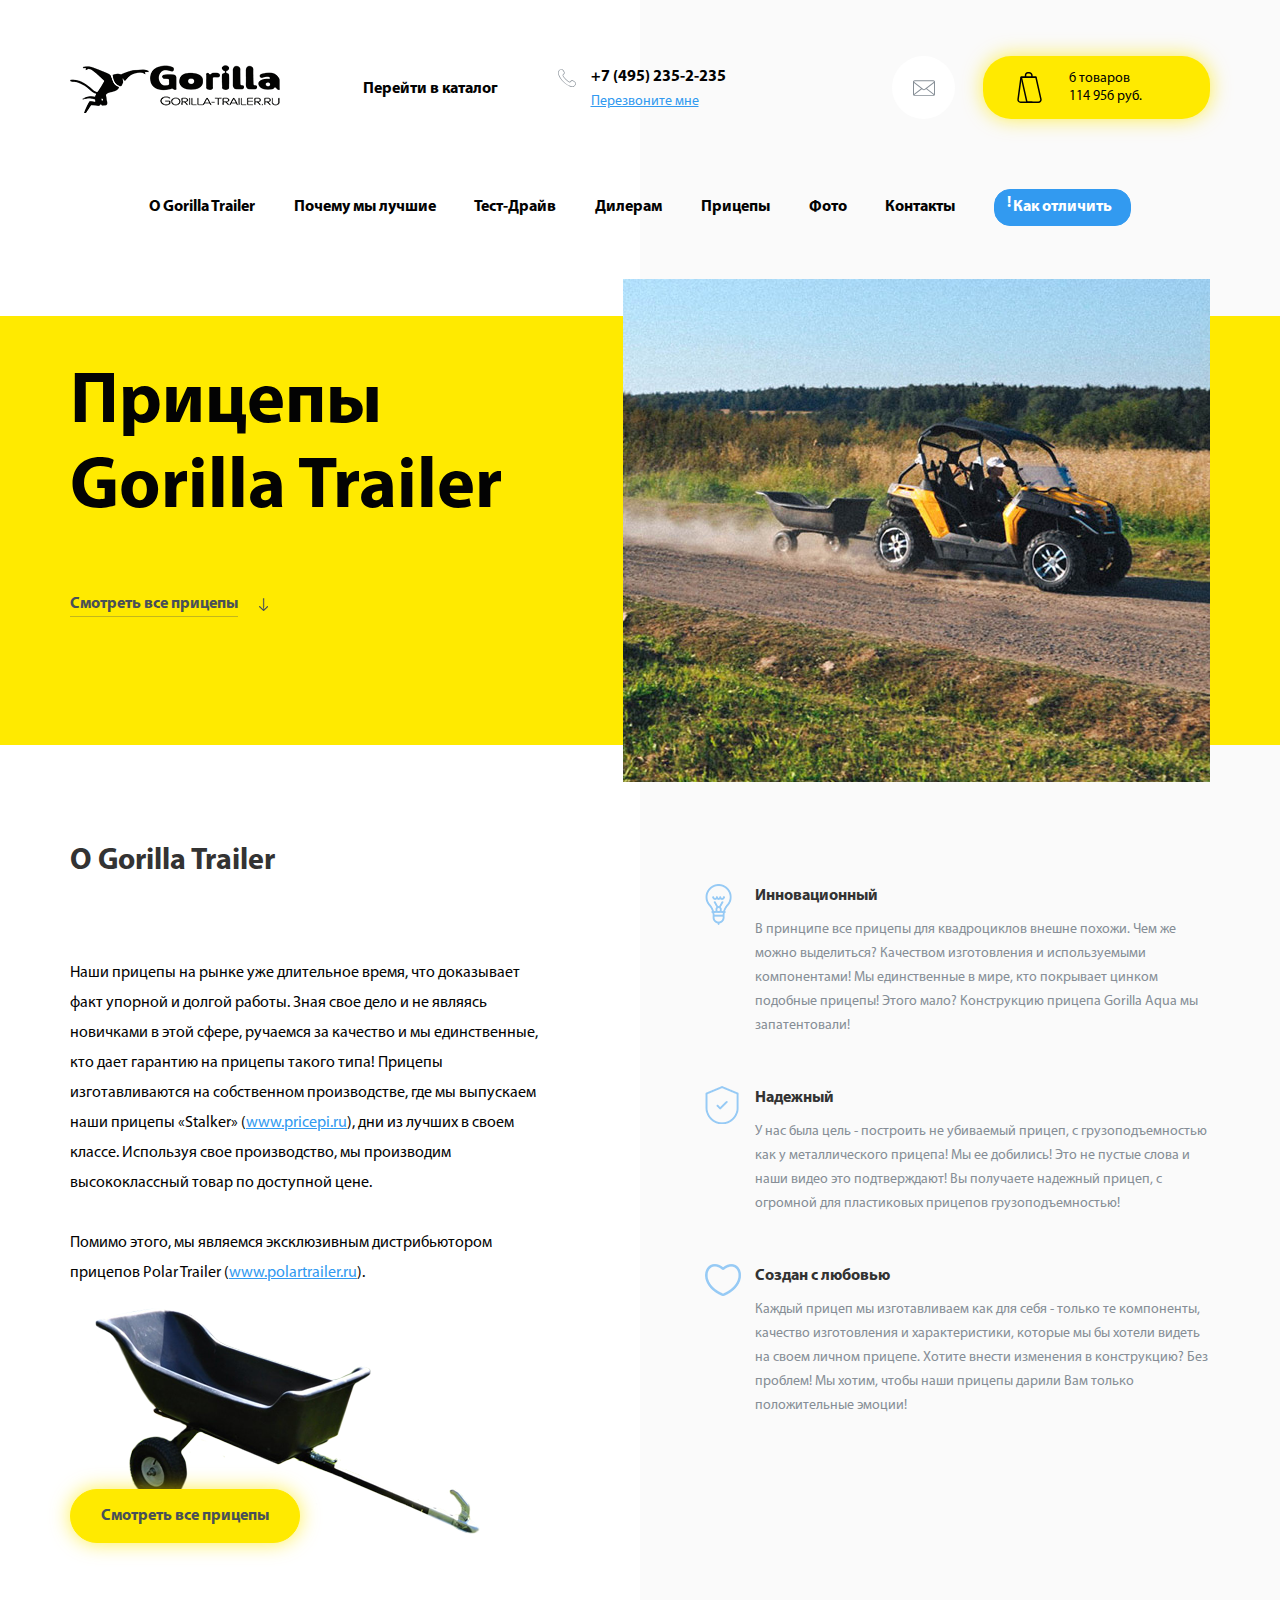
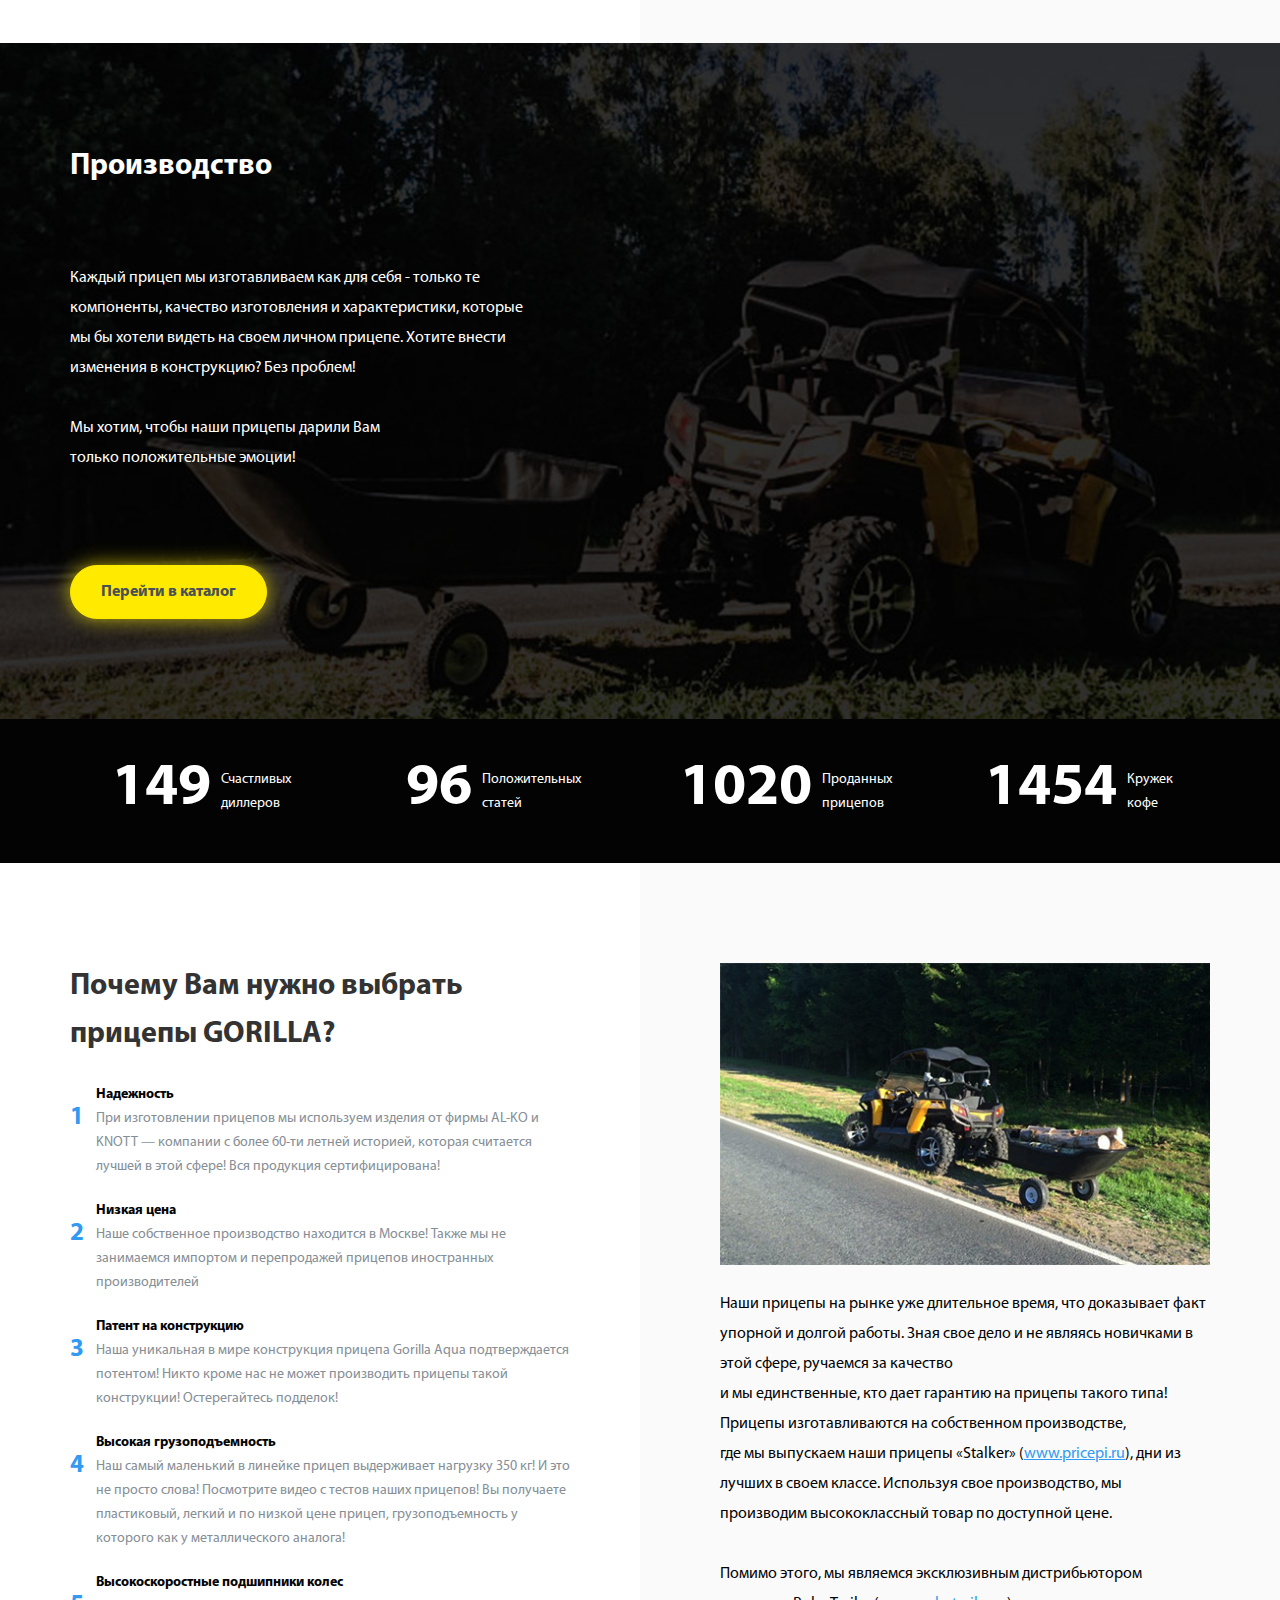
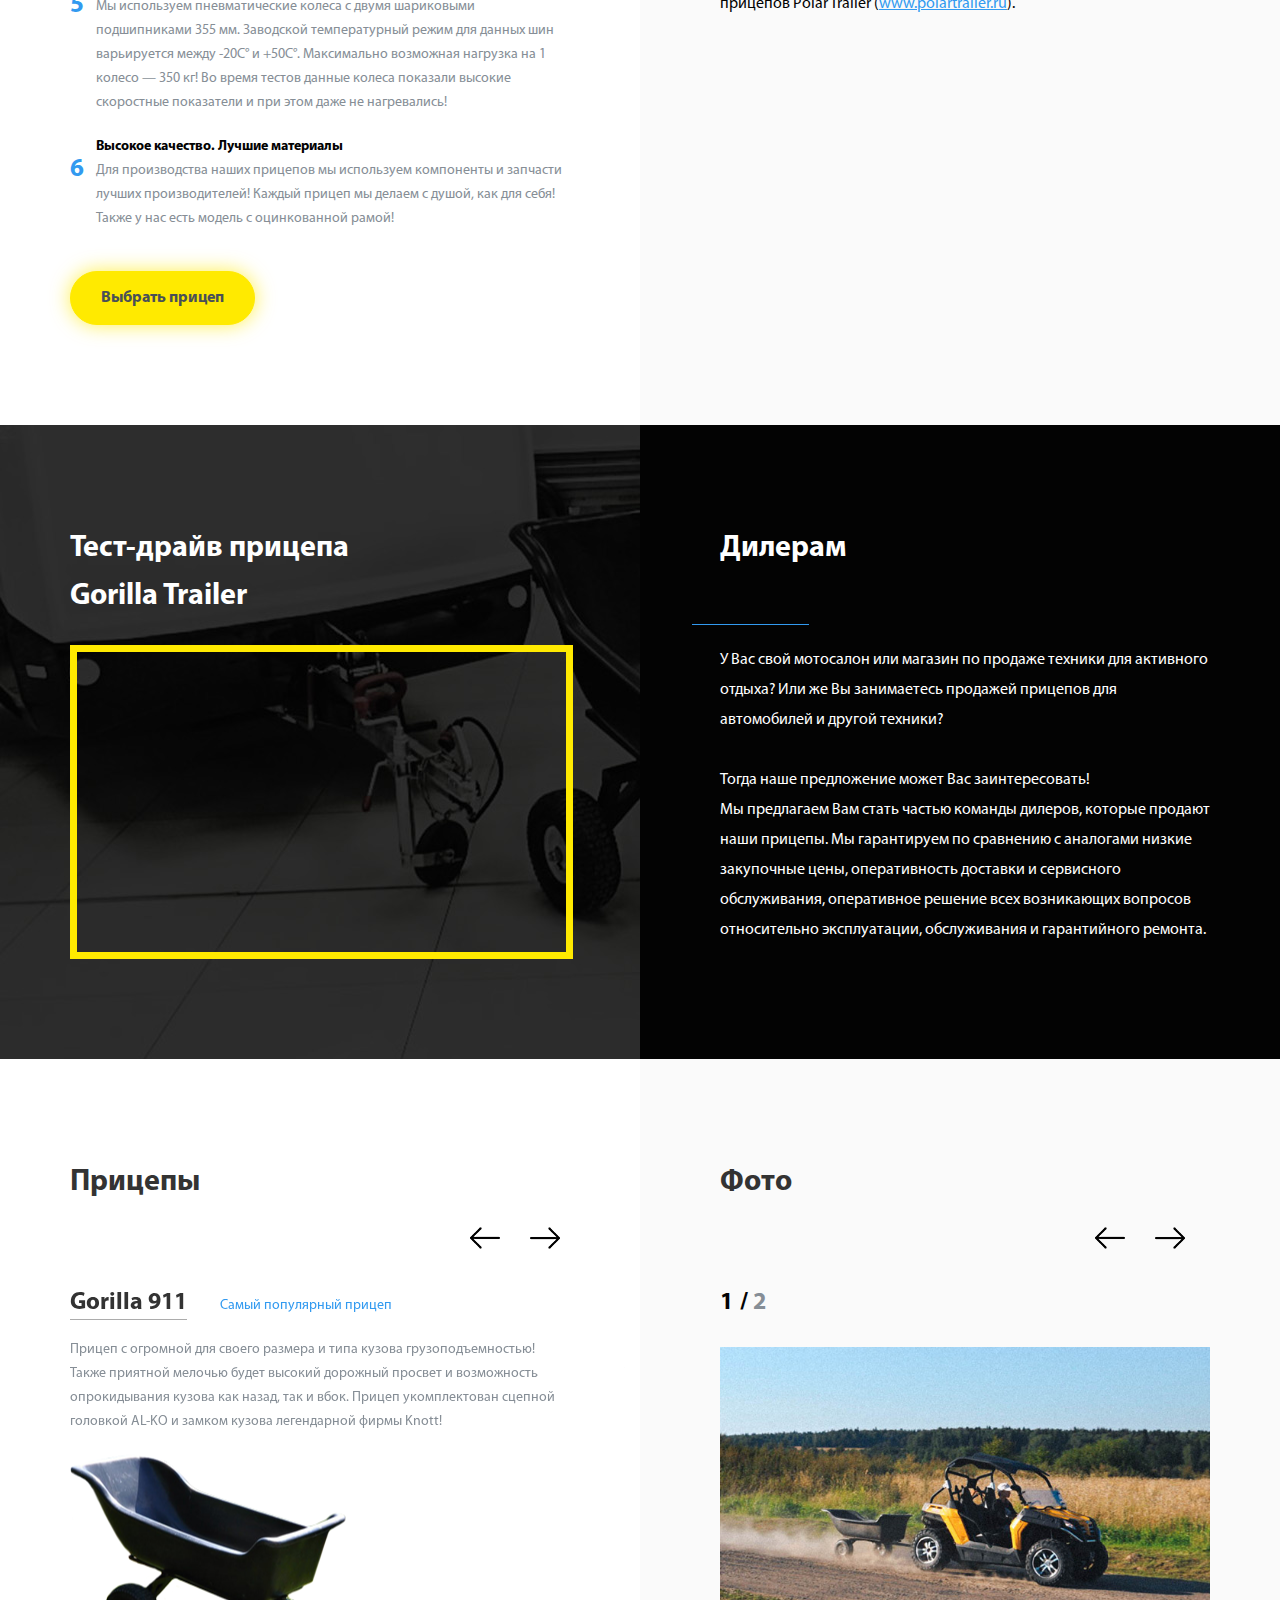
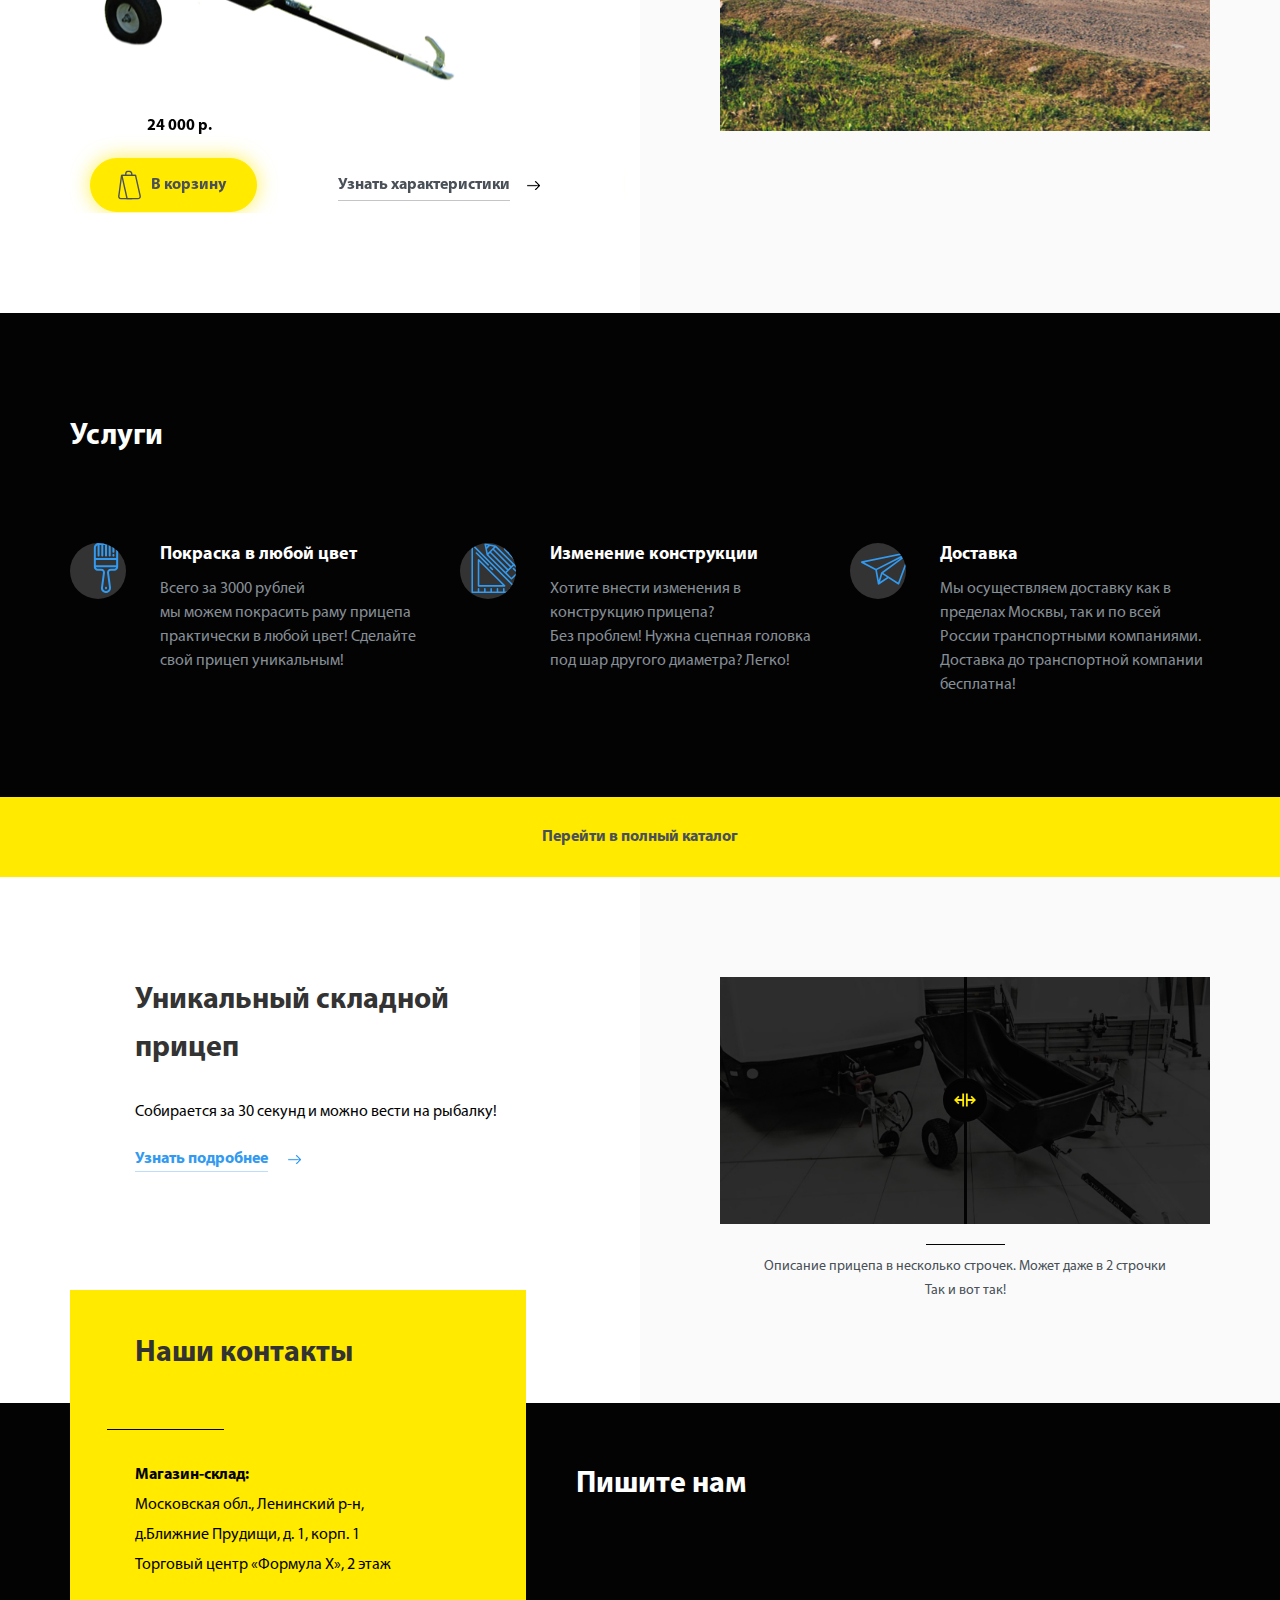
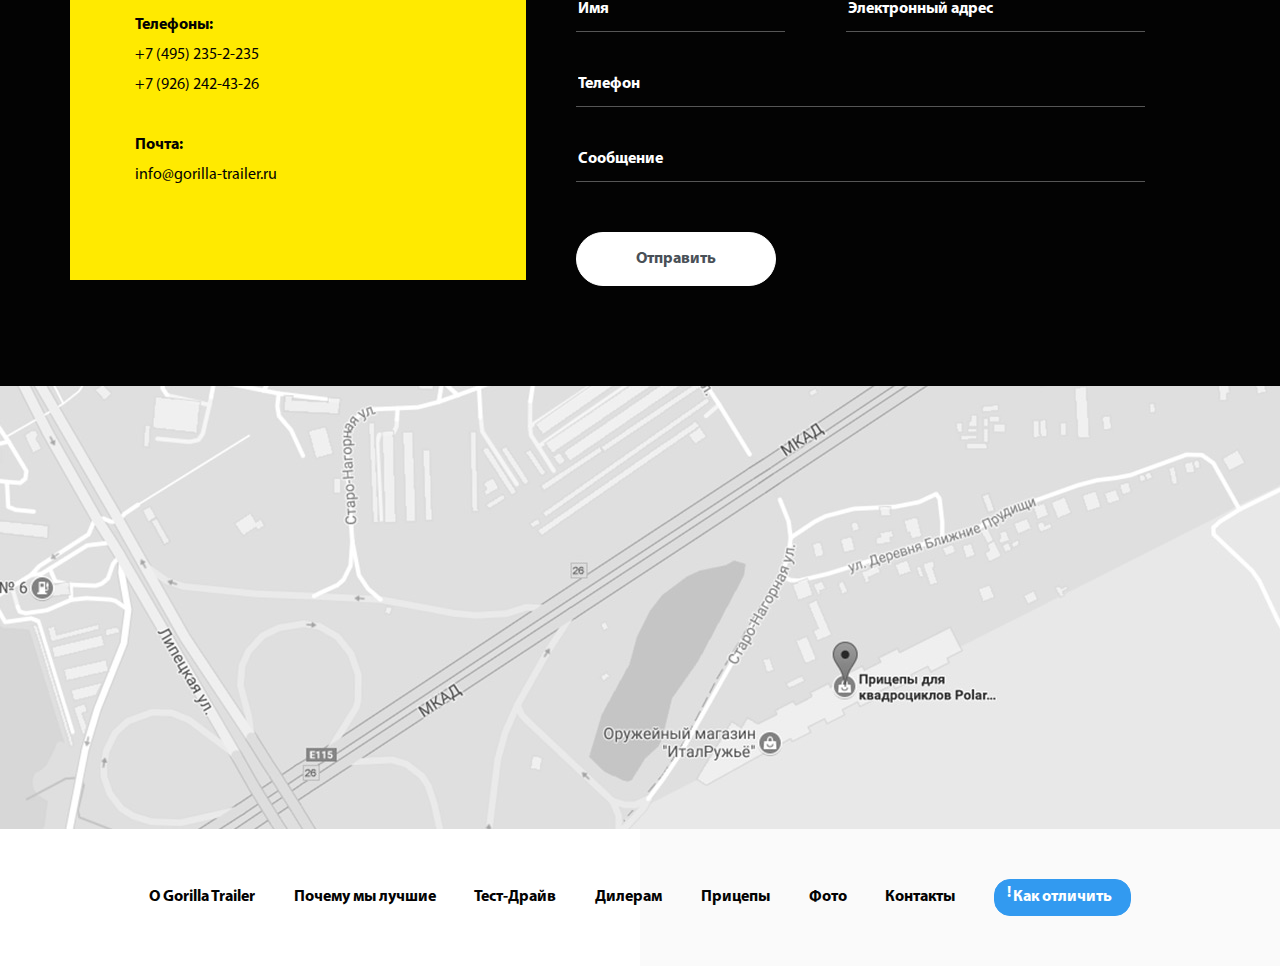
<file: app/index.html>
<!DOCTYPE html>
<html lang="ru">
<head>
	<meta charset="UTF-8">

	<title>Заголовок</title>

	<link rel="shortcut icon" href="img/favicon/favicon.ico" type="image/x-icon">
	<link rel="icon" href="img/favicon/apple-touch-icon.png">
	<link rel="icon" sizes="72x72" href="img/favicon/apple-touch-icon-72x72.png">
	<link rel="icon" sizes="114x114" href="img/favicon/apple-touch-icon-114x114.png">

	<meta http-equiv="X-UA-Compatible" content="IE=edge">
	<meta name="viewport" content="width=device-width, initial-scale=1">
	<!-- Styles -->
	<link rel="stylesheet" href="libs/bootstrap/bootstrap.min.css">
	<link rel="stylesheet" href="libs/OwlCarousel2/dist/assets/owl.carousel.min.css">
	<link rel="stylesheet" href="libs/OwlCarousel2/dist/assets/owl.theme.default.css">
	<link rel="stylesheet" href="libs/twentytwenty-master/css/twentytwenty.css">
	<link rel="stylesheet" href="libs/fancybox/dist/jquery.fancybox.min.css">
	<link rel="stylesheet" href="css/fonts.css">
	<link rel="stylesheet" href="css/main.css">
	<link rel="stylesheet" href="css/media.css">
	<!-- End_Styles -->
</head>
<body>
	<header class="header">
		<div class="container">
			<div class="row">
				<div class="col-lg-3 col-md-3 col-xs-6">
					<div class="header__h-logo">
						<a href="/" class="h-logo">
							<img src="img/header-logo.png" alt="logo" class="h-logo__img">
						</a>
					</div>
				</div>
				<div class="col-lg-2 col-md-2 hidden-sm hidden-xs">
					<div class="header__h-catalog">
						<a href="#" class="h-catalog">
							Перейти в каталог
						</a>
					</div>
				</div>
				<div class="col-lg-3 col-md-3 hidden-sm hidden-xs">
					<div class="header__h-phone">
						<div class="h-phone">
							<svg class="h-phone__icon" xmlns="http://www.w3.org/2000/svg" viewBox="0 0 29.731 29.731"><path d="M23.895 29.73c-1.237 0-2.73-.31-4.374-.93-3.6-1.357-7.52-4.04-11.034-7.555C4.97 17.73 2.286 13.81.928 10.208-.307 6.933-.31 4.245.92 3.015c.178-.177.358-.367.544-.563 1.123-1.18 2.392-2.51 4.074-2.45C6.698.05 7.82.77 8.97 2.202c3.398 4.225 1.866 5.73.093 7.477l-.313.31c-.29.29-.838 1.632 4.26 6.73 1.664 1.664 3.083 2.882 4.217 3.62.714.463 1.99 1.165 2.515.64l.315-.317c1.744-1.77 3.25-3.296 7.473.1 1.43 1.15 2.15 2.27 2.198 3.432.07 1.68-1.27 2.953-2.452 4.075-.195.186-.385.366-.562.542-.61.612-1.588.92-2.82.92zM5.418 1c-1.195 0-2.274 1.136-3.23 2.14-.19.203-.377.4-.56.582-.917.916-.824 3.323.236 6.134 1.31 3.472 3.913 7.266 7.33 10.683 3.416 3.414 7.208 6.017 10.68 7.326 2.812 1.062 5.22 1.152 6.134.237.183-.183.38-.37.58-.56 1.028-.976 2.193-2.082 2.142-3.31-.035-.842-.65-1.75-1.825-2.694-3.52-2.83-4.503-1.832-6.135-.177l-.32.323c-.78.78-2.047.608-3.767-.51-1.193-.776-2.667-2.038-4.38-3.75-4.23-4.23-5.583-6.82-4.26-8.147l.32-.316c1.66-1.632 2.66-2.617-.17-6.138C7.244 1.65 6.338 1.036 5.495 1h-.078z"/></svg>
							<div class="h-phone__number">
								+7 (495) 235-2-235
							</div>
							<a href="#callback" class="h-phone__callme">
								Перезвоните мне
							</a>
						</div>
					</div>
				</div>
				<div class="col-lg-4 col-md-4 col-xs-6">
					<div class="header__h-basket">
						<a href="#" class="h-basket">
							<svg class="h-basket__icon" xmlns="http://www.w3.org/2000/svg" viewBox="0 0 63 63"><path d="M49.56 63H26.315a1.5 1.5 0 0 1-1.464-1.17l-11.448-51A1.497 1.497 0 0 1 14.865 9h29.768a1.5 1.5 0 0 1 1.464 1.17l10.017 44.573a6.76 6.76 0 0 1-1.332 5.732A6.662 6.662 0 0 1 49.56 63zm-22.045-3H49.56c1.12 0 2.17-.51 2.88-1.4.728-.91 1-2.075.747-3.2L43.433 12H16.74l10.775 48z"/><path d="M36.512 63H13.437a6.687 6.687 0 0 1-5.032-2.3 6.796 6.796 0 0 1-1.625-5.382L12.85 10.3A1.5 1.5 0 0 1 14.338 9h30.175a1.5 1.5 0 0 1 0 3H15.65L9.75 55.72a3.806 3.806 0 0 0 .91 3.006A3.644 3.644 0 0 0 13.438 60h23.075a1.5 1.5 0 0 1 0 3z"/><path d="M36.44 11.5a1.5 1.5 0 0 1-1.5-1.5V6.99C34.94 4.863 32.763 3 30.77 3h-2.61c-1.978 0-3.223 1.827-3.223 3.99V10a1.5 1.5 0 0 1-3 0V6.99C21.94 3.2 24.557 0 28.16 0h2.61c3.653 0 7.167 3.2 7.167 6.99V10a1.5 1.5 0 0 1-1.5 1.5z"/></svg>
							<span class="h-basket__quantity">
								6 товаров
							</span>
							<span class="h-basket__price">
								114 956
							</span>
						</a>
					</div>
					<div class="header__h-letters">
						<a href="#" class="h-letters">
							<svg class="h-letters__icon" xmlns="http://www.w3.org/2000/svg" viewBox="0 0 524.184 524.184"><path d="M483.606 75.31H40.542C18.34 75.31 0 93.65 0 115.852v292.48c0 22.2 18.34 40.542 40.542 40.542h443.064c22.2 0 40.542-18.34 40.542-40.542v-292.48c.965-22.202-17.376-40.542-40.542-40.542zm-151.55 197.883L500.982 142.88v261.59L332.058 273.194zM41.507 99.443h442.1c7.72 0 14.478 5.79 16.41 12.548L276.07 285.74c-8.688 6.758-23.167 6.758-30.89 0L24.133 113.92c1.93-7.72 8.688-14.478 17.375-14.478zM24.133 404.47V144.81l166.994 129.348L24.132 404.47zm17.375 22.202c-1.93 0-3.86 0-4.826-.965l174.717-136.105 19.306 15.444c8.688 6.757 19.306 9.653 29.924 9.653 10.618 0 22.2-2.897 29.924-9.654l21.237-16.41 176.646 137.07c-1.93.965-2.896.965-4.826.965h-442.1z"/></svg>
						</a>
					</div>
					<div class="header__h-mobphone">
						<a href="#callback" class="h-mobphone">
							<svg class="h-mobphone__icon" xmlns="http://www.w3.org/2000/svg" viewBox="0 0 29.731 29.731"><path d="M23.895 29.73c-1.237 0-2.73-.31-4.374-.93-3.6-1.357-7.52-4.04-11.034-7.555C4.97 17.73 2.286 13.81.928 10.208-.307 6.933-.31 4.245.92 3.015c.178-.177.358-.367.544-.563 1.123-1.18 2.392-2.51 4.074-2.45C6.698.05 7.82.77 8.97 2.202c3.398 4.225 1.866 5.73.093 7.477l-.313.31c-.29.29-.838 1.632 4.26 6.73 1.664 1.664 3.083 2.882 4.217 3.62.714.463 1.99 1.165 2.515.64l.315-.317c1.744-1.77 3.25-3.296 7.473.1 1.43 1.15 2.15 2.27 2.198 3.432.07 1.68-1.27 2.953-2.452 4.075-.195.186-.385.366-.562.542-.61.612-1.588.92-2.82.92zM5.418 1c-1.195 0-2.274 1.136-3.23 2.14-.19.203-.377.4-.56.582-.917.916-.824 3.323.236 6.134 1.31 3.472 3.913 7.266 7.33 10.683 3.416 3.414 7.208 6.017 10.68 7.326 2.812 1.062 5.22 1.152 6.134.237.183-.183.38-.37.58-.56 1.028-.976 2.193-2.082 2.142-3.31-.035-.842-.65-1.75-1.825-2.694-3.52-2.83-4.503-1.832-6.135-.177l-.32.323c-.78.78-2.047.608-3.767-.51-1.193-.776-2.667-2.038-4.38-3.75-4.23-4.23-5.583-6.82-4.26-8.147l.32-.316c1.66-1.632 2.66-2.617-.17-6.138C7.244 1.65 6.338 1.036 5.495 1h-.078z"/></svg>
						</a>
					</div>
				</div>
			</div>
			<div class="row">
				<div class="col-lg-12">
					<div class="header__h-nav">
						<a href="#" class="h-nav__mobbtn">
							<svg class="h-nav__icon" xmlns="http://www.w3.org/2000/svg" width="16" height="16" viewBox="0 0 16 16"><path fill="#444" d="M0 1h16v3H0V1zM0 6h16v3H0V6zM0 11h16v3H0v-3z"/></svg>
						</a>
						<a href="#" class="h-catalog h-catalog-mob">
							Перейти в каталог
						</a>
						<ul class="h-nav">
							<li class="h-nav__item">
								<a href="#section1" class="h-nav__link">
									О Gorilla Trailer
								</a>
							</li>
							<li class="h-nav__item">
								<a href="#section2" class="h-nav__link">
									Почему мы лучшие
								</a>
							</li>
							<li class="h-nav__item">
								<a href="#section3" class="h-nav__link">
									Тест-Драйв
								</a>
							</li>
							<li class="h-nav__item">
								<a href="#section3" class="h-nav__link">
									Дилерам
								</a>
							</li>
							<li class="h-nav__item">
								<a href="#section4" class="h-nav__link">
									Прицепы
								</a>
							</li>
							<li class="h-nav__item">
								<a href="#section4" class="h-nav__link">
									Фото
								</a>
							</li>
							<li class="h-nav__item">
								<a href="#section5" class="h-nav__link">
									Контакты
								</a>
							</li>
							<li class="h-nav__item h-nav__item-last">
								<a href="#" class="h-nav__link">
									Как отличить
								</a>
							</li>
							<li class="h-nav__item h-nav__item-mob">
								<div class="header__h-letters">
									<a href="#" class="h-letters">
										<svg class="h-letters__icon" xmlns="http://www.w3.org/2000/svg" viewBox="0 0 524.184 524.184"><path d="M483.606 75.31H40.542C18.34 75.31 0 93.65 0 115.852v292.48c0 22.2 18.34 40.542 40.542 40.542h443.064c22.2 0 40.542-18.34 40.542-40.542v-292.48c.965-22.202-17.376-40.542-40.542-40.542zm-151.55 197.883L500.982 142.88v261.59L332.058 273.194zM41.507 99.443h442.1c7.72 0 14.478 5.79 16.41 12.548L276.07 285.74c-8.688 6.758-23.167 6.758-30.89 0L24.133 113.92c1.93-7.72 8.688-14.478 17.375-14.478zM24.133 404.47V144.81l166.994 129.348L24.132 404.47zm17.375 22.202c-1.93 0-3.86 0-4.826-.965l174.717-136.105 19.306 15.444c8.688 6.757 19.306 9.653 29.924 9.653 10.618 0 22.2-2.897 29.924-9.654l21.237-16.41 176.646 137.07c-1.93.965-2.896.965-4.826.965h-442.1z"/></svg>
									</a>
								</div>
								<div class="header__h-phone">
									<div class="h-phone">
										<svg class="h-phone__icon" xmlns="http://www.w3.org/2000/svg" viewBox="0 0 29.731 29.731"><path d="M23.895 29.73c-1.237 0-2.73-.31-4.374-.93-3.6-1.357-7.52-4.04-11.034-7.555C4.97 17.73 2.286 13.81.928 10.208-.307 6.933-.31 4.245.92 3.015c.178-.177.358-.367.544-.563 1.123-1.18 2.392-2.51 4.074-2.45C6.698.05 7.82.77 8.97 2.202c3.398 4.225 1.866 5.73.093 7.477l-.313.31c-.29.29-.838 1.632 4.26 6.73 1.664 1.664 3.083 2.882 4.217 3.62.714.463 1.99 1.165 2.515.64l.315-.317c1.744-1.77 3.25-3.296 7.473.1 1.43 1.15 2.15 2.27 2.198 3.432.07 1.68-1.27 2.953-2.452 4.075-.195.186-.385.366-.562.542-.61.612-1.588.92-2.82.92zM5.418 1c-1.195 0-2.274 1.136-3.23 2.14-.19.203-.377.4-.56.582-.917.916-.824 3.323.236 6.134 1.31 3.472 3.913 7.266 7.33 10.683 3.416 3.414 7.208 6.017 10.68 7.326 2.812 1.062 5.22 1.152 6.134.237.183-.183.38-.37.58-.56 1.028-.976 2.193-2.082 2.142-3.31-.035-.842-.65-1.75-1.825-2.694-3.52-2.83-4.503-1.832-6.135-.177l-.32.323c-.78.78-2.047.608-3.767-.51-1.193-.776-2.667-2.038-4.38-3.75-4.23-4.23-5.583-6.82-4.26-8.147l.32-.316c1.66-1.632 2.66-2.617-.17-6.138C7.244 1.65 6.338 1.036 5.495 1h-.078z"/></svg>
										<div class="h-phone__number">
											+7 (495) 235-2-235
										</div>
										<a href="#callback" class="h-phone__callme">
											Перезвоните мне
										</a>
									</div>
								</div>
							</li>
						</ul>
					</div>
				</div>
			</div>
		</div>
	</header>
	<div class="content">
		<div class="content__section content__section-yellow">
			<div class="container">
				<div class="row">
					<div class="col-lg-5 col-md-5">
						<div class="content__c-caption">
							<div class="c-caption c-caption-left">
								<h2 class="c-caption__title">
									Прицепы<br>Gorilla Trailer
								</h2>
								<a href="#section4" class="c-caption__anchor">
									Смотреть все прицепы
								</a>
							</div>
						</div>
					</div>
					<div class="col-lg-7 col-md-7">
						<div class="content__c-caption">
							<div class="c-caption c-caption-right">
								<img src="img/c-caption.jpg" alt="" class="c-caption__img">
							</div>
						</div>
					</div>
				</div>
			</div>
		</div>
		<div class="content__section content__section-first" id="section1">
			<div class="container">
				<div class="row">
					<div class="col-lg-6 col-md-6">
						<div class="container__c-aboutGT">
							<div class="aboutGT aboutGT-left">
								<h2 class="aboutGT__title">
									О Gorilla Trailer
								</h2><br>
								<p class="aboutGT__description">
									Наши прицепы на рынке уже длительное время, что доказывает факт упорной и долгой работы. Зная свое дело и не являясь новичками в этой сфере, ручаемся за качество и мы единственные, кто дает гарантию на прицепы такого типа! Прицепы изготавливаются на собственном производстве, где мы выпускаем наши прицепы «Stalker» (<a href="#">www.pricepi.ru</a>), дни из лучших в своем классе. Используя свое производство, мы производим высококлассный товар по доступной цене.<br><br>Помимо этого, мы являемся эксклюзивным дистрибьютором прицепов Polar Trailer (<a href="#">www.polartrailer.ru</a>).
								</p><br>
								<div style="text-align: left; padding-left: 25px;">
									<img src="img/tel-g.png" alt="" class="aboutGT__img">
								</div>
								<a href="#" class="btn aboutGT__btn">
									Смотреть все прицепы
								</a>
							</div>
						</div>
					</div>
					<div class="col-lg-6 col-md-6">
						<div class="container__c-aboutGT">
							<div class="aboutGT aboutGT-right">
								<div class="aboutGT__item" style="background-image: url(img/icons/lamp.png);">
									<b class="aboutGT__subtitle">
										Инновационный
									</b>
									<p class="aboutGT__subdescription">
										В принципе все прицепы для квадроциклов внешне похожи. Чем же можно выделиться? Качеством изготовления и используемыми компонентами! Мы единственные в мире, кто покрывает цинком подобные прицепы! Этого мало? Конструкцию прицепа Gorilla Aqua мы запатентовали!
									</p>
								</div>
								<div class="aboutGT__item" style="background-image: url(img/icons/nad.png);">
									<b class="aboutGT__subtitle">
										Надежный
									</b>
									<p class="aboutGT__subdescription">
										У нас была цель - построить не убиваемый прицеп, с грузоподъемностью как у металлического прицепа! Мы ее добились! Это не пустые слова и наши видео это подтверждают! Вы получаете надежный прицеп, с огромной для пластиковых прицепов грузоподъемностью!
									</p>
								</div>
								<div class="aboutGT__item" style="background-image: url(img/icons/love.png);">
									<b class="aboutGT__subtitle">
										Создан с любовью
									</b>
									<p class="aboutGT__subdescription">
										Каждый прицеп мы изготавливаем как для себя - только те компоненты, качество изготовления и характеристики, которые мы бы хотели видеть на своем личном прицепе. Хотите внести изменения в конструкцию? Без проблем! Мы хотим, чтобы наши прицепы дарили Вам только положительные эмоции!
									</p>
								</div>
							</div>
						</div>
					</div>
				</div>
			</div>
		</div>
		<div class="content__section content__section-second" style="background-image: url(img/manufacture.jpg);">
			<div class="container">
				<div class="row">
					<div class="col-lg-5 col-md-6 col-sm-6 col-xs-12">
						<div class="content__c-manufacture">
							<div class="c-manufacture">
								<h2 class="aboutGT__title c-manufacture__title">
									Производство
								</h2><br>
								<p class="aboutGT__description c-manufacture__description">
									Каждый прицеп мы изготавливаем как для себя - только те компоненты, качество изготовления и характеристики, которые мы бы хотели видеть на своем личном прицепе. Хотите внести изменения в конструкцию? Без проблем!<br><br>Мы хотим, чтобы наши прицепы дарили Вам<br>только положительные эмоции!
								</p>
								<a href="#" class="btn c-manufacture__button">
									Перейти в каталог
								</a>
							</div>
						</div>
					</div>
				</div>
			</div>
			<div class="c-manufacture__line">
				<div class="container">
					<div class="row">
						<div class="col-lg-3 col-md-3">
							<div class="c-manufacture__item">
								<div class="c-manufacture__quantity">
									149
								</div>
								<div class="c-manufacture__subtitle">
									Счастливых<br>диллеров
								</div>
							</div>
						</div>
						<div class="col-lg-3 col-md-3">
							<div class="c-manufacture__item">
								<div class="c-manufacture__quantity">
									96
								</div>
								<div class="c-manufacture__subtitle">
									Положительных<br>статей
								</div>
							</div>
						</div>
						<div class="col-lg-3 col-md-3">
							<div class="c-manufacture__item">
								<div class="c-manufacture__quantity">
									1020
								</div>
								<div class="c-manufacture__subtitle">
									Проданных<br>прицепов
								</div>
							</div>
						</div>
						<div class="col-lg-3 col-md-3">
							<div class="c-manufacture__item">
								<div class="c-manufacture__quantity">
									1454
								</div>
								<div class="c-manufacture__subtitle">
									Кружек<br>кофе
								</div>
							</div>
						</div>
					</div>
				</div>
			</div>
		</div>
		<div class="content__section content__section-third" id="section2">
			<div class="container">
				<div class="row">
					<div class="col-md-6">
						<div class="copntainer__c-why">
							<div class="c-why c-why-left">
								<h2 class="aboutGT__title c-why__title">
									Почему Вам нужно выбрать прицепы GORILLA?
								</h2><br>
								<ol class="c-why__list">
									<li class="c-why__item">
										<div class="c-why__num">
											1
										</div>
										<b class="c-why__subtitle">
											Надежность
										</b>
										<p class="c-why__subdescription">
											При изготовлении прицепов мы используем изделия от фирмы AL-KO и KNOTT — компании с более 60-ти летней историей, которая считается лучшей в этой сфере! Вся продукция сертифицирована!
										</p>
									</li>
									<li class="c-why__item">
										<div class="c-why__num">
											2
										</div>
										<b class="c-why__subtitle">
											Низкая цена
										</b>
										<p class="c-why__subdescription">
											Наше собственное производство находится в Москве! Также мы не занимаемся импортом и перепродажей прицепов иностранных производителей
										</p>
									</li>
									<li class="c-why__item">
										<div class="c-why__num">
											3
										</div>
										<b class="c-why__subtitle">
											Патент на конструкцию
										</b>
										<p class="c-why__subdescription">
											Наша уникальная в мире конструкция прицепа Gorilla Aqua подтверждается потентом! Никто кроме нас не может производить прицепы такой конструкции! Остерегайтесь подделок!
										</p>
									</li>
									<li class="c-why__item">
										<div class="c-why__num">
											4
										</div>
										<b class="c-why__subtitle">
											Высокая грузоподъемность
										</b>
										<p class="c-why__subdescription">
											Наш самый маленький в линейке прицеп выдерживает нагрузку 350 кг! И это не просто слова! Посмотрите видео с тестов наших прицепов! Вы получаете пластиковый, легкий и по низкой цене прицеп, грузоподъемность у которого как у металлического аналога!
										</p>
									</li>
									<li class="c-why__item">
										<div class="c-why__num">
											5
										</div>
										<b class="c-why__subtitle">
											Высокоскоростные подшипники колес
										</b>
										<p class="c-why__subdescription">
											Мы используем пневматические колеса с двумя шариковыми подшипниками 355 мм. Заводской температурный режим для данных шин варьируется между -20С° и +50С°. Максимально возможная нагрузка на 1 колесо — 350 кг! Во время тестов данные колеса показали высокие скоростные показатели и при этом даже не нагревались!
										</p>
									</li>
									<li class="c-why__item">
										<div class="c-why__num">
											6
										</div>
										<b class="c-why__subtitle">
											Высокое качество. Лучшие материалы
										</b>
										<p class="c-why__subdescription">
											Для производства наших прицепов мы используем компоненты и запчасти лучших производителей! Каждый прицеп мы делаем с душой, как для себя! Также у нас есть модель с оцинкованной рамой!
										</p>
									</li>
								</ol>
								<a href="#" class="btn c-why__button">
									Выбрать прицеп
								</a>
							</div>
						</div>
					</div>
					<div class="col-md-6">
						<div class="copntainer__c-why">
							<div class="c-why c-why-right">
								<img src="img/c-why.jpg" alt="" class="c-why__img">
								<p class="aboutGT__description c-why__description">
									Наши прицепы на рынке уже длительное время, что доказывает факт упорной и долгой работы. Зная свое дело и не являясь новичками в этой сфере, ручаемся за качество<br>и мы единственные, кто дает гарантию на прицепы такого типа! Прицепы изготавливаются на собственном производстве,<br>где мы выпускаем наши прицепы «Stalker» (<a href="#">www.pricepi.ru</a>), дни из лучших в своем классе. Используя свое производство, мы производим высококлассный товар по доступной цене.<br><br>Помимо этого, мы являемся эксклюзивным дистрибьютором прицепов Polar Trailer (<a href="#">www.polartrailer.ru</a>).
								</p>
							</div>
						</div>
					</div>
				</div>
			</div>
		</div>
		<div class="content__section content__section-fourth" style="background-image: url(img/c-dealers.jpg);" id="section3">
			<div class="c-dealers__patent">
				<div class="container">
					<div class="row">
						<div class="col-md-6 col-md-offset-6">
							<div class="c-dealers__wrapper">
								<span class="c-dealers__info">«Мы имеем патент на один из прицепов.<br>
								А так же авторское заключение.»</span>
							</div>
						</div>
					</div>
				</div>
			</div>
			<div class="container">
				<div class="row">
					<div class="col-lg-6 col-lg-push-6 col-md-6 col-md-push-6">
						<div class="container__c-dealers">
							<div class="c-dealers c-dealers-right c-why-right">
								<h2 class="aboutGT__title c-manufacture__title c-dealers__title">
									Дилерам
								</h2><br>
								<p class="aboutGT__description c-dealers__description">
									У Вас свой мотосалон или магазин по продаже техники для активного отдыха? Или же Вы занимаетесь продажей прицепов для автомобилей и другой техники?<br><br>Тогда наше предложение может Вас заинтересовать!<br>Мы предлагаем Вам стать частью команды дилеров, которые продают наши прицепы. Мы гарантируем по сравнению с аналогами низкие закупочные цены, оперативность доставки и сервисного обслуживания, оперативное решение всех возникающих вопросов относительно эксплуатации, обслуживания и гарантийного ремонта. 
							</div>
						</div>
					</div>
					<div class="col-lg-6 col-lg-pull-6 col-md-6 col-md-pull-6">
						<div class="container__c-dealers">
							<div class="c-dealers c-dealers-left c-why-left">
								<h2 class="aboutGT__title c-manufacture__title">
									Тест-драйв прицепа<br>Gorilla Trailer
								</h2><br>
								<div class="c-dealers__video">
									<iframe width="560" height="315" src="https://www.youtube.com/embed/OKQ85j46p0g?rel=0&amp;controls=0&amp;showinfo=0" frameborder="0" allowfullscreen></iframe>
								</div>
							</div>
						</div>
					</div>
				</div>
			</div>
		</div>
		<div class="content__section content__section-fifth" id="section4">
			<div class="container">
				<div class="row">
					<div class="col-md-6">
						<div class="content__c-trailers">
							<div class="c-trailers">
								<h2 class="aboutGT__title c-why__title">
									Прицепы
								</h2><br>
								<div class="c-trailers__slider owl-carousel">
									<div class="c-trailers__item">
										<a href="#" class="c-trailers__subtitle">
											Gorilla 911
										</a>
										<span class="c-trailers__mark">
											Самый популярный прицеп
										</span>
										<p class="c-trailers__description">
											Прицеп с огромной для своего размера и типа кузова грузоподъемностью! Также приятной мелочью будет высокий дорожный просвет и возможность опрокидывания кузова как назад, так и вбок. Прицеп укомплектован сцепной головкой AL-KO и замком кузова легендарной фирмы Knott!
										</p>
										<div class="c-trailers__photo">
											<img src="img/tel-g.png" alt="" class="c-trailers__img">
										</div>
										<div class="c-trailers__price">
											24 000
										</div>
										<div class="c-trailers__bottom">
											<a href="#" class="btn c-trailers__button">
												<svg xmlns="http://www.w3.org/2000/svg" viewBox="0 0 63 63"><path d="M49.56 63H26.315a1.5 1.5 0 0 1-1.464-1.17l-11.448-51A1.497 1.497 0 0 1 14.865 9h29.768a1.5 1.5 0 0 1 1.464 1.17l10.017 44.573a6.76 6.76 0 0 1-1.332 5.732A6.662 6.662 0 0 1 49.56 63zm-22.045-3H49.56c1.12 0 2.17-.51 2.88-1.4.728-.91 1-2.075.747-3.2L43.433 12H16.74l10.775 48z"/><path d="M36.512 63H13.437a6.687 6.687 0 0 1-5.032-2.3 6.796 6.796 0 0 1-1.625-5.382L12.85 10.3A1.5 1.5 0 0 1 14.338 9h30.175a1.5 1.5 0 0 1 0 3H15.65L9.75 55.72a3.806 3.806 0 0 0 .91 3.006A3.644 3.644 0 0 0 13.438 60h23.075a1.5 1.5 0 0 1 0 3z"/><path d="M36.44 11.5a1.5 1.5 0 0 1-1.5-1.5V6.99C34.94 4.863 32.763 3 30.77 3h-2.61c-1.978 0-3.223 1.827-3.223 3.99V10a1.5 1.5 0 0 1-3 0V6.99C21.94 3.2 24.557 0 28.16 0h2.61c3.653 0 7.167 3.2 7.167 6.99V10a1.5 1.5 0 0 1-1.5 1.5z"/></svg>
												В корзину
											</a>
											<div class="c-trailers__info-wpi">
												<a href="#" class="c-trailers__info">
													Узнать характеристики
												</a>
											</div>
										</div>
									</div>
									<div class="c-trailers__item">
										<a href="#" class="c-trailers__subtitle">
											Gorilla 1500
										</a>
										<span class="c-trailers__mark">
											Самый популярный прицеп
										</span>
										<p class="c-trailers__description">
											Прицеп с огромной для своего размера и типа кузова грузоподъемностью! Также приятной мелочью будет высокий дорожный просвет и возможность опрокидывания кузова как назад, так и вбок. Прицеп укомплектован сцепной головкой AL-KO и замком кузова легендарной фирмы Knott!
										</p>
										<div class="c-trailers__photo">
											<img src="img/tel-g.png" alt="" class="c-trailers__img">
										</div>
										<div class="c-trailers__price">
											24 000
										</div>
										<div class="c-trailers__bottom">
											<a href="#" class="btn c-trailers__button">
												В корзину
											</a>
											<a href="#" class="c-trailers__info">
												Узнать характеристики
											</a>
										</div>
									</div>
								</div>
							</div>
						</div>
					</div>
					<div class="col-md-6">
						<div class="content__c-photos">
							<div class="c-photos">
								<h2 class="aboutGT__title c-why__title">
									Фото
								</h2><br>
								<span class="c-photos__count">
									<span>1</span> 2
								</span><br>
								<div class="c-photos__slider owl-carousel">
									<div class="c-photos__item">
										<img src="img/c-caption.jpg" alt="" class="c-photos__img">
									</div>
									<div class="c-photos__item">
										<img src="img/c-dealers.jpg" alt="" class="c-photos__img">
									</div>
								</div>
							</div>
						</div>
					</div>
				</div>
			</div>
		</div>
		<div class="content__section content__section-sixth">
			<div class="container">
				<div class="row">
					<div class="col-md-12">
						<div class="container__c-services">
							<div class="c-services">
								<h2 class="aboutGT__title c-manufacture__title">
									Услуги
								</h2><br>
							</div>
						</div>
					</div>
				</div>
				<div class="row">
					<div class="col-md-4">
						<div class="container__c-services">
							<div class="c-services">
								<div class="c-services__item">
									<i class="c-services__icon">
										<svg xmlns="http://www.w3.org/2000/svg" viewBox="0 0 512 512"><path d="M331.842 0H180.157c-26.74 0-48.496 21.755-48.496 48.496v197.492c0 20.805 16.928 37.733 37.734 37.733h37.624c5.328 0 10.195 2.21 13.704 6.218 3.51 4.01 5.053 9.125 4.346 14.406l-19.995 149.46a51.382 51.382 0 0 0 89.59 40.65 51.375 51.375 0 0 0 12.262-40.65l-19.992-149.46c-.707-5.282.836-10.398 4.345-14.407 3.51-4.01 8.376-6.217 13.704-6.217h37.624c20.805 0 37.733-16.928 37.733-37.733V48.497C380.337 21.754 358.582 0 331.84 0zm10.763 263.323H304.98a38.61 38.61 0 0 0-38.266 43.727l19.994 149.46a30.98 30.98 0 0 1-54.023 24.512 30.98 30.98 0 0 1-7.394-24.51l19.996-149.462a38.61 38.61 0 0 0-38.267-43.727h-37.625c-8.644 0-15.83-6.36-17.126-14.645h207.46c-1.295 8.285-8.48 14.645-17.125 14.645zm17.335-35.043H152.06v-53.693h207.88v53.693zm0-74.092H152.06V48.496c0-11.8 7.315-21.918 17.647-26.074v104.92c0 5.633 4.566 10.2 10.2 10.2s10.198-4.567 10.198-10.2V20.4h17.65v106.944c0 5.632 4.565 10.2 10.198 10.2s10.2-4.568 10.2-10.2V20.398H245.8v106.944c0 5.632 4.566 10.2 10.2 10.2 5.63 0 10.198-4.568 10.198-10.2V20.398h17.65v106.944c0 5.632 4.566 10.2 10.198 10.2s10.2-4.568 10.2-10.2V20.398h17.647v69.898c0 5.632 4.567 10.2 10.2 10.2 5.63 0 10.198-4.568 10.198-10.2V22.42c10.333 4.156 17.65 14.275 17.65 26.075v105.693z"/><path d="M332.092 112.137c-5.632 0-10.2 4.567-10.2 10.2v5.005c0 5.632 4.568 10.2 10.2 10.2s10.2-4.568 10.2-10.2v-5.006c0-5.632-4.567-10.2-10.2-10.2zM256 447.548c-5.634 0-10.2 4.567-10.2 10.2v5.005c0 5.632 4.566 10.2 10.2 10.2 5.63 0 10.198-4.568 10.198-10.2v-5.006c0-5.632-4.566-10.2-10.2-10.2z"/></svg>
									</i>
									<b class="c-services__subtitle">
										Покраска в любой цвет
									</b>
									<p class="c-services__description">
										Всего за 3000 рублей<br>мы можем покрасить раму прицепа практически в любой цвет! Сделайте свой прицеп уникальным!
									</p>
								</div>
							</div>
						</div>
					</div>
					<div class="col-md-4">
						<div class="container__c-services">
							<div class="c-services">
								<div class="c-services__item">
									<i class="c-services__icon">
										<svg xmlns="http://www.w3.org/2000/svg" viewBox="0 0 512.002 512.002"><path d="M505.327 498.2L18.104 10.977a8.087 8.087 0 0 0-13.8 5.717v487.223a8.084 8.084 0 0 0 8.083 8.085h487.226a8.084 8.084 0 0 0 5.714-13.802zm-96.8-2.367v-26.41a8.084 8.084 0 0 0-8.085-8.084 8.084 8.084 0 0 0-8.084 8.083v26.41H343.85v-26.41a8.084 8.084 0 0 0-8.084-8.084 8.084 8.084 0 0 0-8.084 8.083v26.41h-48.507v-26.41a8.084 8.084 0 0 0-8.084-8.084 8.084 8.084 0 0 0-8.083 8.083v26.41H214.5v-26.41a8.084 8.084 0 0 0-16.168 0v26.408h-48.507v-26.41a8.084 8.084 0 0 0-16.168 0v26.41H85.15v-26.41a8.084 8.084 0 0 0-16.168 0v26.408H20.472V36.212l459.62 459.62h-71.566z"/><path d="M350.096 433.514L82.77 167.107a8.085 8.085 0 0 0-13.79 5.727V439.24a8.084 8.084 0 0 0 8.083 8.085H344.39a8.085 8.085 0 0 0 5.706-13.81zm-264.948-2.358V192.304l239.676 238.852H85.148zM181.95 217.94L61.22 97.21a8.085 8.085 0 0 0-11.43 11.435l120.727 120.728a8.06 8.06 0 0 0 5.716 2.367 8.086 8.086 0 0 0 5.716-13.8zM225.066 265.368l-21.56-21.56a8.085 8.085 0 0 0-11.43 11.435l21.558 21.56c1.578 1.577 3.648 2.366 5.716 2.366s4.138-.79 5.716-2.368a8.086 8.086 0 0 0 0-11.434zM505.33 275.584l-60.98-60.974L257.785 28.043l-.014-.014-.023-.024c-.038-.038-.08-.068-.116-.105a8.3 8.3 0 0 0-.47-.426c-.073-.06-.15-.112-.225-.17-.136-.102-.27-.207-.414-.303-.1-.066-.204-.124-.306-.187-.122-.074-.243-.15-.37-.22-.126-.067-.255-.124-.384-.183-.11-.052-.217-.107-.33-.153a6.916 6.916 0 0 0-.475-.172c-.092-.03-.18-.067-.273-.096a8.12 8.12 0 0 0-.596-.152c-.058-.013-.113-.03-.172-.043l-.036-.008c-.003 0-.006 0-.01-.002L147.01 4.475c-.298-.064-.6-.11-.907-.14-.043-.004-.085-.004-.127-.008-.07-.005-.14-.006-.208-.01-.148-.01-.294-.022-.443-.02-.1 0-.197.008-.296.01a9.31 9.31 0 0 0-.24.014c-.042.004-.084.004-.125.007-.04.003-.078.002-.117.006-.166.016-.33.043-.493.07-.06.01-.12.016-.18.027a8.037 8.037 0 0 0-1.78.54c-.046.02-.093.045-.14.067-.163.074-.326.15-.483.234-.067.038-.13.08-.195.117-.068.04-.135.08-.202.122-.09.054-.182.106-.27.165-.094.064-.182.135-.274.203l-.055.042c-.053.04-.108.077-.16.117-.046.037-.094.07-.138.108-.076.06-.143.13-.217.194-.124.11-.25.22-.368.336-.048.048-.092.1-.138.15a8.46 8.46 0 0 0-.39.435c-.025.03-.045.064-.07.094 0 0 0 .002-.002.003-.043.055-.084.11-.126.167-.092.12-.183.24-.268.368-.01.014-.017.03-.027.044-.04.064-.077.13-.117.194-.04.065-.08.128-.117.193-.045.08-.094.155-.137.236-.014.023-.024.048-.035.07a7.142 7.142 0 0 0-.18.375c-.023.05-.05.096-.07.144-.015.035-.033.07-.05.105a8.047 8.047 0 0 0-.278.776c-.003.013-.005.026-.01.038-.083.277-.15.562-.202.848-.014.074-.023.15-.034.225-.022.15-.05.3-.063.45-.008.083-.008.163-.013.245-.006.088-.01.176-.014.264-.003.093-.01.186-.01.28 0 .144.01.287.018.43.004.077.005.152.012.23.003.042.004.085.008.128.03.294.072.584.133.87l21.317 106.583.005.03.005.025c.03.153.072.3.11.45.045.17.095.34.15.506.05.155.1.31.16.46.037.087.08.173.117.26.064.144.127.288.198.427.043.085.093.167.14.25a7.078 7.078 0 0 0 .398.644 7.914 7.914 0 0 0 .83 1.015c.038.04.07.083.11.122L347.55 311.41l60.977 60.975c1.577 1.578 3.647 2.367 5.715 2.367s4.138-.79 5.716-2.367l85.368-85.366a8.086 8.086 0 0 0 .002-11.435zM252.03 45.157l175.17 175.17-16.006 16.005-175.17-175.17 16.007-16.005zm147.73 202.61l-19.054 19.054-175.17-175.17 9.517-9.516c.003-.003.008-.006.01-.01l9.53-9.528 175.168 175.17zM159.434 41.716l-3.806-19.03 5.32 1.064 13.71 2.743-15.224 15.223zm3.812 19.055l30.468-30.468 41.92 8.384-32.002 32.002c-.002.003-.005.008-.01.01l-15.223 15.225c-.003.003-.008.006-.01.01l-16.76 16.758-8.382-41.92zm14.852 58.32l16.006-16.006 175.17 175.168-16.006 16.006-175.17-175.168zm236.146 236.146L364.7 305.694l21.72-21.722 52.212-52.21 49.544 49.543-73.933 73.933z"/><path d="M462.21 278.303l-21.558-21.56a8.086 8.086 0 0 0-11.433 11.434l21.558 21.56c1.578 1.578 3.648 2.367 5.716 2.367s4.138-.79 5.716-2.367a8.086 8.086 0 0 0 0-11.434zM505.326 100.133L444.35 39.157l-30.488-30.49c-11.557-11.556-30.363-11.555-41.922 0l-27.44 27.44c-11.558 11.56-11.558 30.364 0 41.923l30.49 30.488 60.975 60.977a8.083 8.083 0 0 0 11.432 0l57.928-57.928a8.085 8.085 0 0 0 0-11.434zm-149.39-33.538c-5.255-5.253-5.255-13.8 0-19.053l27.438-27.44c5.254-5.254 13.802-5.254 19.056 0l24.772 24.772-46.494 46.494-24.773-24.773zm85.747 85.75L392.14 102.8l46.494-46.493 49.544 49.543-46.495 46.495z"/><path d="M468.74 100.133l-24.39-24.39a8.085 8.085 0 0 0-11.43 11.433l24.39 24.39c1.577 1.58 3.647 2.368 5.715 2.368s4.138-.79 5.716-2.367a8.086 8.086 0 0 0 0-11.434z"/></svg>
									</i>
									<b class="c-services__subtitle">
										Изменение конструкции
									</b>
									<p class="c-services__description">
										Хотите внести изменения в конструкцию прицепа?<br>Без проблем! Нужна сцепная головка под шар другого диаметра? Легко!
									</p>
								</div>
							</div>
						</div>
					</div>
					<div class="col-md-4">
						<div class="container__c-services">
							<div class="c-services">
								<div class="c-services__item">
									<i class="c-services__icon">
										<svg xmlns="http://www.w3.org/2000/svg" viewBox="0 0 60.062 60.062"><path d="M60.046 11.196c.004-.024.01-.048.013-.072.006-.074-.002-.15-.01-.224-.003-.02 0-.037-.003-.056-.018-.1-.05-.196-.1-.29-.008-.015-.02-.03-.028-.046-.003-.002-.003-.005-.004-.008 0-.002-.004-.003-.005-.006-.006-.01-.012-.023-.02-.033a.987.987 0 0 0-.22-.23c-.02-.013-.04-.02-.06-.034a.96.96 0 0 0-.237-.116c-.037-.012-.074-.018-.112-.025a.966.966 0 0 0-.34-.01c-.025.003-.05 0-.076.005L.798 22.046a1 1 0 0 0-.265 1.864l16.632 8.773 2.917 16.187c-.002.012 0 .025 0 .037a.94.94 0 0 0 .02.354c.022.096.06.185.11.27.01.015.01.034.02.05.003.005.008.01.012.013.013.02.03.034.046.053.047.058.096.11.152.156.01.007.015.018.025.025.015.01.032.014.047.024.06.04.124.074.19.1.028.01.053.022.08.03.09.026.184.044.278.044h.003l.012-.002a.993.993 0 0 0 .763-.313l11.08-7.386 11.6 7.54a1.005 1.005 0 0 0 .86.11A1 1 0 0 0 46 49.37l13.996-37.99a.915.915 0 0 0 .033-.105c.005-.015.006-.03.01-.044l.006-.034zM48.464 17.58L24.47 35.22c-.038.03-.07.065-.103.1-.013.01-.026.02-.037.034a1.01 1.01 0 0 0-.06.07c-.017.025-.03.05-.047.075-.037.06-.068.12-.092.187-.004.013-.012.023-.016.036 0 .004-.005.006-.006.01l-2.75 8.937-2.18-12.09 29.286-15zM22.908 46.593l2.726-9.004 4.244 2.76 1.214.788-4.124 2.75-4.06 2.706zm29.136-33.096l-33.973 17.4-14.14-7.457L52.045 13.5zM44.56 47.504L29.153 37.492l-2.333-1.517 30.155-22.172-12.416 33.7z"/></svg>
									</i>
									<b class="c-services__subtitle">
										Доставка
									</b>
									<p class="c-services__description">
										Мы осуществляем доставку как в пределах Москвы, так и по всей России транспортными компаниями. Доставка до транспортной компании бесплатна!
									</p>
								</div>
							</div>
						</div>
					</div>
				</div>
			</div>
			<a href="#" class="c-services__button">
				Перейти в полный каталог
			</a>
		</div>
		<div class="content__section content__section-seventh">
			<div class="container">
				<div class="row">
					<div class="col-md-6">
						<div class="container__c-unique">
							<div class="c-unique c-unique-left">
								<h2 class="aboutGT__title c-why__title">
									Уникальный складной<br>прицеп
								</h2><br>
								<p class="aboutGT__description">
									Собирается за 30 секунд и можно вести на рыбалку!
								</p><br>
								<a href="#" class="c-unique__more">
									Узнать подробнее
								</a>
							</div>
						</div>
					</div>
					<div class="col-md-6">
						<div class="container__c-unique">
							<div class="c-unique c-unique-right">
								<div class="c-unique__scrollblock">
									<div class="scrollblock">
										<img src="img/c-dealers.jpg" alt="" class="scrollblock__left">
										<img src="img/c-dealers.jpg" alt="" class="scrollblock__right">
									</div>
								</div>
								<p class="c-unique__subdescription">
									Описание прицепа в несколько строчек. Может даже в 2 строчки<br>Так и вот так!
								</p>
							</div>
						</div>
					</div>
				</div>
			</div>
		</div>
		<div class="content__section content__section-eighth">
			<div class="container">
				<div class="row">
					<div class="col-md-12">
						<div class="content__c-contacts">
							<div class="c-contacts c-contacts-left" id="section5">
								<h2 class="aboutGT__title c-why__title c-contacts__linetitle">
									Наши контакты
								</h2>
								<div class="c-contacts__blocks">
									<div class="c-contacts__block">
										<b>
											Магазин-склад:
										</b>
										<p>
											Московская обл., Ленинский р-н,<br> д.Ближние Прудищи, д. 1, корп. 1<br>Торговый центр «Формула X», 2 этаж
										</p>
									</div>
									<div class="c-contacts__block">
										<b>
											Телефоны:
										</b>
										<p>
											+7 (495) 235-2-235<br>+7 (926) 242-43-26
										</p>
									</div>
									<div class="c-contacts__block">
										<b>
											Почта:
										</b>
										<a href="#">
											info@gorilla-trailer.ru
										</a>
									</div>
								</div>
							</div>
							<div class="c-contacts c-contacts-right">
								<h2 class="aboutGT__title c-manufacture__title">
									Пишите нам
								</h2>
								<div class="c-contacts__row">
									<input type="text" class="c-contacts__input" placeholder="Имя">
									<input type="text" class="c-contacts__input" placeholder="Электронный адрес">
								</div>
								<input type="text" class="c-contacts__input" placeholder="Телефон">
								<input type="text" class="c-contacts__input" placeholder="Сообщение">
								<input type="submit" class="btn c-contacts__button" value="Отправить">
							</div>
						</div>
					</div>
				</div>
			</div>
		</div>
		<div class="content__section content__section-map">
			<img src="img/map.jpg" alt="">
		</div>
	</div>
	<footer class="footer">
		<div class="container">
			<div class="row">
				<div class="col-lg-12">
					<div class="header__h-nav footer__h-nav">
						<ul class="h-nav">
							<li class="h-nav__item">
								<a href="#section1" class="h-nav__link">
									О Gorilla Trailer
								</a>
							</li>
							<li class="h-nav__item">
								<a href="#section2" class="h-nav__link">
									Почему мы лучшие
								</a>
							</li>
							<li class="h-nav__item">
								<a href="#section3" class="h-nav__link">
									Тест-Драйв
								</a>
							</li>
							<li class="h-nav__item">
								<a href="#section3" class="h-nav__link">
									Дилерам
								</a>
							</li>
							<li class="h-nav__item">
								<a href="#section4" class="h-nav__link">
									Прицепы
								</a>
							</li>
							<li class="h-nav__item">
								<a href="#section4" class="h-nav__link">
									Фото
								</a>
							</li>
							<li class="h-nav__item">
								<a href="#section5" class="h-nav__link">
									Контакты
								</a>
							</li>
							<li class="h-nav__item h-nav__item-last">
								<a href="#" class="h-nav__link">
									Как отличить
								</a>
							</li>
						</ul>
					</div>
					<div class="footer__f-buttons">
						<div class="f-buttons">
							<a href="#" class="f-buttons__item f-buttons__top">
								Отличие от конкурентов
							</a>
							<a href="#" class="f-buttons__item f-buttons__center">
								Перейти в каталог
							</a>
							<a href="#" class="f-buttons__item f-buttons__bottom">
								Наверх
							</a>
						</div>
					</div>
				</div>
			</div>
		</div>
	</footer>
	<div class="callback" id="callback">
		<div class="callback__wrapper">
			<b class="aboutGT__title c-why__title callback__title">
				Оставьте заявку и мы<br>вам перезвоним!
			</b>
			<div class="callback__inputs">
				<input type="text" class="c-contacts__input callback__input" placeholder="Имя">
				<input type="text" class="c-contacts__input callback__input callback__input-phone" placeholder="Телефон">
				<input type="submit" class="btn callback__button" value="Заказать звонок">
			</div>
		</div>
	</div>
	<!-- Scripts -->
	<script type="text/javascript" src="libs/jquery/jquery.min.js"></script>
	<script type="text/javascript" src="libs/OwlCarousel2/dist/owl.carousel.min.js"></script>
	<script type="text/javascript" src="libs/twentytwenty-master/js/jquery.event.move.js"></script>
	<script type="text/javascript" src="libs/twentytwenty-master/js/jquery.twentytwenty.js"></script>
	<script type="text/javascript" src="libs/fancybox/dist/jquery.fancybox.min.js"></script>
	<script type="text/javascript" src="libs/jquery.maskedinput.min.js"></script>
	<script type="text/javascript" src="js/main.js"></script>
	<!-- End_Scripts -->
</body>
</html>
</file>
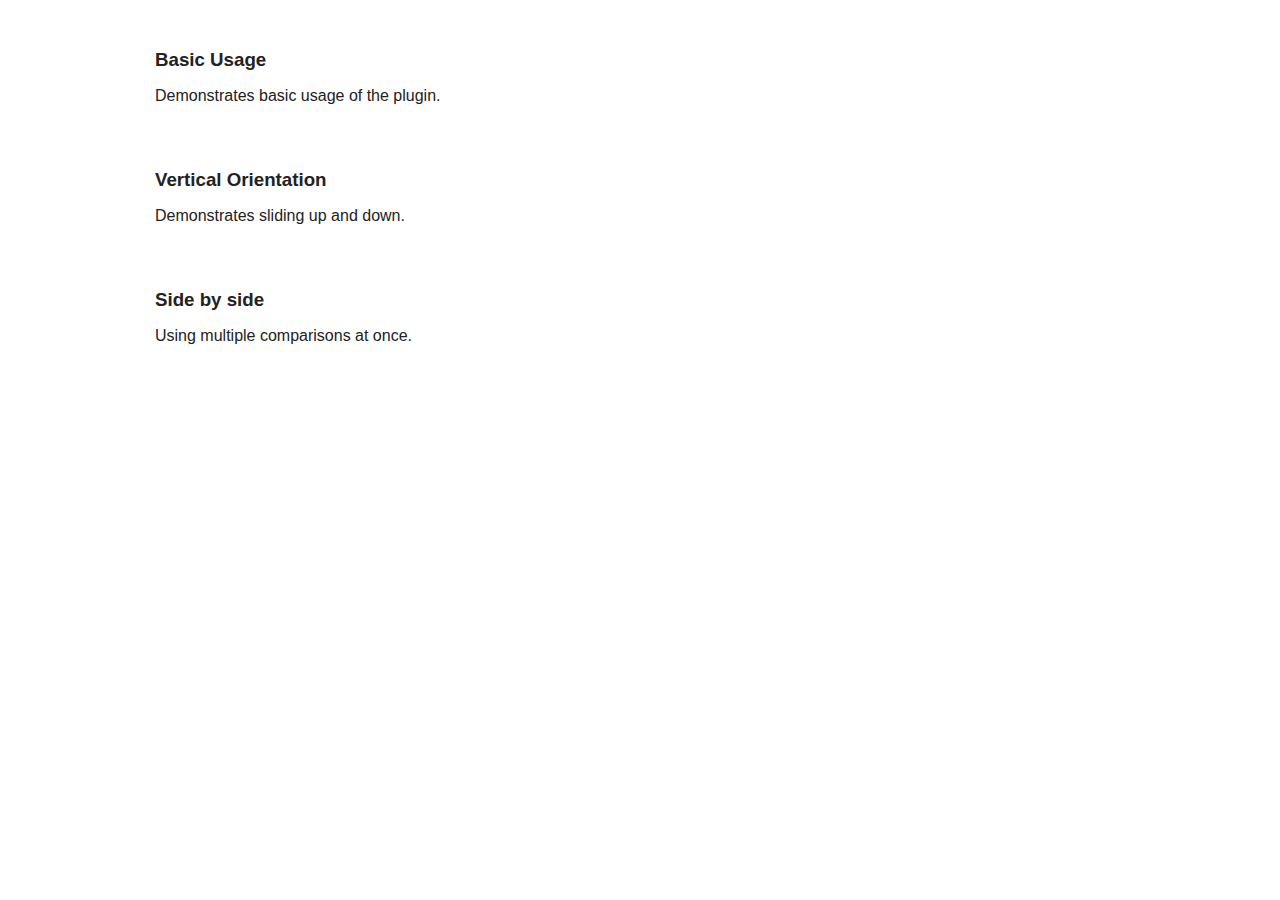
<file: app/libs/twentytwenty-master/index.html>
<!DOCTYPE html>
<!-- paulirish.com/2008/conditional-stylesheets-vs-css-hacks-answer-neither/ -->
<!--[if lt IE 7 ]> <html class="ie6" lang="en"> <![endif]-->
<!--[if IE 7 ]>    <html class="ie7" lang="en"> <![endif]-->
<!--[if IE 8 ]>    <html class="lt-ie9" lang="en"> <![endif]-->
<!--[if IE 9 ]>    <html class="lt-ie10" lang="en"> <![endif]-->
<!--[if (gte IE 9)|!(IE)]><!--> <html lang="en"> <!--<![endif]-->
<head>
  <meta charset="utf-8" />
  <meta name="viewport" content="width=device-width, initial-scale=1.0" />
  <title>twentytwenty</title>
  <link href="css/foundation.css" rel="stylesheet" type="text/css" />
  <link href="css/twentytwenty.css" rel="stylesheet" type="text/css" />
</head>
  <body>

    <div class="row" style="margin-top: 2em;">
      <div class="large-4 columns">
        <h3>Basic Usage</h3>
        <p>Demonstrates basic usage of the plugin.</p>
      </div>
      <div class="large-8 columns">
        <div class="twentytwenty-container">
          <img src="img/1_1.jpg" />
          <img src="img/1_2.jpg" />
        </div>
      </div>
    </div>

    <div class="row" style="margin-top: 2em; margin-bottom: 2em;">
      <div class="large-4 columns">
        <h3>Vertical Orientation</h3>
        <p>Demonstrates sliding up and down.</p>
      </div>
      <div class="large-8 columns">
        <div class="twentytwenty-container" data-orientation="vertical">
          <img src="img/1_1.jpg" />
          <img src="img/1_2.jpg" />
        </div>
      </div>
    </div>

    <div class="row" style="margin-bottom: 2em;">
      <div class="large-4 columns">
        <h3>Side by side</h3>
        <p>Using multiple comparisons at once.</p>
      </div>
      <div class="large-4 columns">
        <div class="twentytwenty-container">
          <img src="img/2_1.jpg" />
          <img src="img/2_2.jpg" />
        </div>
      </div>
      <div class="large-4 columns">
        <div class="twentytwenty-container">
          <img src="img/3_1.jpg" />
          <img src="img/3_2.jpg" />
        </div>
      </div>
    </div>

    <script
  src="https://code.jquery.com/jquery-3.2.1.js"
  integrity="sha256-DZAnKJ/6XZ9si04Hgrsxu/8s717jcIzLy3oi35EouyE="
  crossorigin="anonymous"></script>
    <script src="js/jquery.event.move.js"></script>
    <script src="js/jquery.twentytwenty.js"></script>
    <script>
    $(function(){
      $(".twentytwenty-container[data-orientation!='vertical']").twentytwenty({default_offset_pct: 0.7});
      $(".twentytwenty-container[data-orientation='vertical']").twentytwenty({default_offset_pct: 0.3, orientation: 'vertical'});
    });
    </script>
  </body>
</html>
</file>
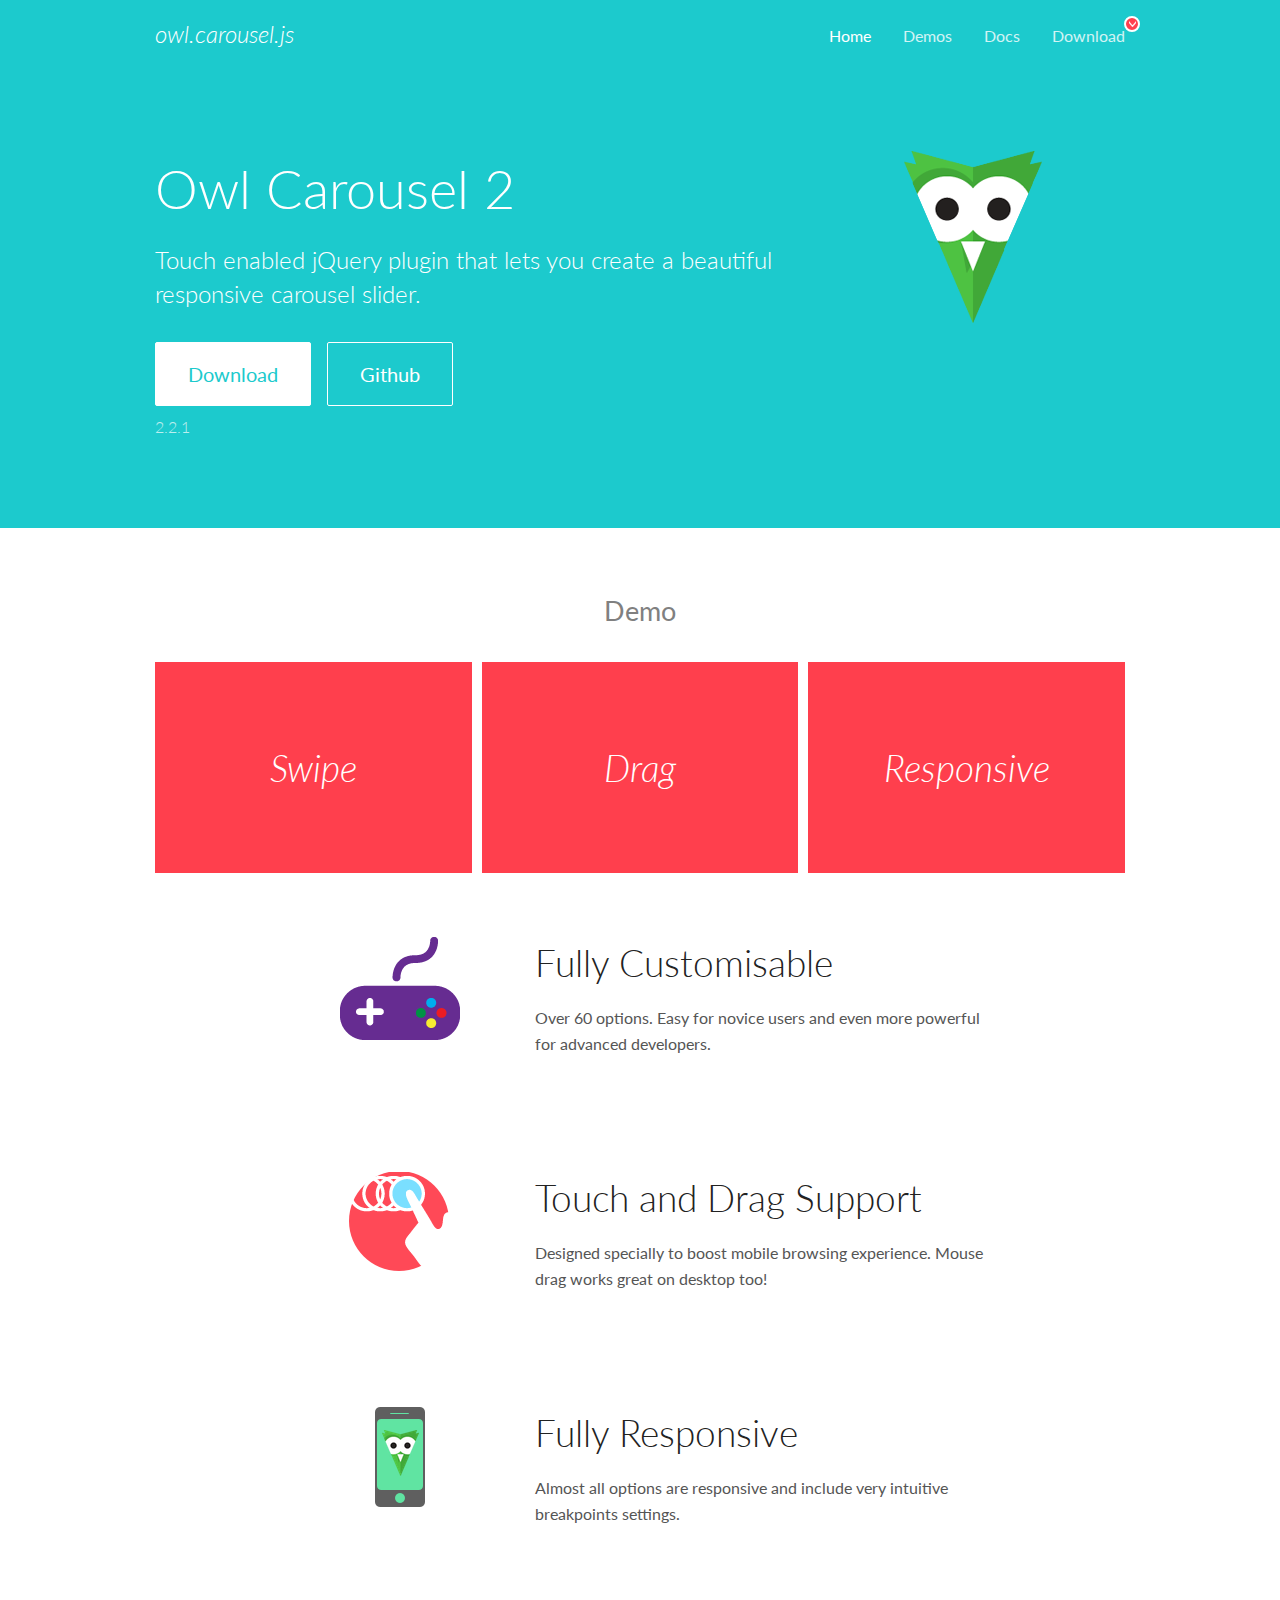
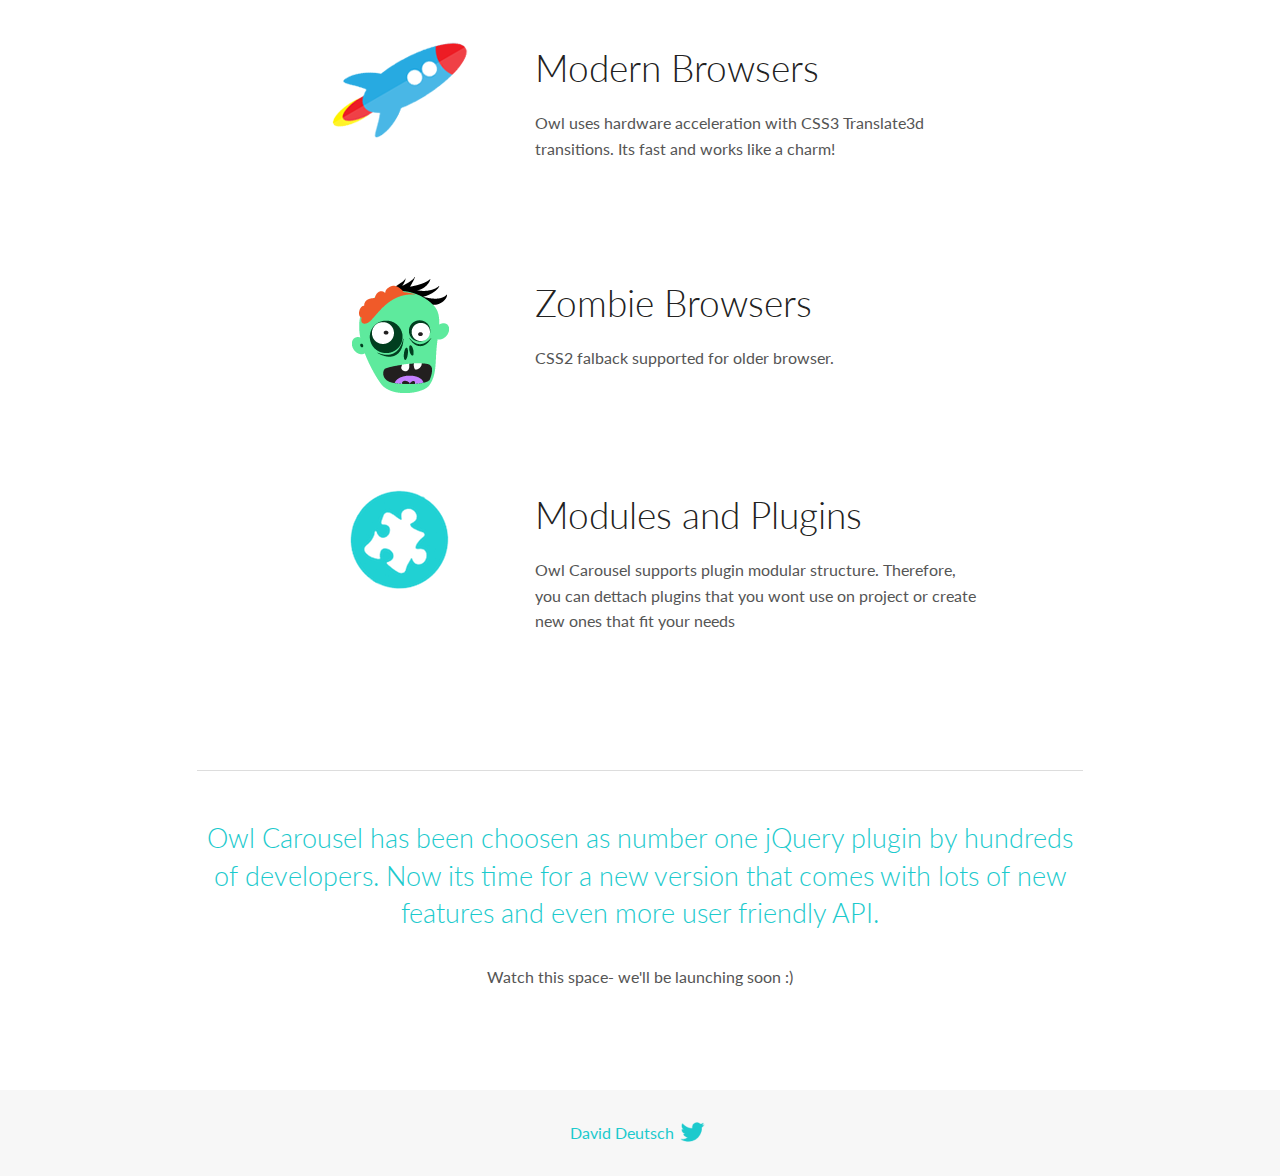
<file: app/libs/OwlCarousel2/docs/index.html>
<!DOCTYPE html>
<html lang="en">
  <head>

    <!-- head -->
    <meta charset="utf-8">
    <meta name="msapplication-tap-highlight" content="no" />
    <meta name="viewport" content="width=device-width, initial-scale=1.0" />
    <meta name="description" content="Touch enabled jQuery plugin that lets you create beautiful responsive carousel slider.">
    <meta name="author" content="David Deutsch">
    <title>
      Home | Owl Carousel | 2.2.1
    </title>

    <!-- Stylesheets -->
    <link href='https://fonts.googleapis.com/css?family=Lato:300,400,700,400italic,300italic' rel='stylesheet' type='text/css'>
    <link rel="stylesheet" href="assets/css/docs.theme.min.css">

    <!-- Owl Stylesheets -->
    <link rel="stylesheet" href="assets/owlcarousel/assets/owl.carousel.min.css">
    <link rel="stylesheet" href="assets/owlcarousel/assets/owl.theme.default.min.css">

    <!-- HTML5 shim and Respond.js IE8 support of HTML5 elements and media queries -->

    <!--[if lt IE 9]>
      <script src="https://oss.maxcdn.com/libs/html5shiv/3.7.0/html5shiv.js"></script>
      <script src="https://oss.maxcdn.com/libs/respond.js/1.3.0/respond.min.js"></script>
    <![endif]-->

    <!-- Favicons -->
    <link rel="apple-touch-icon-precomposed" sizes="144x144" href="assets/ico/apple-touch-icon-144-precomposed.png">
    <link rel="shortcut icon" href="assets/ico/favicon.png">
    <link rel="shortcut icon" href="favicon.ico">

    <!-- Yeah i know js should not be in header. Its required for demos.-->

    <!-- javascript -->
    <script src="assets/vendors/jquery.min.js"></script>
    <script src="assets/owlcarousel/owl.carousel.js"></script>
  </head>
  <body>

    <!-- header -->
    <header class="header">
      <div class="row">
        <div class="large-12 columns">
          <div class="brand left">
            <h3>
              <a href="/OwlCarousel2/">owl.carousel.js</a> 
            </h3>
          </div>
          <a id="toggle-nav" class="right">
            <span></span> <span></span> <span></span> 
          </a> 
          <div class="nav-bar">
            <ul class="clearfix">
              <li class="active">
                <a href="/OwlCarousel2/index.html">Home</a> 
              </li>
              <li> <a href="/OwlCarousel2/demos/demos.html">Demos</a>  </li>
              <li> <a href="/OwlCarousel2/docs/started-welcome.html">Docs</a>  </li>
              <li>
                <a href="https://github.com/OwlCarousel2/OwlCarousel2/archive/2.2.1.zip">Download</a> 
                <span class="download"></span> 
              </li>
            </ul>
          </div>
        </div>
      </div>
    </header>

    <!-- home panel -->
    <section id="hero">
      <div class="row">
        <div class="large-8 medium-8 columns">
          <h1>Owl Carousel 2</h1>
          <h4>Touch enabled jQuery plugin that lets you create a beautiful responsive carousel slider.</h4>
          <a href="https://github.com/OwlCarousel2/OwlCarousel2/archive/2.2.1.zip" class="hero-button">Download</a> 
          <a href="https://github.com/OwlCarousel2/OwlCarousel2" class="hero-button outline">Github</a> 
          <p>2.2.1</p>
        </div>
        <div class="large-4 medium-4 columns">
          <img class="owl-logo" src="assets/img/owl-logo.png" alt="mr. Owl">
        </div>
      </div>
    </section>

    <!-- body -->
    <div class="home-demo">
      <div class="row">
        <div class="large-12 columns">
          <h3>Demo</h3>
          <div class="owl-carousel">
            <div class="item">
              <h2>Swipe</h2>
            </div>
            <div class="item">
              <h2>Drag</h2>
            </div>
            <div class="item">
              <h2>Responsive</h2>
            </div>
            <div class="item">
              <h2>CSS3</h2>
            </div>
            <div class="item">
              <h2>Fast</h2>
            </div>
            <div class="item">
              <h2>Easy</h2>
            </div>
            <div class="item">
              <h2>Free</h2>
            </div>
            <div class="item">
              <h2>Upgradable</h2>
            </div>
            <div class="item">
              <h2>Tons of options</h2>
            </div>
            <div class="item">
              <h2>Infinity</h2>
            </div>
            <div class="item">
              <h2>Auto Width</h2>
            </div>
          </div>
        </div>
      </div>
    </div>
    <script>
      var owl = $('.owl-carousel');
      owl.owlCarousel({
        margin: 10,
        loop: true,
        responsive: {
          0: {
            items: 1
          },
          600: {
            items: 2
          },
          1000: {
            items: 3
          }
        }
      })
    </script>

    <!-- features -->
    <div id="features">
      <div class="row">
        <div class="small-12 medium-9 small-centered columns">
          <section class="row feature">
            <div class="medium-4 small-12 columns">
              <img src="assets/img/feature-options.png" alt="">
            </div>
            <div class="medium-8 small-12 columns">
              <h2>Fully Customisable</h2>
              <p>Over 60 options. Easy for novice users and even more powerful for advanced developers.</p>
            </div>
          </section>
          <section class="row feature">
            <div class="medium-4 small-12 columns">
              <img src="assets/img/feature-drag.png" alt="">
            </div>
            <div class="medium-8 small-12 columns">
              <h2>Touch and Drag Support</h2>
              <p>Designed specially to boost mobile browsing experience. Mouse drag works great on desktop too!</p>
            </div>
          </section>
          <section class="row feature">
            <div class="medium-4 small-12 columns">
              <img src="assets/img/feature-responsive.png" alt="">
            </div>
            <div class="medium-8 small-12 columns">
              <h2>Fully Responsive</h2>
              <p>Almost all options are responsive and include very intuitive breakpoints settings.</p>
            </div>
          </section>
          <section class="row feature">
            <div class="medium-4 small-12 columns">
              <img src="assets/img/feature-modern.png" alt="">
            </div>
            <div class="medium-8 small-12 columns">
              <h2>Modern Browsers</h2>
              <p>Owl uses hardware acceleration with CSS3 Translate3d transitions. Its fast and works like a charm! </p>
            </div>
          </section>
          <section class="row feature">
            <div class="medium-4 small-12 columns">
              <img src="assets/img/feature-zombie.png" alt="">
            </div>
            <div class="medium-8 small-12 columns">
              <h2>Zombie Browsers</h2>
              <p>CSS2 falback supported for older browser.</p>
            </div>
          </section>
          <section class="row feature">
            <div class="medium-4 small-12 columns">
              <img src="assets/img/feature-module.png" alt="">
            </div>
            <div class="medium-8 small-12 columns">
              <h2>Modules and Plugins</h2>
              <p>Owl Carousel supports plugin modular structure. Therefore, you can dettach plugins that you wont use on project or create new ones that fit your needs</p>
            </div>
          </section>
        </div>
      </div>
    </div>

    <!-- footer -->
    <section id="teaser-text">
      <div class="row">
        <div class="small-12 medium-11 small-centered columns">
          <hr>
          <h3 id="owl-carousel-has-been-choosen-as-number-one-jquery-plugin-by-hundreds-of-developers-now-its-time-for-a-new-version-that-comes-with-lots-of-new-features-and-even-more-user-friendly-api-">Owl Carousel has been choosen as number one jQuery plugin by hundreds of developers. Now its time for a new version that comes with lots of new features and even more user friendly API.</h3>
          <p>Watch this space- we&#39;ll be launching soon :)</p>
        </div>
      </div>
    </section>

    <!-- footer -->
    <footer class="footer">
      <div class="row">
        <div class="large-12 columns">
          <h5>
            <a href="/OwlCarousel2/docs/support-contact.html">David Deutsch</a> 
            <a id="custom-tweet-button" href="https://twitter.com/share?url=https://github.com/OwlCarousel2/OwlCarousel2&text=Owl Carousel - This is so awesome! " target="_blank"></a> 
          </h5>
        </div>
      </div>
    </footer>

    <!-- vendors -->
    <script src="assets/vendors/highlight.js"></script>
    <script src="assets/js/app.js"></script>
  </body>
</html>
</file>
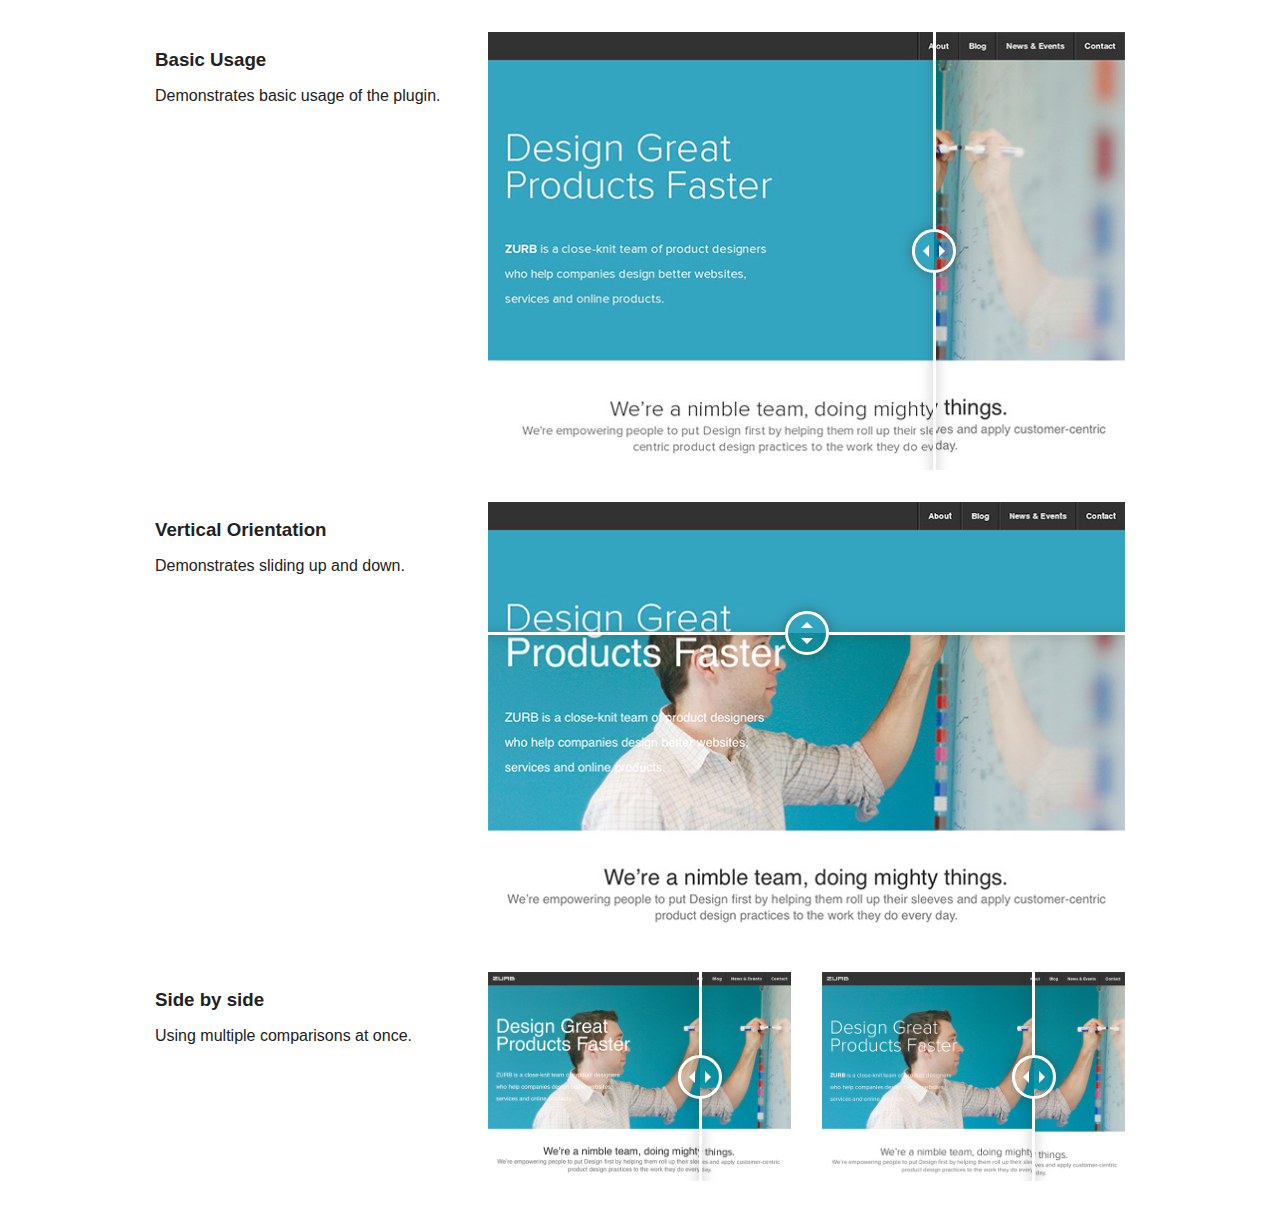
<file: app/libs/twentytwenty-master/twentytwenty-no-compass.html>
<!DOCTYPE html>
<!-- paulirish.com/2008/conditional-stylesheets-vs-css-hacks-answer-neither/ -->
<!--[if lt IE 7 ]> <html class="ie6" lang="en"> <![endif]-->
<!--[if IE 7 ]>    <html class="ie7" lang="en"> <![endif]-->
<!--[if IE 8 ]>    <html class="lt-ie9" lang="en"> <![endif]-->
<!--[if IE 9 ]>    <html class="lt-ie10" lang="en"> <![endif]-->
<!--[if (gte IE 9)|!(IE)]><!--> <html lang="en"> <!--<![endif]-->
<head>
  <meta charset="utf-8" />
  <meta name="viewport" content="width=device-width, initial-scale=1.0" />
  <title>twentytwenty</title>
  <link href="css/foundation.css" rel="stylesheet" type="text/css" />
  <link href="css/twentytwenty-no-compass.css" rel="stylesheet" type="text/css" />
</head>
  <body>

    <div class="row" style="margin-top: 2em;">
      <div class="large-4 columns">
        <h3>Basic Usage</h3>
        <p>Demonstrates basic usage of the plugin.</p>
      </div>
      <div class="large-8 columns">
        <div class="twentytwenty-container">
          <img src="img/1_1.jpg" />
          <img src="img/1_2.jpg" />
        </div>
      </div>
    </div>
    
    <div class="row" style="margin-top: 2em; margin-bottom: 2em;">
      <div class="large-4 columns">
        <h3>Vertical Orientation</h3>
        <p>Demonstrates sliding up and down.</p>
      </div>
      <div class="large-8 columns">
        <div class="twentytwenty-container" data-orientation="vertical">
          <img src="img/1_1.jpg" />
          <img src="img/1_2.jpg" />
        </div>
      </div>
    </div>

    <div class="row" style="margin-bottom: 2em;">
      <div class="large-4 columns">
        <h3>Side by side</h3>
        <p>Using multiple comparisons at once.</p>
      </div>
      <div class="large-4 columns">
        <div class="twentytwenty-container">
          <img src="img/2_1.jpg" />
          <img src="img/2_2.jpg" />
        </div>
      </div>
      <div class="large-4 columns">
        <div class="twentytwenty-container">
          <img src="img/3_1.jpg" />
          <img src="img/3_2.jpg" />
        </div>
      </div>
    </div>
    
    <script src="http://ajax.googleapis.com/ajax/libs/jquery/1.10.1/jquery.min.js"></script>
    <script src="js/jquery.event.move.js"></script>
    <script src="js/jquery.twentytwenty.js"></script>
    <script>
    $(window).load(function(){
      $(".twentytwenty-container[data-orientation!='vertical']").twentytwenty({default_offset_pct: 0.7});
      $(".twentytwenty-container[data-orientation='vertical']").twentytwenty({default_offset_pct: 0.3, orientation: 'vertical'});
    });
    </script>
  </body>
</html>
</file>
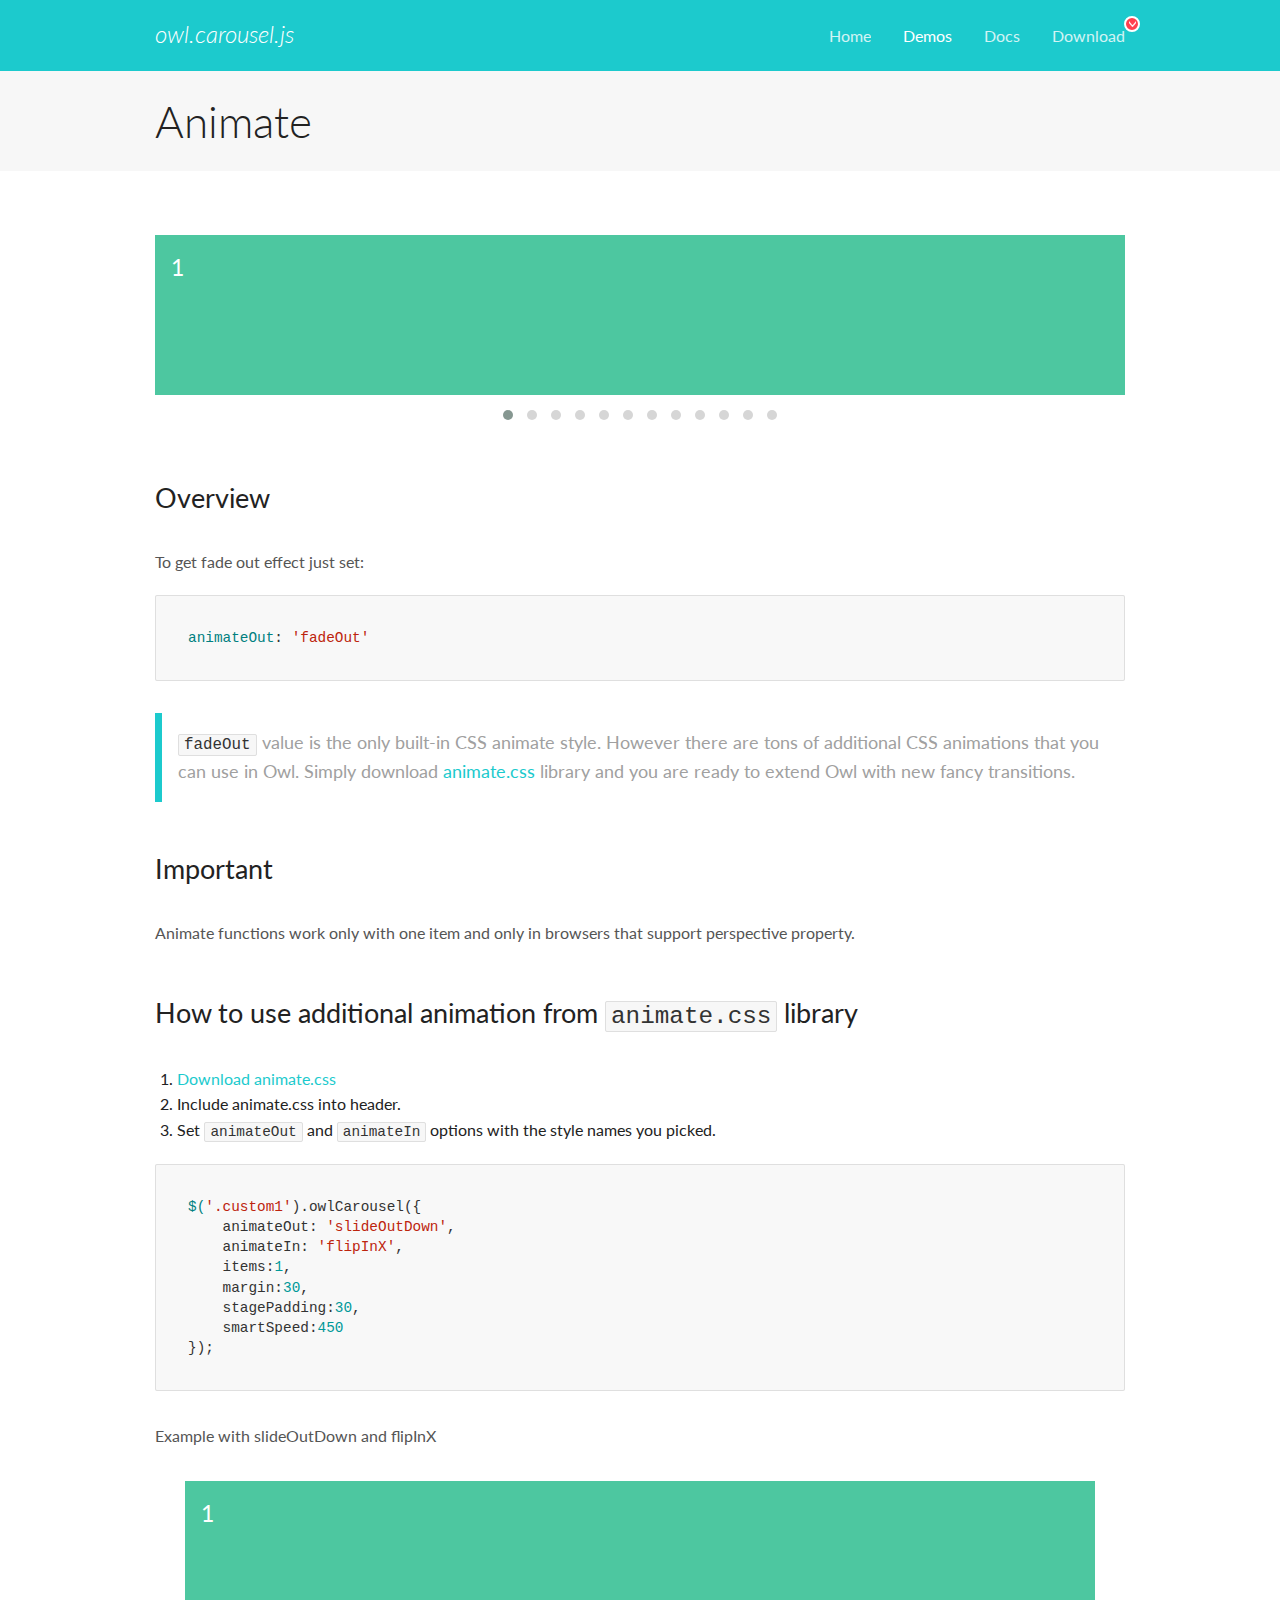
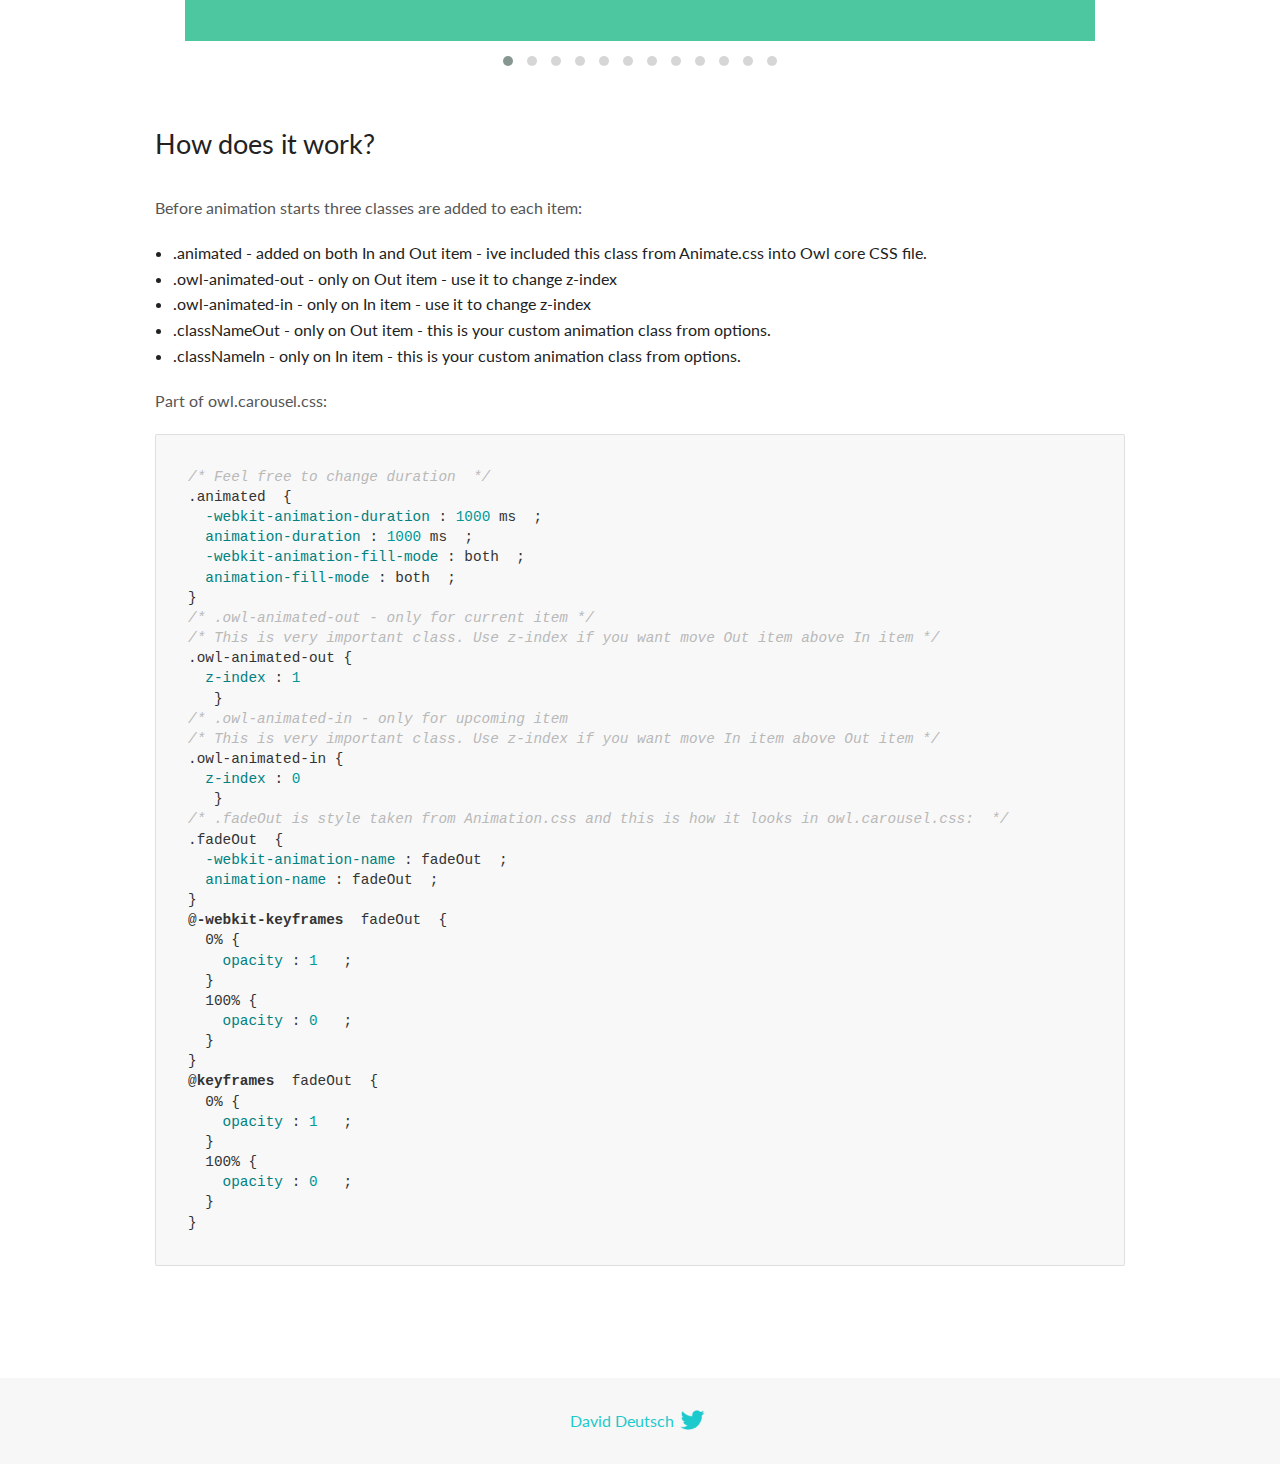
<file: app/libs/OwlCarousel2/docs/demos/animate.html>
<!DOCTYPE html>
<html lang="en">
  <head>

    <!-- head -->
    <meta charset="utf-8">
    <meta name="msapplication-tap-highlight" content="no" />
    <meta name="viewport" content="width=device-width, initial-scale=1.0" />
    <meta name="description" content="Animate carousel">
    <meta name="author" content="David Deutsch">
    <title>
      Animate Demo | Owl Carousel | 2.2.1
    </title>

    <!-- Stylesheets -->
    <link href='https://fonts.googleapis.com/css?family=Lato:300,400,700,400italic,300italic' rel='stylesheet' type='text/css'>
    <link rel="stylesheet" href="../assets/css/docs.theme.min.css">

    <!-- Owl Stylesheets -->
    <link rel="stylesheet" href="../assets/owlcarousel/assets/owl.carousel.min.css">
    <link rel="stylesheet" href="../assets/owlcarousel/assets/owl.theme.default.min.css">

    <!-- HTML5 shim and Respond.js IE8 support of HTML5 elements and media queries -->

    <!--[if lt IE 9]>
      <script src="https://oss.maxcdn.com/libs/html5shiv/3.7.0/html5shiv.js"></script>
      <script src="https://oss.maxcdn.com/libs/respond.js/1.3.0/respond.min.js"></script>
    <![endif]-->

    <!-- Favicons -->
    <link rel="apple-touch-icon-precomposed" sizes="144x144" href="../assets/ico/apple-touch-icon-144-precomposed.png">
    <link rel="shortcut icon" href="../assets/ico/favicon.png">
    <link rel="shortcut icon" href="favicon.ico">

    <!-- Yeah i know js should not be in header. Its required for demos.-->

    <!-- javascript -->
    <script src="../assets/vendors/jquery.min.js"></script>
    <script src="../assets/owlcarousel/owl.carousel.js"></script>
  </head>
  <body>

    <!-- header -->
    <header class="header">
      <div class="row">
        <div class="large-12 columns">
          <div class="brand left">
            <h3>
              <a href="/OwlCarousel2/">owl.carousel.js</a> 
            </h3>
          </div>
          <a id="toggle-nav" class="right">
            <span></span> <span></span> <span></span> 
          </a> 
          <div class="nav-bar">
            <ul class="clearfix">
              <li> <a href="/OwlCarousel2/index.html">Home</a>  </li>
              <li class="active">
                <a href="/OwlCarousel2/demos/demos.html">Demos</a> 
              </li>
              <li> <a href="/OwlCarousel2/docs/started-welcome.html">Docs</a>  </li>
              <li>
                <a href="https://github.com/OwlCarousel2/OwlCarousel2/archive/2.2.1.zip">Download</a> 
                <span class="download"></span> 
              </li>
            </ul>
          </div>
        </div>
      </div>
    </header>

    <!-- title -->
    <section class="title">
      <div class="row">
        <div class="large-12 columns">
          <h1>Animate</h1>
        </div>
      </div>
    </section>

    <!--  Demos -->
    <section id="demos">
      <div class="row">
        <div class="large-12 columns">
          <div class="fadeOut owl-carousel owl-theme">
            <div class="item">
              <h4>1</h4>
            </div>
            <div class="item">
              <h4>2</h4>
            </div>
            <div class="item">
              <h4>3</h4>
            </div>
            <div class="item">
              <h4>4</h4>
            </div>
            <div class="item">
              <h4>5</h4>
            </div>
            <div class="item">
              <h4>6</h4>
            </div>
            <div class="item">
              <h4>7</h4>
            </div>
            <div class="item">
              <h4>8</h4>
            </div>
            <div class="item">
              <h4>9</h4>
            </div>
            <div class="item">
              <h4>10</h4>
            </div>
            <div class="item">
              <h4>11</h4>
            </div>
            <div class="item">
              <h4>12</h4>
            </div>
          </div>
          <h3 id="overview">Overview</h3>
          <p>To get fade out effect just set:</p>
          <pre><code>animateOut: &#39;fadeOut&#39;</code></pre>
          <blockquote>
            <p><code>fadeOut</code> value is the only built-in CSS animate style. However there are tons of additional CSS animations that you can use in Owl. Simply download
              <a href="https://daneden.github.io/animate.css/">animate.css</a>  library and you are ready to extend Owl with new fancy transitions.</p>
          </blockquote>
          <h3 id="important">Important</h3>
          <p>Animate functions work only with one item and only in browsers that support perspective property.</p>
          <h3 id="how-to-use-additional-animation-from-animate-css-library">How to use additional animation from <code>animate.css</code> library</h3>
          <ol>
            <li> <a href="https://daneden.github.io/animate.css/">Download animate.css</a>  </li>
            <li>Include animate.css into header.</li>
            <li>Set <code>animateOut</code> and <code>animateIn</code> options with the style names you picked.</li>
          </ol>
          <pre><code>$(&#39;.custom1&#39;).owlCarousel({
    animateOut: &#39;slideOutDown&#39;,
    animateIn: &#39;flipInX&#39;,
    items:1,
    margin:30,
    stagePadding:30,
    smartSpeed:450
});</code></pre>
          <p>Example with slideOutDown and flipInX</p>
          <div class="custom1 owl-carousel owl-theme">
            <div class="item">
              <h4>1</h4>
            </div>
            <div class="item">
              <h4>2</h4>
            </div>
            <div class="item">
              <h4>3</h4>
            </div>
            <div class="item">
              <h4>4</h4>
            </div>
            <div class="item">
              <h4>5</h4>
            </div>
            <div class="item">
              <h4>6</h4>
            </div>
            <div class="item">
              <h4>7</h4>
            </div>
            <div class="item">
              <h4>8</h4>
            </div>
            <div class="item">
              <h4>9</h4>
            </div>
            <div class="item">
              <h4>10</h4>
            </div>
            <div class="item">
              <h4>11</h4>
            </div>
            <div class="item">
              <h4>12</h4>
            </div>
          </div>
          <h3 id="how-does-it-work-">How does it work?</h3>
          <p>Before animation starts three classes are added to each item:</p>
          <ul>
            <li>.animated - added on both In and Out item - ive included this class from Animate.css into Owl core CSS file.</li>
            <li>.owl-animated-out - only on Out item - use it to change z-index</li>
            <li>.owl-animated-in - only on In item - use it to change z-index</li>
            <li>.classNameOut - only on Out item - this is your custom animation class from options.</li>
            <li>.classNameIn - only on In item - this is your custom animation class from options.</li>
          </ul>
          <p>Part of owl.carousel.css:</p>
          <pre><code class="language-css"><span class="comment">/* Feel free to change duration  */</span> 
<span class="class">.animated</span>  <span class="rules">{
  <span class="rule"><span class="attribute">-webkit-animation-duration</span> :<span class="value"> <span class="number">1000</span> ms</span> </span> ;
  <span class="rule"><span class="attribute">animation-duration</span> :<span class="value"> <span class="number">1000</span> ms</span> </span> ;
  <span class="rule"><span class="attribute">-webkit-animation-fill-mode</span> :<span class="value"> both</span> </span> ;
  <span class="rule"><span class="attribute">animation-fill-mode</span> :<span class="value"> both</span> </span> ;
<span class="rule">}</span> </span> 
<span class="comment">/* .owl-animated-out - only for current item */</span> 
<span class="comment">/* This is very important class. Use z-index if you want move Out item above In item */</span> 
<span class="class">.owl-animated-out</span> <span class="rules">{
  <span class="rule"><span class="attribute">z-index</span> :<span class="value"> <span class="number">1</span> 
</span> </span> </span> }
<span class="comment">/* .owl-animated-in - only for upcoming item
/* This is very important class. Use z-index if you want move In item above Out item */</span> 
<span class="class">.owl-animated-in</span> <span class="rules">{
  <span class="rule"><span class="attribute">z-index</span> :<span class="value"> <span class="number">0</span> 
</span> </span> </span> }
<span class="comment">/* .fadeOut is style taken from Animation.css and this is how it looks in owl.carousel.css:  */</span> 
<span class="class">.fadeOut</span>  <span class="rules">{
  <span class="rule"><span class="attribute">-webkit-animation-name</span> :<span class="value"> fadeOut</span> </span> ;
  <span class="rule"><span class="attribute">animation-name</span> :<span class="value"> fadeOut</span> </span> ;
<span class="rule">}</span> </span> 
<span class="at_rule">@<span class="keyword">-webkit-keyframes</span>  fadeOut </span> {
  0% <span class="rules">{
    <span class="rule"><span class="attribute">opacity</span> :<span class="value"> <span class="number">1</span> </span> </span> ;
  <span class="rule">}</span> </span> 
  100% <span class="rules">{
    <span class="rule"><span class="attribute">opacity</span> :<span class="value"> <span class="number">0</span> </span> </span> ;
  <span class="rule">}</span> </span> 
}
<span class="at_rule">@<span class="keyword">keyframes</span>  fadeOut </span> {
  0% <span class="rules">{
    <span class="rule"><span class="attribute">opacity</span> :<span class="value"> <span class="number">1</span> </span> </span> ;
  <span class="rule">}</span> </span> 
  100% <span class="rules">{
    <span class="rule"><span class="attribute">opacity</span> :<span class="value"> <span class="number">0</span> </span> </span> ;
  <span class="rule">}</span> </span> 
}</code></pre>
          <link rel="stylesheet" href="../assets/css/animate.css">
          <script>
            jQuery(document).ready(function($) {
              $('.fadeOut').owlCarousel({
                items: 1,
                animateOut: 'fadeOut',
                loop: true,
                margin: 10,
              });
              $('.custom1').owlCarousel({
                animateOut: 'slideOutDown',
                animateIn: 'flipInX',
                items: 1,
                margin: 30,
                stagePadding: 30,
                smartSpeed: 450
              });
            });
          </script>
        </div>
      </div>
    </section>

    <!-- footer -->
    <footer class="footer">
      <div class="row">
        <div class="large-12 columns">
          <h5>
            <a href="/OwlCarousel2/docs/support-contact.html">David Deutsch</a> 
            <a id="custom-tweet-button" href="https://twitter.com/share?url=https://github.com/OwlCarousel2/OwlCarousel2&text=Owl Carousel - This is so awesome! " target="_blank"></a> 
          </h5>
        </div>
      </div>
    </footer>

    <!-- vendors -->
    <script src="../assets/vendors/highlight.js"></script>
    <script src="../assets/js/app.js"></script>
  </body>
</html>
</file>
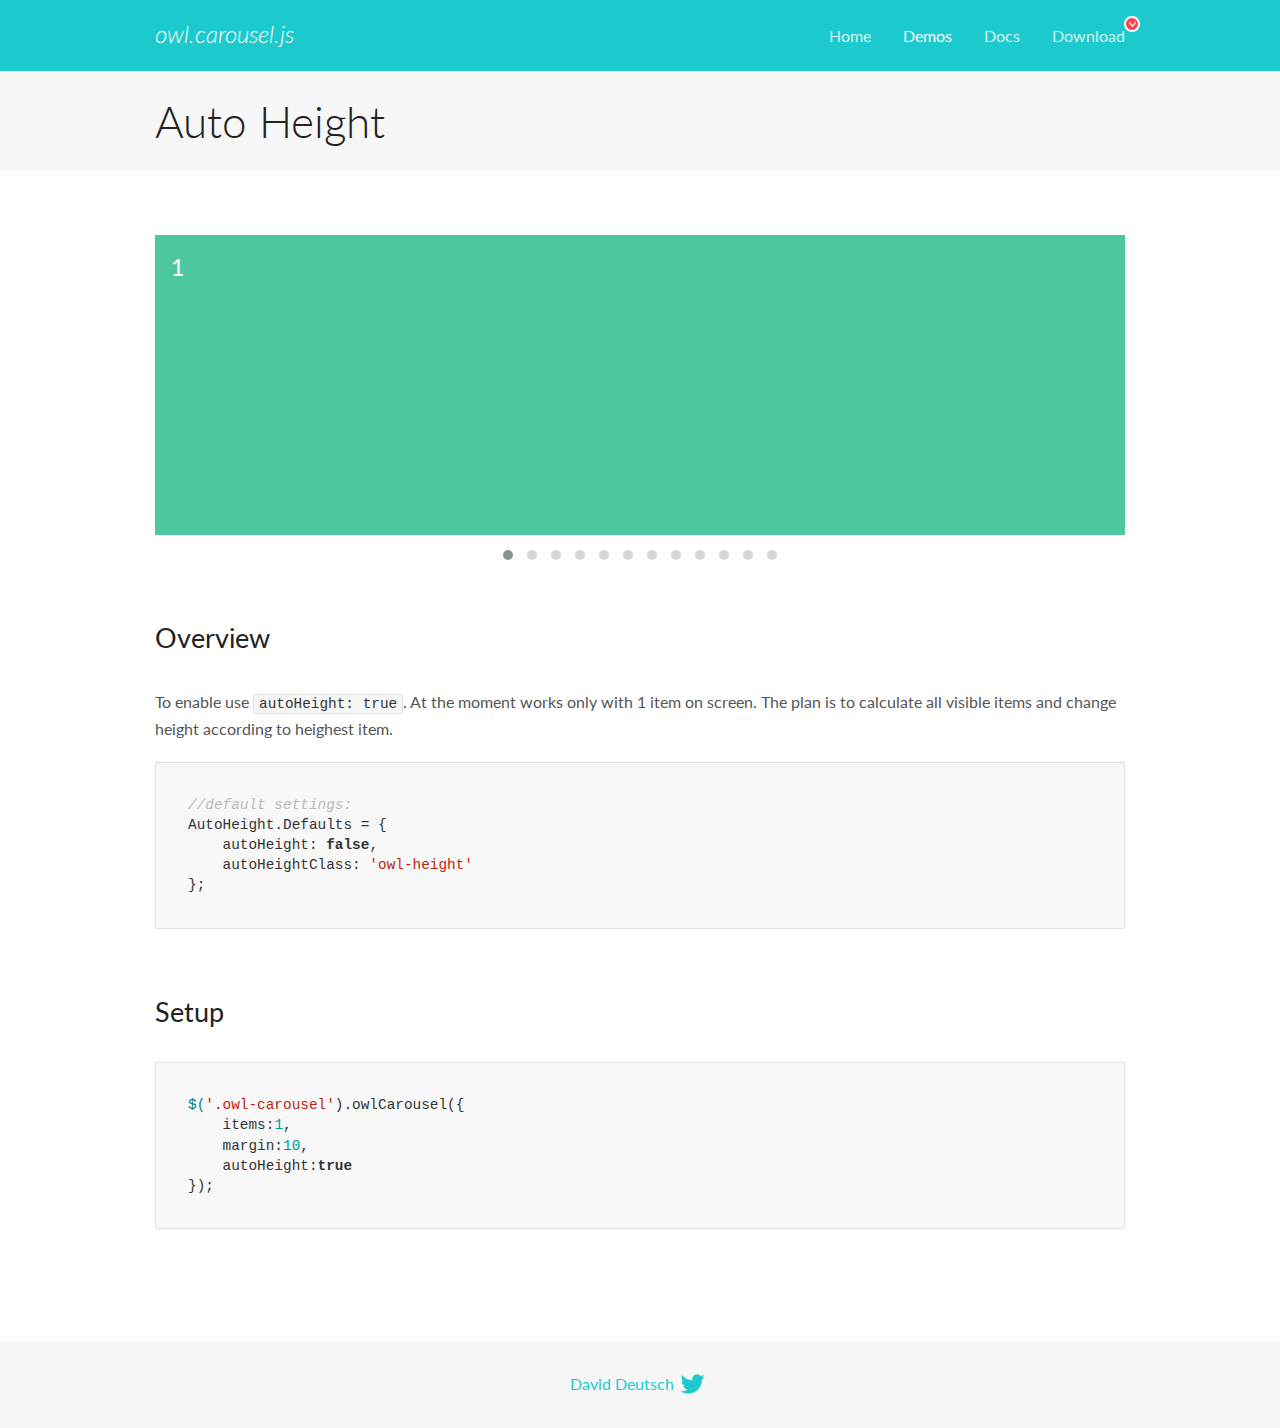
<file: app/libs/OwlCarousel2/docs/demos/autoheight.html>
<!DOCTYPE html>
<html lang="en">
  <head>

    <!-- head -->
    <meta charset="utf-8">
    <meta name="msapplication-tap-highlight" content="no" />
    <meta name="viewport" content="width=device-width, initial-scale=1.0" />
    <meta name="description" content="autoHeight usage demo">
    <meta name="author" content="David Deutsch">
    <title>
      Auto Height Demo | Owl Carousel | 2.2.1
    </title>

    <!-- Stylesheets -->
    <link href='https://fonts.googleapis.com/css?family=Lato:300,400,700,400italic,300italic' rel='stylesheet' type='text/css'>
    <link rel="stylesheet" href="../assets/css/docs.theme.min.css">

    <!-- Owl Stylesheets -->
    <link rel="stylesheet" href="../assets/owlcarousel/assets/owl.carousel.min.css">
    <link rel="stylesheet" href="../assets/owlcarousel/assets/owl.theme.default.min.css">

    <!-- HTML5 shim and Respond.js IE8 support of HTML5 elements and media queries -->

    <!--[if lt IE 9]>
      <script src="https://oss.maxcdn.com/libs/html5shiv/3.7.0/html5shiv.js"></script>
      <script src="https://oss.maxcdn.com/libs/respond.js/1.3.0/respond.min.js"></script>
    <![endif]-->

    <!-- Favicons -->
    <link rel="apple-touch-icon-precomposed" sizes="144x144" href="../assets/ico/apple-touch-icon-144-precomposed.png">
    <link rel="shortcut icon" href="../assets/ico/favicon.png">
    <link rel="shortcut icon" href="favicon.ico">

    <!-- Yeah i know js should not be in header. Its required for demos.-->

    <!-- javascript -->
    <script src="../assets/vendors/jquery.min.js"></script>
    <script src="../assets/owlcarousel/owl.carousel.js"></script>
  </head>
  <body>

    <!-- header -->
    <header class="header">
      <div class="row">
        <div class="large-12 columns">
          <div class="brand left">
            <h3>
              <a href="/OwlCarousel2/">owl.carousel.js</a> 
            </h3>
          </div>
          <a id="toggle-nav" class="right">
            <span></span> <span></span> <span></span> 
          </a> 
          <div class="nav-bar">
            <ul class="clearfix">
              <li> <a href="/OwlCarousel2/index.html">Home</a>  </li>
              <li class="active">
                <a href="/OwlCarousel2/demos/demos.html">Demos</a> 
              </li>
              <li> <a href="/OwlCarousel2/docs/started-welcome.html">Docs</a>  </li>
              <li>
                <a href="https://github.com/OwlCarousel2/OwlCarousel2/archive/2.2.1.zip">Download</a> 
                <span class="download"></span> 
              </li>
            </ul>
          </div>
        </div>
      </div>
    </header>

    <!-- title -->
    <section class="title">
      <div class="row">
        <div class="large-12 columns">
          <h1>Auto Height</h1>
        </div>
      </div>
    </section>

    <!--  Demos -->
    <section id="demos">
      <div class="row">
        <div class="large-12 columns">
          <div class="owl-carousel owl-theme">
            <div class="item" style="height:300px">
              <h4>1</h4>
            </div>
            <div class="item" style="height:100px">
              <h4>2</h4>
            </div>
            <div class="item" style="height:500px">
              <h4>3</h4>
            </div>
            <div class="item" style="height:250px">
              <h4>4</h4>
            </div>
            <div class="item" style="height:400px">
              <h4>5</h4>
            </div>
            <div class="item" style="height:500px">
              <h4>6</h4>
            </div>
            <div class="item" style="height:600px">
              <h4>7</h4>
            </div>
            <div class="item" style="height:400px">
              <h4>8</h4>
            </div>
            <div class="item" style="height:300px">
              <h4>9</h4>
            </div>
            <div class="item" style="height:350px">
              <h4>10</h4>
            </div>
            <div class="item" style="height:200px">
              <h4>11</h4>
            </div>
            <div class="item" style="height:150px">
              <h4>12</h4>
            </div>
          </div>
          <h3 id="overview">Overview</h3>
          <p>To enable use <code>autoHeight: true</code>. At the moment works only with 1 item on screen. The plan is to calculate all visible items and change height according to heighest item.</p>
          <pre><code>//default settings:
AutoHeight.Defaults = {
    autoHeight: false,
    autoHeightClass: &#39;owl-height&#39;
};</code></pre>
          <h3 id="setup">Setup</h3>
          <pre><code>$(&#39;.owl-carousel&#39;).owlCarousel({
    items:1,
    margin:10,
    autoHeight:true
});</code></pre>
          <script>
            $(document).ready(function() {
              $('.owl-carousel').owlCarousel({
                items: 1,
                margin: 10,
                autoHeight: true
              });
            })
          </script>
        </div>
      </div>
    </section>

    <!-- footer -->
    <footer class="footer">
      <div class="row">
        <div class="large-12 columns">
          <h5>
            <a href="/OwlCarousel2/docs/support-contact.html">David Deutsch</a> 
            <a id="custom-tweet-button" href="https://twitter.com/share?url=https://github.com/OwlCarousel2/OwlCarousel2&text=Owl Carousel - This is so awesome! " target="_blank"></a> 
          </h5>
        </div>
      </div>
    </footer>

    <!-- vendors -->
    <script src="../assets/vendors/highlight.js"></script>
    <script src="../assets/js/app.js"></script>
  </body>
</html>
</file>
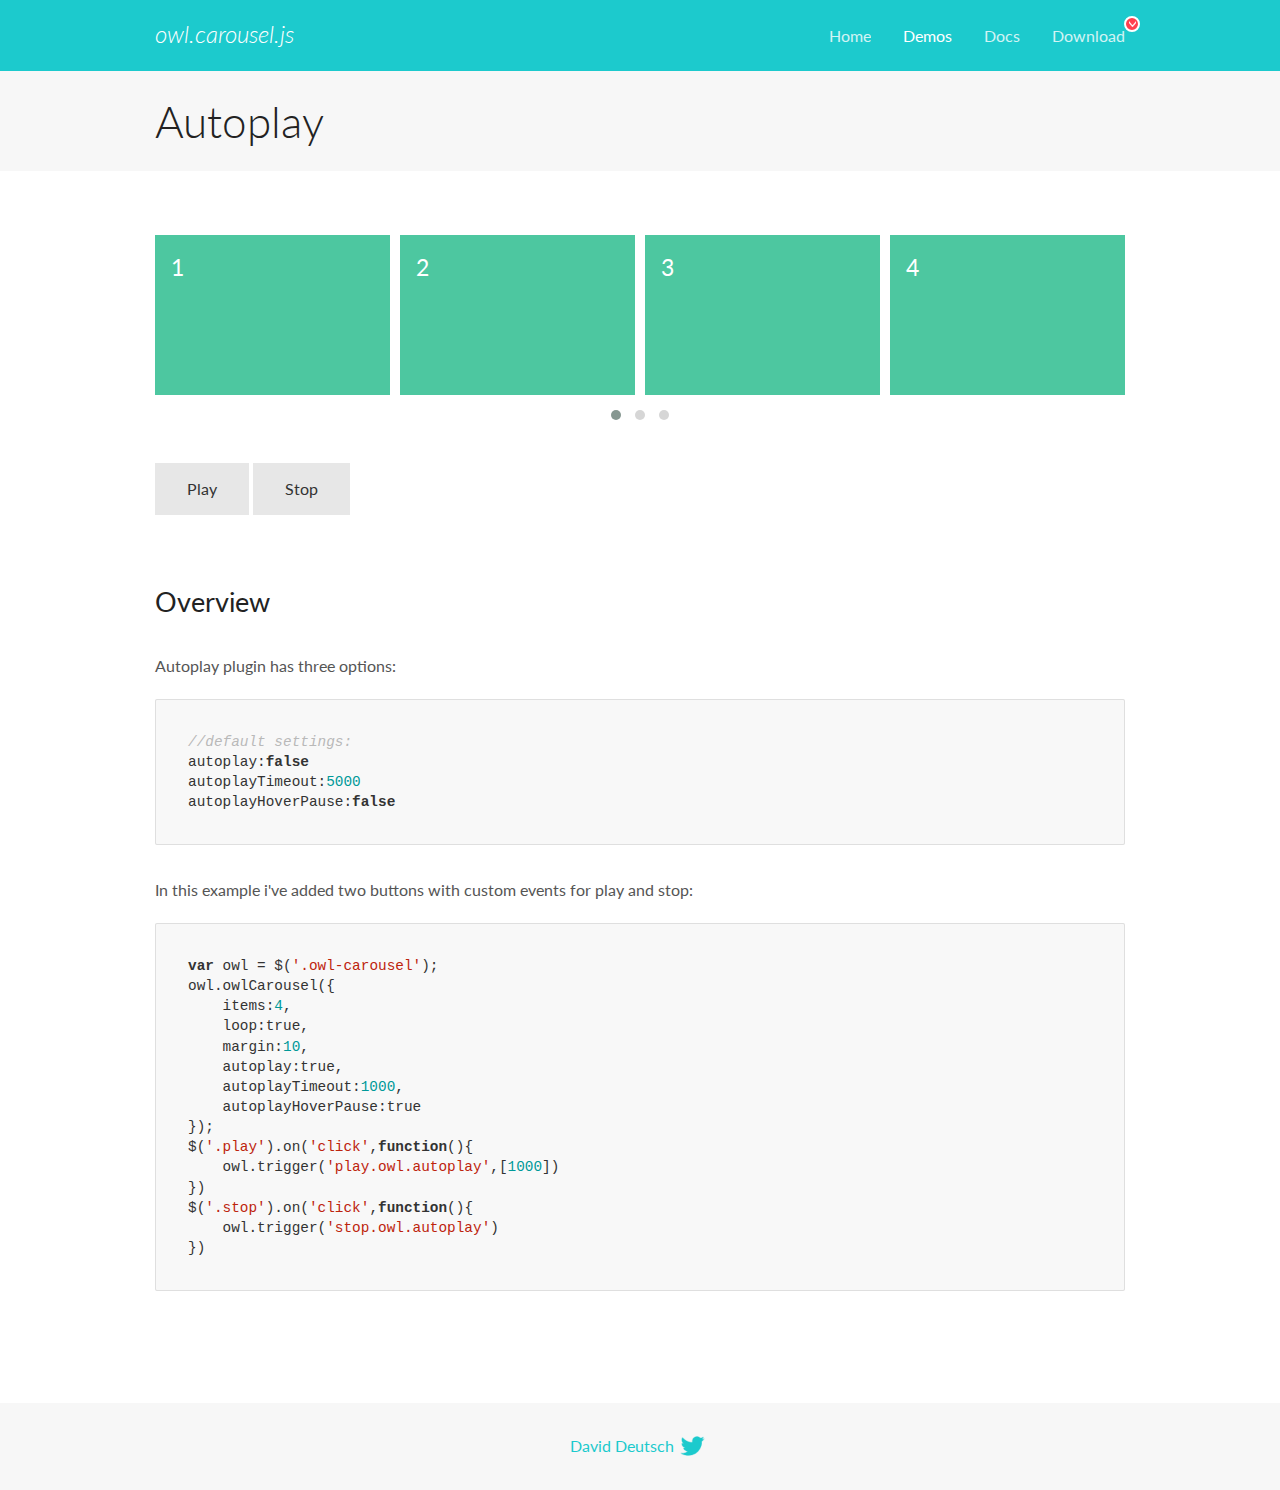
<file: app/libs/OwlCarousel2/docs/demos/autoplay.html>
<!DOCTYPE html>
<html lang="en">
  <head>

    <!-- head -->
    <meta charset="utf-8">
    <meta name="msapplication-tap-highlight" content="no" />
    <meta name="viewport" content="width=device-width, initial-scale=1.0" />
    <meta name="description" content="Autoplay usage demo">
    <meta name="author" content="David Deutsch">
    <title>
      Autoplay Demo | Owl Carousel | 2.2.1
    </title>

    <!-- Stylesheets -->
    <link href='https://fonts.googleapis.com/css?family=Lato:300,400,700,400italic,300italic' rel='stylesheet' type='text/css'>
    <link rel="stylesheet" href="../assets/css/docs.theme.min.css">

    <!-- Owl Stylesheets -->
    <link rel="stylesheet" href="../assets/owlcarousel/assets/owl.carousel.min.css">
    <link rel="stylesheet" href="../assets/owlcarousel/assets/owl.theme.default.min.css">

    <!-- HTML5 shim and Respond.js IE8 support of HTML5 elements and media queries -->

    <!--[if lt IE 9]>
      <script src="https://oss.maxcdn.com/libs/html5shiv/3.7.0/html5shiv.js"></script>
      <script src="https://oss.maxcdn.com/libs/respond.js/1.3.0/respond.min.js"></script>
    <![endif]-->

    <!-- Favicons -->
    <link rel="apple-touch-icon-precomposed" sizes="144x144" href="../assets/ico/apple-touch-icon-144-precomposed.png">
    <link rel="shortcut icon" href="../assets/ico/favicon.png">
    <link rel="shortcut icon" href="favicon.ico">

    <!-- Yeah i know js should not be in header. Its required for demos.-->

    <!-- javascript -->
    <script src="../assets/vendors/jquery.min.js"></script>
    <script src="../assets/owlcarousel/owl.carousel.js"></script>
  </head>
  <body>

    <!-- header -->
    <header class="header">
      <div class="row">
        <div class="large-12 columns">
          <div class="brand left">
            <h3>
              <a href="/OwlCarousel2/">owl.carousel.js</a> 
            </h3>
          </div>
          <a id="toggle-nav" class="right">
            <span></span> <span></span> <span></span> 
          </a> 
          <div class="nav-bar">
            <ul class="clearfix">
              <li> <a href="/OwlCarousel2/index.html">Home</a>  </li>
              <li class="active">
                <a href="/OwlCarousel2/demos/demos.html">Demos</a> 
              </li>
              <li> <a href="/OwlCarousel2/docs/started-welcome.html">Docs</a>  </li>
              <li>
                <a href="https://github.com/OwlCarousel2/OwlCarousel2/archive/2.2.1.zip">Download</a> 
                <span class="download"></span> 
              </li>
            </ul>
          </div>
        </div>
      </div>
    </header>

    <!-- title -->
    <section class="title">
      <div class="row">
        <div class="large-12 columns">
          <h1>Autoplay</h1>
        </div>
      </div>
    </section>

    <!--  Demos -->
    <section id="demos">
      <div class="row">
        <div class="large-12 columns">
          <div class="owl-carousel owl-theme">
            <div class="item">
              <h4>1</h4>
            </div>
            <div class="item">
              <h4>2</h4>
            </div>
            <div class="item">
              <h4>3</h4>
            </div>
            <div class="item">
              <h4>4</h4>
            </div>
            <div class="item">
              <h4>5</h4>
            </div>
            <div class="item">
              <h4>6</h4>
            </div>
            <div class="item">
              <h4>7</h4>
            </div>
            <div class="item">
              <h4>8</h4>
            </div>
            <div class="item">
              <h4>9</h4>
            </div>
            <div class="item">
              <h4>10</h4>
            </div>
            <div class="item">
              <h4>11</h4>
            </div>
            <div class="item">
              <h4>12</h4>
            </div>
          </div>
          <a class="button secondary play">Play</a> 
          <a class="button secondary stop">Stop</a> 
          <h3 id="overview">Overview</h3>
          <p>Autoplay plugin has three options:</p>
          <pre><code>//default settings:
autoplay:false
autoplayTimeout:5000
autoplayHoverPause:false</code></pre>
          <p>In this example i&#39;ve added two buttons with custom events for play and stop:</p>
          <pre><code>var owl = $(&#39;.owl-carousel&#39;);
owl.owlCarousel({
    items:4,
    loop:true,
    margin:10,
    autoplay:true,
    autoplayTimeout:1000,
    autoplayHoverPause:true
});
$(&#39;.play&#39;).on(&#39;click&#39;,function(){
    owl.trigger(&#39;play.owl.autoplay&#39;,[1000])
})
$(&#39;.stop&#39;).on(&#39;click&#39;,function(){
    owl.trigger(&#39;stop.owl.autoplay&#39;)
})</code></pre>
          <script>
            $(document).ready(function() {
              var owl = $('.owl-carousel');
              owl.owlCarousel({
                items: 4,
                loop: true,
                margin: 10,
                autoplay: true,
                autoplayTimeout: 1000,
                autoplayHoverPause: true
              });
              $('.play').on('click', function() {
                owl.trigger('play.owl.autoplay', [1000])
              })
              $('.stop').on('click', function() {
                owl.trigger('stop.owl.autoplay')
              })
            })
          </script>
        </div>
      </div>
    </section>

    <!-- footer -->
    <footer class="footer">
      <div class="row">
        <div class="large-12 columns">
          <h5>
            <a href="/OwlCarousel2/docs/support-contact.html">David Deutsch</a> 
            <a id="custom-tweet-button" href="https://twitter.com/share?url=https://github.com/OwlCarousel2/OwlCarousel2&text=Owl Carousel - This is so awesome! " target="_blank"></a> 
          </h5>
        </div>
      </div>
    </footer>

    <!-- vendors -->
    <script src="../assets/vendors/highlight.js"></script>
    <script src="../assets/js/app.js"></script>
  </body>
</html>
</file>
<file: app/libs/twentytwenty-master/css/twentytwenty.css>
.twentytwenty-horizontal .twentytwenty-handle:before, .twentytwenty-horizontal .twentytwenty-handle:after, .twentytwenty-vertical .twentytwenty-handle:before, .twentytwenty-vertical .twentytwenty-handle:after {
  content: " ";
  display: block;
  background: white;
  position: absolute;
  z-index: 30;
  -webkit-box-shadow: 0px 0px 12px rgba(51, 51, 51, 0.5);
  -moz-box-shadow: 0px 0px 12px rgba(51, 51, 51, 0.5);
  box-shadow: 0px 0px 12px rgba(51, 51, 51, 0.5); }

.twentytwenty-horizontal .twentytwenty-handle:before, .twentytwenty-horizontal .twentytwenty-handle:after {
  width: 3px;
  height: 9999px;
  left: 50%;
  margin-left: -1.5px; }

.twentytwenty-vertical .twentytwenty-handle:before, .twentytwenty-vertical .twentytwenty-handle:after {
  width: 9999px;
  height: 3px;
  top: 50%;
  margin-top: -1.5px; }

.twentytwenty-before-label, .twentytwenty-after-label, .twentytwenty-overlay {
  position: absolute;
  top: 0;
  width: 100%;
  height: 100%; }

.twentytwenty-before-label, .twentytwenty-after-label, .twentytwenty-overlay {
  -webkit-transition-duration: 0.5s;
  -moz-transition-duration: 0.5s;
  transition-duration: 0.5s; }

.twentytwenty-before-label, .twentytwenty-after-label {
  -webkit-transition-property: opacity;
  -moz-transition-property: opacity;
  transition-property: opacity; }

.twentytwenty-before-label:before, .twentytwenty-after-label:before {
  color: white;
  font-size: 13px;
  letter-spacing: 0.1em; }

.twentytwenty-before-label:before, .twentytwenty-after-label:before {
  position: absolute;
  background: rgba(255, 255, 255, 0.2);
  line-height: 38px;
  padding: 0 20px;
  -webkit-border-radius: 2px;
  -moz-border-radius: 2px;
  border-radius: 2px; }

.twentytwenty-horizontal .twentytwenty-before-label:before, .twentytwenty-horizontal .twentytwenty-after-label:before {
  top: 50%;
  margin-top: -19px; }

.twentytwenty-vertical .twentytwenty-before-label:before, .twentytwenty-vertical .twentytwenty-after-label:before {
  left: 50%;
  margin-left: -45px;
  text-align: center;
  width: 90px; }

.twentytwenty-left-arrow, .twentytwenty-right-arrow, .twentytwenty-up-arrow, .twentytwenty-down-arrow {
  width: 0;
  height: 0;
  border: 6px inset transparent;
  position: absolute; }

.twentytwenty-left-arrow, .twentytwenty-right-arrow {
  top: 50%;
  margin-top: -6px; }

.twentytwenty-up-arrow, .twentytwenty-down-arrow {
  left: 50%;
  margin-left: -6px; }

.twentytwenty-container {
  -webkit-box-sizing: content-box;
  -moz-box-sizing: content-box;
  box-sizing: content-box;
  z-index: 0;
  overflow: hidden;
  position: relative;
  -webkit-user-select: none;
  -moz-user-select: none; }
  .twentytwenty-container img {
    max-width: 100%;
    position: absolute;
    top: 0;
    display: block; }
  .twentytwenty-container.active .twentytwenty-overlay, .twentytwenty-container.active :hover.twentytwenty-overlay {
    background: rgba(0, 0, 0, 0); }
    .twentytwenty-container.active .twentytwenty-overlay .twentytwenty-before-label,
    .twentytwenty-container.active .twentytwenty-overlay .twentytwenty-after-label, .twentytwenty-container.active :hover.twentytwenty-overlay .twentytwenty-before-label,
    .twentytwenty-container.active :hover.twentytwenty-overlay .twentytwenty-after-label {
      opacity: 0; }
  .twentytwenty-container * {
    -webkit-box-sizing: content-box;
    -moz-box-sizing: content-box;
    box-sizing: content-box; }

.twentytwenty-before-label {
  opacity: 0; }
  .twentytwenty-before-label:before {
    content: attr(data-content); }

.twentytwenty-after-label {
  opacity: 0; }
  .twentytwenty-after-label:before {
    content: attr(data-content); }

.twentytwenty-horizontal .twentytwenty-before-label:before {
  left: 10px; }

.twentytwenty-horizontal .twentytwenty-after-label:before {
  right: 10px; }

.twentytwenty-vertical .twentytwenty-before-label:before {
  top: 10px; }

.twentytwenty-vertical .twentytwenty-after-label:before {
  bottom: 10px; }

.twentytwenty-overlay {
  -webkit-transition-property: background;
  -moz-transition-property: background;
  transition-property: background;
  background: rgba(0, 0, 0, 0);
  z-index: 25; }
  .twentytwenty-overlay:hover {
    background: rgba(0, 0, 0, 0.5); }
    .twentytwenty-overlay:hover .twentytwenty-after-label {
      opacity: 1; }
    .twentytwenty-overlay:hover .twentytwenty-before-label {
      opacity: 1; }

.twentytwenty-before {
  z-index: 20; }

.twentytwenty-after {
  z-index: 10; }

.twentytwenty-handle {
  height: 38px;
  width: 38px;
  position: absolute;
  left: 50%;
  top: 50%;
  margin-left: -22px;
  margin-top: -22px;
  border: 3px solid white;
  -webkit-border-radius: 1000px;
  -moz-border-radius: 1000px;
  border-radius: 1000px;
  -webkit-box-shadow: 0px 0px 12px rgba(51, 51, 51, 0.5);
  -moz-box-shadow: 0px 0px 12px rgba(51, 51, 51, 0.5);
  box-shadow: 0px 0px 12px rgba(51, 51, 51, 0.5);
  z-index: 40;
  cursor: pointer; }

.twentytwenty-horizontal .twentytwenty-handle:before {
  bottom: 50%;
  margin-bottom: 22px;
  -webkit-box-shadow: 0 3px 0 white, 0px 0px 12px rgba(51, 51, 51, 0.5);
  -moz-box-shadow: 0 3px 0 white, 0px 0px 12px rgba(51, 51, 51, 0.5);
  box-shadow: 0 3px 0 white, 0px 0px 12px rgba(51, 51, 51, 0.5); }
.twentytwenty-horizontal .twentytwenty-handle:after {
  top: 50%;
  margin-top: 22px;
  -webkit-box-shadow: 0 -3px 0 white, 0px 0px 12px rgba(51, 51, 51, 0.5);
  -moz-box-shadow: 0 -3px 0 white, 0px 0px 12px rgba(51, 51, 51, 0.5);
  box-shadow: 0 -3px 0 white, 0px 0px 12px rgba(51, 51, 51, 0.5); }

.twentytwenty-vertical .twentytwenty-handle:before {
  left: 50%;
  margin-left: 22px;
  -webkit-box-shadow: 3px 0 0 white, 0px 0px 12px rgba(51, 51, 51, 0.5);
  -moz-box-shadow: 3px 0 0 white, 0px 0px 12px rgba(51, 51, 51, 0.5);
  box-shadow: 3px 0 0 white, 0px 0px 12px rgba(51, 51, 51, 0.5); }
.twentytwenty-vertical .twentytwenty-handle:after {
  right: 50%;
  margin-right: 22px;
  -webkit-box-shadow: -3px 0 0 white, 0px 0px 12px rgba(51, 51, 51, 0.5);
  -moz-box-shadow: -3px 0 0 white, 0px 0px 12px rgba(51, 51, 51, 0.5);
  box-shadow: -3px 0 0 white, 0px 0px 12px rgba(51, 51, 51, 0.5); }

.twentytwenty-left-arrow {
  border-right: 6px solid white;
  left: 50%;
  margin-left: -17px; }

.twentytwenty-right-arrow {
  border-left: 6px solid white;
  right: 50%;
  margin-right: -17px; }

.twentytwenty-up-arrow {
  border-bottom: 6px solid white;
  top: 50%;
  margin-top: -17px; }

.twentytwenty-down-arrow {
  border-top: 6px solid white;
  bottom: 50%;
  margin-bottom: -17px; }
</file>
<file: app/css/fonts.css>
/* font-family: "MyriadProRegular" */
@font-face {
  font-family: "MyriadProRegular";
  src: url("../fonts/MyriadProRegular/MyriadProRegular.eot");
  src: url("../fonts/MyriadProRegular/MyriadProRegular.eot?#iefix") format("embedded-opentype"), url("../fonts/MyriadProRegular/MyriadProRegular.woff") format("woff"), url("../fonts/MyriadProRegular/MyriadProRegular.ttf") format("truetype");
  font-style: normal;
  font-weight: normal;
}

/* font-family: "MyriadProSemiBold" */
@font-face {
  font-family: "MyriadProSemiBold";
  src: url("../fonts/MyriadProSemiBold/MyriadProSemiBold.eot");
  src: url("../fonts/MyriadProSemiBold/MyriadProSemiBold.eot?#iefix") format("embedded-opentype"), url("../fonts/MyriadProSemiBold/MyriadProSemiBold.woff") format("woff"), url("../fonts/MyriadProSemiBold/MyriadProSemiBold.ttf") format("truetype");
  font-style: normal;
  font-weight: normal;
}

/* font-family: "MyriadProSemiBoldItalic" */
@font-face {
  font-family: "MyriadProSemiBoldItalic";
  src: url("../fonts/MyriadProSemiBoldItalic/MyriadProSemiBoldItalic.eot");
  src: url("../fonts/MyriadProSemiBoldItalic/MyriadProSemiBoldItalic.eot?#iefix") format("embedded-opentype"), url("../fonts/MyriadProSemiBoldItalic/MyriadProSemiBoldItalic.woff") format("woff"), url("../fonts/MyriadProSemiBoldItalic/MyriadProSemiBoldItalic.ttf") format("truetype");
  font-style: normal;
  font-weight: normal;
}

/* font-family: "MyriadProBold" */
@font-face {
  font-family: "MyriadProBold";
  src: url("../fonts/MyriadProBold/MyriadProBold.eot");
  src: url("../fonts/MyriadProBold/MyriadProBold.eot?#iefix") format("embedded-opentype"), url("../fonts/MyriadProBold/MyriadProBold.woff") format("woff"), url("../fonts/MyriadProBold/MyriadProBold.ttf") format("truetype");
  font-style: normal;
  font-weight: normal;
}

/* font-family: "MyriadProBoldItalic" */
@font-face {
  font-family: "MyriadProBoldItalic";
  src: url("../fonts/MyriadProBoldItalic/MyriadProBoldItalic.eot");
  src: url("../fonts/MyriadProBoldItalic/MyriadProBoldItalic.eot?#iefix") format("embedded-opentype"), url("../fonts/MyriadProBoldItalic/MyriadProBoldItalic.woff") format("woff"), url("../fonts/MyriadProBoldItalic/MyriadProBoldItalic.ttf") format("truetype");
  font-style: normal;
  font-weight: normal;
}

/* font-family: "MyriadProItalic" */
@font-face {
  font-family: "MyriadProItalic";
  src: url("../fonts/MyriadProItalic/MyriadProItalic.eot");
  src: url("../fonts/MyriadProItalic/MyriadProItalic.eot?#iefix") format("embedded-opentype"), url("../fonts/MyriadProItalic/MyriadProItalic.woff") format("woff"), url("../fonts/MyriadProItalic/MyriadProItalic.ttf") format("truetype");
  font-style: normal;
  font-weight: normal;
}
</file>
<file: app/css/main.css>
@charset "UTF-8";
html, body, div, span, object, iframe,
h1, h2, h3, h4, h5, h6, p, blockquote, pre,
a, abbr, acronym, address, big, cite, code,
del, dfn, em, img, ins, kbd, q, samp, small,
strike, strong, sub, sup, tt, var, b, i,
dl, dt, dd, ol, ul, li, fieldset, form,
label, legend, table, caption, tbody, tfoot,
thead, tr, th, td, article, aside, canvas,
details, embed, figure, figcaption, footer,
header, hgroup, nav, output, ruby, section,
time, mark, audio, video {
  margin: 0;
  padding: 0;
  border: 0;
  font-size: 100%;
  font: inherit;
  vertical-align: baseline;
}

button, button:active, button:focus,
input, input:active, input:focus {
  outline: none;
}

ol, ul {
  list-style: none;
}

.clearfix:after, .h-nav:after, .c-manufacture__item:after, .c-trailers__bottom:after, .c-contacts__row:after, .c-basket__wp:after, .header__h-nav:after, .content__c-contacts:after {
  content: '';
  display: table;
  clear: both;
}

.clearfix:before, .h-nav:before, .c-manufacture__item:before, .c-trailers__bottom:before, .c-contacts__row:before, .c-basket__wp:before, .header__h-nav:before, .content__c-contacts:before {
  content: '';
  display: table;
}

.hidden {
  display: none;
}

.fancybox-slide > div {
  padding: 0;
  margin: 0;
}

.fancybox-close-small::after {
  display: none;
}

.fancybox-close-small {
  background-image: url(../img/icons/close.png);
  background-repeat: no-repeat;
  background-position: center center;
  background-size: cover;
  width: 21px;
  height: 21px;
  top: 35px;
  right: 66px;
}

.fancybox-close-small:hover {
  opacity: 0.8;
}

.footer__rumbler {
  text-align: center;
}

.btn {
  height: 54px;
  line-height: 52px;
  border: 1px solid #ffea00;
  background-color: #ffea00;
  padding: 0 30px;
  color: #495057;
  font-family: "MyriadProBold", sans-serif;
  display: inline-block;
  border-radius: 30px;
  -webkit-box-shadow: 0px 0px 20px 0px rgba(255, 234, 0, 0.7);
  -moz-box-shadow: 0px 0px 20px 0px rgba(255, 234, 0, 0.7);
  box-shadow: 0px 0px 20px 0px rgba(255, 234, 0, 0.7);
}

.btn:hover {
  text-decoration: none;
  background-color: #fff700;
  color: #495057;
}

.btn:focus, .btn:active {
  text-decoration: none;
  background-color: #ffe100;
  color: #495057;
}

.h-logo {
  display: inline-block;
}

.h-logo__img {
  display: block;
  max-width: 100%;
}

.h-catalog {
  line-height: 24px;
  color: #030303;
  font-family: "MyriadProBold", sans-serif;
}

.h-catalog:hover {
  text-decoration: none;
  color: #495057;
}

.h-catalog:focus, .h-catalog:active {
  text-decoration: none;
  color: #6b7580;
}

.h-phone {
  padding-left: 33px;
  position: relative;
  line-height: 24px;
}

.h-phone__icon {
  width: 18px;
  height: 18px;
  background-repeat: no-repeat;
  background-size: cover;
  display: block;
  position: absolute;
  left: 0;
  top: 4px;
  fill: #868e96;
}

.h-phone__number {
  color: #030303;
  font-family: "MyriadProBold", sans-serif;
}

.h-phone__callme {
  font-size: 14px;
  color: #329af0;
  text-decoration: underline;
}

.h-phone__callme:hover, .h-phone__callme:focus, .h-phone__callme:active {
  text-decoration: underline;
  color: #329af0;
}

.h-letters {
  height: 63px;
  width: 63px;
  border-radius: 50%;
  background-color: #fff;
  display: block;
  background-repeat: no-repeat;
  background-position: center center;
  text-align: center;
  position: relative;
}

.h-letters:hover {
  background-color: #329af0;
}

.h-letters:hover .h-letters__icon {
  fill: #fff;
}

.h-letters__icon {
  width: 22px;
  display: block;
  position: absolute;
  top: 50%;
  transform: translateY(-50%);
  left: 0;
  right: 0;
  margin: 0 auto;
  fill: #868e96;
}

.h-mobphone {
  height: 63px;
  width: 63px;
  border-radius: 50%;
  background-color: #fff;
  display: block;
  position: relative;
}

.h-mobphone__icon {
  width: 32px;
  position: absolute;
  top: 50%;
  transform: translateY(-50%);
  -webkit-transform: translateY(-50%);
  left: 0;
  right: 0;
  margin: 0 auto;
  fill: #868e96;
}

.h-basket {
  width: 227px;
  height: 63px;
  display: block;
  background-color: #ffea00;
  border-radius: 28px;
  padding-left: 86px;
  position: relative;
  padding-top: 13.5px;
  -webkit-box-shadow: 0px 0px 20px 0px rgba(255, 234, 0, 0.7);
  -moz-box-shadow: 0px 0px 20px 0px rgba(255, 234, 0, 0.7);
  box-shadow: 0px 0px 20px 0px rgba(255, 234, 0, 0.7);
}

.h-basket:hover {
  text-decoration: none;
  background-color: #fff700;
}

.h-basket:focus, .h-basket:active {
  text-decoration: none;
  background-color: #ffe100;
}

.h-basket__icon {
  height: 31px;
  display: block;
  position: absolute;
  left: 30.5px;
  top: 50%;
  fill: #030303;
  margin-top: -15.5px;
}

.h-basket__quantity {
  display: block;
  line-height: 18px;
  font-size: 14px;
  color: #030303;
}

.h-basket__price {
  display: block;
  line-height: 18px;
  font-size: 14px;
  color: #030303;
}

.h-basket__price::after {
  content: 'руб.';
}

.h-nav {
  display: -webkit-flex;
  display: -moz-flex;
  display: -ms-flex;
  display: -o-flex;
  display: flex;
  justify-content: space-between;
  -webkit-justify-content: space-between;
  width: 100%;
}

.h-nav__mobbtn {
  float: left;
  background-repeat: no-repeat;
  background-size: cover;
}

.h-nav__icon {
  height: 43px;
  width: 48px;
  display: block;
  fill: #030303;
}

.h-nav__item {
  display: block;
}

.h-nav__item-last .h-nav__link {
  background-color: #329af0;
  color: #fff;
  padding: 0 18px;
  border-radius: 16px;
  border: 1px solid #329af0;
  height: 37px;
  line-height: 35px;
  position: relative;
}

.h-nav__item-last .h-nav__link::after {
  content: '!';
  color: #fff;
  display: block;
  font-family: "MyriadProBold", sans-serif;
  position: absolute;
  left: 12px;
  top: -4px;
}

.h-nav__item-last .h-nav__link:hover {
  color: #fff;
  background-color: transparent;
  text-decoration: none;
  background-color: #008cff;
}

.h-nav__item-last .h-nav__link:focus, .h-nav__item-last .h-nav__link:active {
  color: #fff;
  background-color: #0080ff;
}

.h-nav__link {
  color: #030303;
  line-height: 37px;
  font-family: "MyriadProBold", sans-serif;
  display: block;
}

.h-nav__link:hover {
  text-decoration: none;
  color: #495057;
}

.h-nav__link:focus, .h-nav__link:active {
  text-decoration: none;
  color: #6b7580;
}

.c-caption-left {
  padding: 46px 0 86px;
}

.c-caption-right {
  height: 100%;
  margin-bottom: -37px;
  margin-top: -37px;
  padding-left: 65px;
  overflow: hidden;
}

.c-caption__title {
  font-size: 72px;
  line-height: 85px;
  font-family: "MyriadProBold", sans-serif;
  margin-bottom: 60px;
  display: block;
}

.c-caption__anchor {
  line-height: 24px;
  color: #495057;
  font-family: "MyriadProBold", sans-serif;
  display: inline-block;
  border-bottom: 1px solid #c3b71d;
  margin-right: 30px;
  position: relative;
}

.c-caption__anchor::after {
  content: '';
  position: absolute;
  right: -30px;
  top: 50%;
  width: 9px;
  height: 13px;
  margin-top: -6.5px;
  background-image: url(../img/icons/download-arrow.png);
  background-repeat: no-repeat;
  background-size: cover;
}

.c-caption__anchor:hover, .c-caption__anchor:focus, .c-caption__anchor:active {
  text-decoration: none;
  color: #030303;
}

.c-caption__img {
  height: 100%;
  width: auto;
  display: block;
}

.aboutGT-left {
  position: relative;
  padding-right: 86px;
}

.aboutGT__title {
  font-size: 30px;
  line-height: 48px;
  color: #333;
  font-family: "MyriadProBold", sans-serif;
  height: 100px;
  display: block;
}

.aboutGT__title span {
  position: absolute;
  top: 50%;
  transform: translateY(-50%);
  -webkit-transform: translateY(-50%);
  display: block;
  line-height: 33px;
}

.aboutGT__description {
  display: block;
  line-height: 30px;
  color: #030303;
}

.aboutGT__description a {
  display: inline;
  color: #329af0;
  text-decoration: underline;
}

.aboutGT__description a:hover, .aboutGT__description a:focus, .aboutGT__description a:active {
  text-decoration: none;
  color: #329af0;
}

.aboutGT__img {
  display: inline-block;
  max-width: 100%;
}

.aboutGT__btn {
  position: absolute;
  left: 0;
  bottom: 0;
}

.aboutGT-right {
  padding-top: 46px;
  padding-left: 50px;
}

.aboutGT__item {
  padding-left: 50px;
  background-repeat: no-repeat;
  background-position: 0 0;
  margin-bottom: 48px;
}

.aboutGT__subtitle {
  font-size: 16px;
  color: #333;
  line-height: 24px;
  font-family: "MyriadProBold", sans-serif;
  display: block;
  padding-bottom: 10px;
}

.aboutGT__subdescription {
  font-size: 14px;
  display: block;
  color: #868e96;
  line-height: 24px;
}

.c-manufacture__title {
  color: #fff;
}

.c-manufacture__description {
  color: #fff;
}

.c-manufacture__button {
  margin-top: 92px;
}

.c-manufacture__line {
  background-color: #030303;
  position: absolute;
  left: 0;
  right: 0;
  bottom: 0;
  height: 144px;
  padding-top: 40px;
}

.c-manufacture__line .col-md-3 {
  text-align: center;
}

.c-manufacture__item {
  display: inline-block;
}

.c-manufacture__quantity {
  font-family: "MyriadProBold", sans-serif;
  color: #fff;
  font-size: 60px;
  line-height: 60px;
  float: left;
}

.c-manufacture__subtitle {
  color: #fff;
  font-size: 14px;
  line-height: 24px;
  float: left;
  padding-left: 10px;
  padding-top: 9px;
  text-align: left;
}

.c-why-right {
  padding-left: 65px;
}

.c-why-left {
  padding-right: 52px;
  position: relative;
  z-index: 2;
}

.c-why__item {
  padding-left: 26px;
  position: relative;
  padding-bottom: 20px;
}

.c-why__num {
  color: #329af0;
  font-size: 25px;
  line-height: 25px;
  font-family: "MyriadProBold", sans-serif;
  display: block;
  position: absolute;
  left: 0;
  top: 22px;
}

.c-why__subtitle {
  color: #030303;
  font-family: "MyriadProBold", sans-serif;
  font-size: 14px;
  line-height: 24px;
  display: block;
}

.c-why__subdescription {
  color: #868e96;
  font-size: 14px;
  line-height: 24px;
}

.c-why__button {
  margin-top: 20px;
}

.c-why__img {
  display: block;
  width: 100%;
  height: auto;
  margin-bottom: 24px;
}

.c-dealers-right {
  z-index: 2;
  position: relative;
}

.c-dealers__video {
  border: 7px solid #ffea00;
}

.c-dealers__video iframe {
  display: block;
  width: 100%;
  height: 300px;
}

.c-dealers__title {
  position: relative;
  padding-bottom: 26px;
}

.c-dealers__title::after {
  content: '';
  display: block;
  width: 117px;
  height: 1px;
  background-color: #329af0;
  position: absolute;
  bottom: 0;
  left: -28px;
}

.c-dealers__description {
  color: #fff;
}

.c-dealers__patent {
  position: absolute;
  bottom: 100%;
  right: 0;
  left: 0;
}

.c-dealers__wrapper {
  text-align: center;
  width: 100%;
  display: block;
  background-color: #030303;
  height: 296px;
  position: relative;
}

.c-dealers__info {
  color: #fff;
  font-size: 24px;
  line-height: 36px;
  font-family: "MyriadProBold", sans-serif;
  display: inline-block;
  position: absolute;
  top: 50%;
  left: 0;
  right: 0;
  transform: translateY(-50%);
  -webkit-transform: translateY(-50%);
}

.c-trailers__slider .owl-nav {
  position: absolute;
  top: -52px;
  right: 65px;
  width: 90px;
  height: 22px;
}

.c-trailers__slider .owl-prev {
  width: 30px;
  height: 22px;
  text-indent: -9999px;
  display: block;
  background-image: url(../img/icons/slider-left.png);
  background-repeat: no-repeat;
  background-position: left center;
  float: left;
}

.c-trailers__slider .owl-prev:hover {
  background-position: right center;
}

.c-trailers__slider .owl-next {
  width: 30px;
  height: 22px;
  text-indent: -9999px;
  display: block;
  background-image: url(../img/icons/slider-right.png);
  background-repeat: no-repeat;
  background-position: left center;
  float: right;
}

.c-trailers__slider .owl-next:hover {
  background-position: right center;
}

.c-trailers__item {
  padding-right: 65px;
}

.c-trailers__subtitle {
  color: #333;
  font-family: "MyriadProBold", sans-serif;
  font-size: 24px;
  line-height: 32px;
  display: inline-block;
  border-bottom: 1px solid #acacac;
  margin: 8px 30px 8px 0;
}

.c-trailers__subtitle:hover, .c-trailers__subtitle:focus, .c-trailers__subtitle:active {
  text-decoration: none;
  color: #030303;
}

.c-trailers__mark {
  display: inline-block;
  color: #329af0;
  font-size: 14px;
}

.c-trailers__description {
  font-size: 14px;
  line-height: 24px;
  color: #868e96;
  display: block;
  margin-top: 10px;
  margin-bottom: 10px;
  height: auto;
}

.c-trailers__photo {
  height: 250px;
  width: 100%;
  position: relative;
}

.c-trailers__img {
  max-height: 100%;
  max-width: 100%;
  height: auto !important;
  width: auto !important;
  display: block;
  position: absolute;
  top: 50%;
  transform: translateY(-50%);
  -webkit-transform: translateY(-50%);
}

.c-trailers__price {
  font-size: 16px;
  line-height: 24px;
  color: #030303;
  font-family: "MyriadProBold", sans-serif;
  padding: 20px 0 20px 77px;
}

.c-trailers__price::after {
  content: 'р.';
}

.c-trailers__bottom {
  padding: 0 20px;
}

.c-trailers__button {
  padding-left: 60px;
  float: left;
  position: relative;
}

.c-trailers__button svg {
  fill: #495057;
  display: block;
  height: 29px;
  position: absolute;
  left: 24px;
  top: 50%;
  transform: translateY(-50%);
  -webkit-transform: translateY(-50%);
}

.c-trailers__info {
  margin: 12px 30px 12px 0;
  line-height: 30px;
  display: block;
  color: #495057;
  font-family: "MyriadProBold", sans-serif;
  border-bottom: 1px solid #c3c5c8;
  position: relative;
}

.c-trailers__info-wp {
  float: right;
}

.c-trailers__info-wpi {
  float: right;
}

.c-trailers__info::after {
  content: '';
  background-image: url(../img/icons/right-arrow.png);
  background-repeat: no-repeat;
  background-position: center center;
  background-size: cover;
  width: 13px;
  height: 9px;
  display: block;
  position: absolute;
  top: 50%;
  margin-top: -4.5px;
  right: -30px;
}

.c-trailers__info:hover, .c-trailers__info:focus, .c-trailers__info:active {
  text-decoration: none;
  color: #030303;
}

.c-photos {
  padding-left: 65px;
}

.c-photos__count {
  font-size: 24px;
  line-height: 48px;
  color: #868e96;
  font-family: "MyriadProBold", sans-serif;
  display: block;
}

.c-photos__count span {
  position: relative;
  padding-right: 15px;
  display: inline-block;
  color: #030303;
}

.c-photos__count span::after {
  content: '/';
  position: absolute;
  display: block;
  right: 0;
  top: 50%;
  transform: translateY(-50%);
  -webkit-transform: translateY(-50%);
  color: #030303;
}

.c-photos__slider .owl-nav {
  position: absolute;
  top: -120px;
  right: 25px;
  width: 90px;
  height: 22px;
}

.c-photos__slider .owl-prev {
  width: 30px;
  height: 22px;
  text-indent: -9999px;
  display: block;
  background-image: url(../img/icons/slider-left.png);
  background-repeat: no-repeat;
  background-position: left center;
  float: left;
}

.c-photos__slider .owl-prev:hover {
  background-position: right center;
}

.c-photos__slider .owl-next {
  width: 30px;
  height: 22px;
  text-indent: -9999px;
  display: block;
  background-image: url(../img/icons/slider-right.png);
  background-repeat: no-repeat;
  background-position: left center;
  float: right;
}

.c-photos__slider .owl-next:hover {
  background-position: right center;
}

.c-photos__item {
  text-align: center;
}

.c-photos__img {
  display: inline-block;
  max-width: 100%;
  height: auto;
}

.c-services__item {
  padding-left: 90px;
  position: relative;
  margin-top: 10px;
}

.c-services__icon {
  width: 56px;
  height: 56px;
  border-radius: 50%;
  background-color: #333;
  display: block;
  position: absolute;
  left: 0;
  top: 0;
  background-repeat: no-repeat;
  background-position: right top;
  overflow: hidden;
}

.c-services__icon svg {
  fill: #329af0;
  display: block;
  width: 50px;
  position: absolute;
  right: -5px;
  top: 0;
}

.c-services__subtitle {
  font-size: 18px;
  line-height: 24px;
  color: #fff;
  display: block;
  font-family: "MyriadProBold", sans-serif;
  padding-bottom: 10px;
}

.c-services__description {
  display: block;
  line-height: 24px;
  color: #868e96;
}

.c-services__button {
  height: 80px;
  display: block;
  line-height: 80px;
  position: absolute;
  left: 0;
  right: 0;
  width: 100%;
  bottom: -80px;
  background-color: #ffea00;
  color: #495057;
  font-family: "MyriadProBold", sans-serif;
  text-align: center;
  padding: 0 15px;
}

.c-services__button:hover, .c-services__button:focus, .c-services__button:active {
  text-decoration: none;
  color: #495057;
}

.c-unique-left {
  padding-left: 65px;
  padding-right: 65px;
}

.c-unique-right {
  padding-left: 65px;
}

.c-unique__more {
  color: #329af0;
  line-height: 24px;
  font-family: "MyriadProBold", sans-serif;
  display: inline-block;
  margin-right: 33px;
  border-bottom: 1px solid #bbdefa;
  position: relative;
}

.c-unique__more:hover, .c-unique__more:focus, .c-unique__more:active {
  text-decoration: none;
  color: #0080ff;
}

.c-unique__more::after {
  content: '';
  width: 13px;
  height: 9px;
  display: block;
  position: absolute;
  right: -33px;
  top: 50%;
  margin-top: -4.5px;
  background-image: url(../img/icons/right-arrow-blue.png);
  background-repeat: no-repeat;
  background-size: cover;
}

.c-unique__scrollblock {
  padding-bottom: 21px;
  position: relative;
}

.c-unique__scrollblock::after {
  content: '';
  height: 1px;
  width: 79px;
  background-color: #030303;
  display: block;
  position: absolute;
  bottom: 0;
  left: 0;
  right: 0;
  margin: 0 auto;
}

.c-unique__subdescription {
  font-size: 14px;
  color: #495057;
  line-height: 24px;
  display: block;
  text-align: center;
  padding-top: 10px;
}

.c-contacts-left {
  background-color: #ffea00;
  width: 40%;
  float: left;
  padding: 40px 65px 90px 65px;
  margin-top: -113px;
}

.c-contacts-right {
  width: 60%;
  float: right;
  padding-top: 58px;
  padding-bottom: 100px;
  padding-left: 50px;
  padding-right: 65px;
}

.c-contacts__linetitle {
  padding-bottom: 26px;
  position: relative;
}

.c-contacts__linetitle::after {
  content: '';
  display: block;
  width: 117px;
  height: 1px;
  background-color: #030303;
  position: absolute;
  bottom: 0;
  left: -28px;
}

.c-contacts__block {
  padding-top: 30px;
}

.c-contacts__block b {
  color: #030303;
  line-height: 30px;
  font-family: "MyriadProBold", sans-serif;
  display: block;
}

.c-contacts__block p {
  color: #030303;
  line-height: 30px;
}

.c-contacts__block a {
  color: #030303;
  line-height: 30px;
}

.c-contacts__row {
  padding-top: 26px;
}

.c-contacts__row .c-contacts__input:first-child {
  width: 36.66667%;
  float: left;
}

.c-contacts__row .c-contacts__input:last-child {
  width: 52.5%;
  float: right;
}

.c-contacts__input {
  height: 45px;
  border-left: none;
  border-right: none;
  border-top: 1px solid transparent;
  border-bottom: 1px solid #565656;
  background-color: transparent;
  color: #fff;
  font-family: "MyriadProBold", sans-serif;
  width: 100%;
  display: block;
  margin-bottom: 30px;
}

.c-contacts__input::-webkit-input-placeholder {
  color: #fff;
  opacity: 1;
}

.c-contacts__input::-moz-placeholder {
  color: #fff;
  opacity: 1;
}

.c-contacts__input:-moz-placeholder {
  color: #fff;
  opacity: 1;
}

.c-contacts__input:-ms-input-placeholder {
  color: #fff;
  opacity: 1;
}

.c-contacts__button {
  background-color: #fff;
  -webkit-box-shadow: none;
  -moz-box-shadow: none;
  box-shadow: none;
  border-color: #fff;
  margin-top: 20px;
  width: 200px;
}

.c-contacts__button:hover {
  text-decoration: none;
  background-color: #fff700;
  border-color: #fff700;
  color: #495057;
}

.c-contacts__button:focus, .c-contacts__button:active {
  text-decoration: none;
  background-color: #ffe100;
  border-color: #ffe100;
  color: #495057;
}

.f-buttons__item {
  height: 80px;
  line-height: 78px;
  border: 1px solid transparent;
  border-radius: 15px;
  font-family: "MyriadProBold", sans-serif;
  display: block;
  width: 100%;
  text-align: center;
}

.f-buttons__top {
  background-color: #329af0;
  border-color: #329af0;
  color: #fff;
}

.f-buttons__top:hover {
  text-decoration: none;
  color: #fff;
  background-color: #008cff;
}

.f-buttons__top:focus, .f-buttons__top:active {
  text-decoration: none;
  color: #fff;
  background-color: #0080ff;
}

.f-buttons__center {
  background-color: #ffea00;
  border-color: #ffea00;
  color: #495057;
  margin-top: 20px;
}

.f-buttons__center:hover {
  text-decoration: none;
  color: #495057;
  background-color: #fff700;
}

.f-buttons__center:focus, .f-buttons__center:active {
  text-decoration: none;
  color: #495057;
  background-color: #ffe100;
}

.f-buttons__bottom {
  color: #495057;
}

.f-buttons__bottom:hover {
  text-decoration: none;
  color: #030303;
}

.f-buttons__bottom:focus, .f-buttons__bottom:active {
  text-decoration: none;
  color: #030303;
}

.callback {
  width: 636px;
  display: none;
}

.callback__wrapper {
  padding: 54px 65px;
}

.callback__inputs {
  text-align: center;
  padding-top: 30px;
}

.callback__input {
  color: #030303;
  text-align: left;
}

.callback__input::-webkit-input-placeholder {
  color: #030303;
  opacity: 1;
}

.callback__input::-moz-placeholder {
  color: #030303;
  opacity: 1;
}

.callback__input:-moz-placeholder {
  color: #030303;
  opacity: 1;
}

.callback__input:-ms-input-placeholder {
  color: #030303;
  opacity: 1;
}

.callback__button {
  padding: 0 50px !important;
}

.c-title-left {
  text-align: left;
}

.c-title-right {
  text-align: right;
}

.c-title__title {
  line-height: 100px;
  display: block;
}

.c-title__button {
  display: inline-block;
  color: #030303;
  height: 100px;
  width: 285px;
  background-color: #fd0;
  position: relative;
}

.c-title__button span {
  font-family: "MyriadProBold", sans-serif;
  position: absolute;
  display: block;
  top: 50%;
  line-height: 24px;
  transform: translateY(-50%);
  left: 20px;
  right: 20px;
  text-align: center;
  -webkit-transform: translateY(-50%);
  color: #030303;
}

.c-title__button:hover, .c-title__button:focus, .c-title__button:active {
  text-decoration: none;
  color: #030303;
}

.c-name__title {
  line-height: 116px;
  color: #333;
  font-family: "MyriadProBold", sans-serif;
}

.c-card-left {
  padding-right: 45px;
}

.c-card-left .c-trailers__description {
  height: auto;
  padding-right: 35px;
}

.c-card-left .c-trailers__bottom {
  padding: 0;
  max-width: 380px;
}

.c-card-left .c-trailers__price {
  font-size: 24px;
  padding-left: 24px;
  padding-top: 30px;
  padding-bottom: 30px;
}

.c-card-left .c-trailers__info {
  margin-right: 0;
  border-bottom: 1px solid #495057;
}

.c-card-left .c-trailers__info::after {
  display: none;
}

.c-card-right .c-trailers__subtitle {
  border-bottom: none;
}

.c-card__slider {
  padding-left: 65px;
  padding-right: 65px;
}

.c-card__slider .owl-nav {
  position: absolute;
  top: 50%;
  right: 0;
  left: 0;
  width: 100%;
  height: 22px;
  margin-top: -11px;
  z-index: -1;
}

.c-card__slider .owl-prev {
  width: 30px;
  height: 22px;
  text-indent: -9999px;
  display: block;
  background-image: url(../img/icons/slider-left.png);
  background-repeat: no-repeat;
  background-position: left center;
  float: left;
}

.c-card__slider .owl-prev:hover {
  background-position: right center;
}

.c-card__slider .owl-next {
  width: 30px;
  height: 22px;
  text-indent: -9999px;
  display: block;
  background-image: url(../img/icons/slider-right.png);
  background-repeat: no-repeat;
  background-position: left center;
  float: right;
}

.c-card__slider .owl-next:hover {
  background-position: right center;
}

.c-card__slider .owl-dots {
  position: absolute;
  left: 0;
  right: 0;
  text-align: center;
  bottom: -20px;
}

.c-card__slider .owl-dots .owl-dot {
  width: 8px;
  height: 8px;
  background-color: #ffea00;
  border-radius: 50%;
  display: inline-block;
  margin: 0 7px;
}

.c-card__slider .owl-dots .active {
  background-color: #868e96;
}

.c-card__slide {
  width: 100%;
  display: -webkit-flex !important;
  display: -moz-flex !important;
  display: -ms-flex !important;
  display: -o-flex !important;
  display: flex !important;
  -webkit-align-items: center;
  -webkit-box-align: center;
  -ms-flex-align: center;
  align-items: center;
  justify-content: center;
  -webkit-justify-content: center;
  height: 250px;
}

.c-card__slide-link {
  display: block;
  outline: none;
}

.c-card__img {
  max-height: 100%;
  max-width: 100%;
  display: block;
  width: auto !important;
  height: auto !important;
}

.c-card__list {
  padding-top: 7px;
}

.c-card__item {
  color: #495057;
  line-height: 30px;
  padding-bottom: 10px;
  padding-left: 40px;
  position: relative;
}

.c-card__item::before {
  content: '';
  width: 16px;
  height: 1px;
  position: absolute;
  background-color: #329af0;
  left: 0;
  top: 16px;
  display: block;
}

.c-card__item::after {
  content: '';
  width: 17px;
  height: 1px;
  position: absolute;
  background-color: #b3d4f8;
  left: 0;
  top: 17px;
  display: block;
}

.c-instructions-left {
  height: 119px;
  position: relative;
}

.c-instructions-right {
  height: 119px;
  position: relative;
}

.c-instructions__download {
  line-height: 24px;
  font-family: "MyriadProBold", sans-serif;
  color: #868e96;
  display: inline-block;
  border-bottom: 1px solid #d7dadc;
  margin-left: 70px;
  position: absolute;
  top: 50%;
  transform: translateY(-50%);
  -webkit-transform: translateY(-50%);
  margin-right: 33px;
}

.c-instructions__download::before {
  content: '';
  width: 31px;
  height: 35px;
  display: block;
  background-image: url(../img/icons/pdf.png);
  background-repeat: no-repeat;
  background-position: center center;
  background-size: cover;
  position: absolute;
  left: -69px;
  top: 50%;
  margin-top: -17.5px;
}

.c-instructions__download::after {
  content: '';
  width: 13px;
  height: 9px;
  display: block;
  background-image: url(../img/icons/right-arrow-gray.png);
  background-repeat: no-repeat;
  background-position: center center;
  background-size: cover;
  position: absolute;
  right: -33px;
  top: 9px;
}

.c-instructions__download:hover, .c-instructions__download:focus, .c-instructions__download:active {
  text-decoration: none;
  color: #030303;
}

.c-instructions__list {
  font-size: 0;
  display: block;
  position: absolute;
  top: 50%;
  right: 0;
  transform: translateY(-50%);
  -webkit-transform: translateY(-50%);
}

.c-instructions__item {
  display: inline-block;
  position: relative;
}

.c-instructions__item-active::after {
  background-image: url(../img/icons/right-arrow-blue.png);
}

.c-instructions__item-active .c-instructions__link {
  color: #329af0;
}

.c-instructions__item-active .c-instructions__link:hover, .c-instructions__item-active .c-instructions__link:focus, .c-instructions__item-active .c-instructions__link:active {
  color: #008cff;
}

.c-instructions__link {
  font-size: 16px;
  color: #868e96;
  line-height: 24px;
  border-bottom: 1px solid #d4d6d9;
  margin-right: 30px;
  margin-left: 40px;
  position: relative;
  display: inline-block;
}

.c-instructions__link::after {
  content: '';
  width: 13px;
  height: 9px;
  display: block;
  background-image: url(../img/icons/right-arrow-gray.png);
  background-repeat: no-repeat;
  background-position: center center;
  background-size: cover;
  position: absolute;
  right: -30px;
  top: 9px;
}

.c-instructions__link:hover, .c-instructions__link:focus, .c-instructions__link:active {
  text-decoration: none;
  color: #030303;
}

.c-categories-left {
  padding-right: 65px;
}

.c-categories-right {
  padding-left: 65px;
}

.c-categories .c-trailers__bottom {
  padding: 10px 0 0 0;
}

.c-categories__item {
  position: relative;
}

.c-categories__arrow {
  position: absolute;
  width: 30px;
  height: 22px;
  background-image: url(../img/icons/slider-right.png);
  background-repeat: no-repeat;
  background-position: left center;
  background-size: cover;
  right: 0;
  top: 15px;
  display: block;
}

.c-goods .c-trailers__price {
  font-size: 24px;
}

.c-goods .c-trailers__price {
  padding-left: 25px;
}

.c-basket__table {
  width: 100%;
  table-layout: fixed;
}

.c-basket__table .c-basket__item {
  height: auto;
}

.c-basket__wp {
  position: absolute;
  top: 50%;
  transform: translateY(-50%);
  -webkit-transform: translateY(-50%);
}

.c-basket__wp .minus {
  color: #868e96;
  font-size: 20px;
  display: block;
  float: left;
  font-family: "MyriadProBold", sans-serif;
  width: 30px;
  height: 36px;
  line-height: 32px;
  text-align: center;
  border: none;
}

.c-basket__wp .minus:hover, .c-basket__wp .minus:focus, .c-basket__wp .minus:active {
  text-decoration: none;
  color: #329af0;
}

.c-basket__wp input {
  display: block;
  float: left;
  width: 50px;
  border: none;
  background-color: transparent;
  text-align: right;
  height: 36px;
  color: #030303;
  font-family: "MyriadProBold", sans-serif;
  line-height: 36px;
}

.c-basket__wp .plus {
  color: #868e96;
  font-size: 20px;
  display: block;
  float: left;
  font-family: "MyriadProBold", sans-serif;
  width: 30px;
  height: 36px;
  line-height: 32px;
  text-align: center;
  border: none;
}

.c-basket__wp .plus:hover, .c-basket__wp .plus:focus, .c-basket__wp .plus:active {
  text-decoration: none;
  color: #329af0;
}

.c-basket__top {
  border-bottom: 1px solid #e7e8ea;
}

.c-basket__top .c-basket__item {
  font-size: 14px;
  color: #868e96;
  font-family: "MyriadProBold", sans-serif;
  height: 76px;
  vertical-align: middle;
}

.c-basket__item {
  display: block;
  width: 100%;
  position: relative;
}

.c-basket__item a {
  line-height: 26px;
  display: inline-block;
  color: #030303;
  font-family: "MyriadProBold", sans-serif;
  border-bottom: 1px solid #acacac;
}

.c-basket__item a:hover, .c-basket__item a:focus, .c-basket__item a:active {
  color: #030303;
  text-decoration: none;
}

.c-basket__span {
  display: block;
  position: absolute;
  top: 50%;
  transform: translateY(-50%);
  -webkit-transform: translateY(-50%);
  left: 0;
  right: 0;
}

.c-basket__row {
  border-bottom: 1px solid #e7e8ea;
}

.c-basket__row .c-basket__item {
  height: 140px;
}

.c-basket__img {
  width: 109px;
  display: inline-block;
  position: absolute;
  top: 50%;
  transform: translateY(-50%);
  -webkit-transform: translateY(-50%);
}

.c-basket__img img {
  max-width: 100%;
  height: auto;
  display: block;
}

.c-basket__link {
  display: inline-block;
  position: absolute;
  top: 50%;
  transform: translateY(-50%);
  -webkit-transform: translateY(-50%);
}

.c-basket__subprice {
  color: #030303;
  font-family: "MyriadProBold", sans-serif;
  line-height: 36px;
  display: inline-block;
  position: absolute;
  top: 50%;
  transform: translateY(-50%);
  -webkit-transform: translateY(-50%);
}

.c-basket__subprice::after {
  content: 'р.';
}

.c-basket__close {
  width: 10px;
  height: 10px;
  display: inline-block;
  background-image: url(../img/icons/close.png);
  background-repeat: no-repeat;
  background-position: center center;
  background-size: cover;
  border: none !important;
  position: absolute;
  top: 50%;
  right: 0;
  top: 50%;
  transform: translateY(-50%);
  -webkit-transform: translateY(-50%);
}

.c-oformit-top {
  display: block;
  width: 100%;
  text-align: center;
  padding: 50px 0;
}

.c-oformit__text {
  display: inline-block;
  font-size: 18px;
  color: #030303;
  font-family: "MyriadProBold", sans-serif;
  line-height: 24px;
}

.c-oformit__text-c {
  font-size: 24px;
}

.c-oformit__text-r {
  font-size: 24px;
}

.c-oformit__text-r::after {
  content: ' руб.';
  font-size: 18px;
}

.c-oformit-bottom {
  text-align: center;
}

.c-oformit-bottom .btn {
  display: inline-block;
  float: none;
}

.c-defference-fall .c-trailers__mark {
  color: #868e96;
}

.c-defference-fall .c-trailers__description {
  color: #868e96 !important;
}

.c-defference .c-trailers__subtitle {
  border-color: transparent;
  margin-top: 0;
  margin-bottom: 0;
}

.c-defference .c-trailers__description {
  color: #333;
}

.c-defference__photo {
  height: 268px;
  width: 100%;
  display: block;
  background-size: cover;
  border: 1px solid #e7e8ea;
  background-position: center center;
  margin-bottom: 65px;
  margin-top: 65px;
}

.c-defference__arrow {
  width: 53px;
  height: 53px;
  display: block;
  background-image: url(../img/icons/53.png);
  background-repeat: no-repeat;
  background-position: center center;
  background-size: cover;
  position: absolute;
  left: 0;
  right: 0;
  margin: 0 auto;
  top: 50%;
  transform: translateY(-50%);
  -webkit-transform: translateY(-50%);
  z-index: 5;
}

.c-defference__popup-button {
  display: block;
  outline: none;
}

.c-categories__active .c-name__title {
  color: #329af0;
}

.c-purchase__input {
  height: 45px;
  border-left: none;
  border-right: none;
  border-top: 1px solid transparent;
  border-bottom: 1px solid #acacac;
  background-color: transparent;
  color: #030303;
  font-family: "MyriadProBold", sans-serif;
  width: 100%;
  display: block;
  margin-bottom: 30px;
}

.c-purchase__input::-webkit-input-placeholder {
  color: #030303;
  opacity: 1;
}

.c-purchase__input::-moz-placeholder {
  color: #030303;
  opacity: 1;
}

.c-purchase__input:-moz-placeholder {
  color: #030303;
  opacity: 1;
}

.c-purchase__input:-ms-input-placeholder {
  color: #030303;
  opacity: 1;
}

.c-purchase-right {
  padding-top: 42px;
}

.c-purchase__subtitle {
  display: block;
  color: #329af0;
  font-size: 12px;
  line-height: 24px;
  font-family: "MyriadProSemiBold", sans-serif;
  padding-bottom: 5px;
}

.c-purchase__block {
  background-color: #fff;
  padding: 18px 30px;
  margin-bottom: 28px;
}

.c-purchase__radio input[type="radio"] {
  display: none;
}

.c-purchase__radio input[type="radio"]:checked + label:after {
  display: block !important;
}

.c-purchase__radio label {
  cursor: pointer;
  display: inline-block;
  position: relative;
  color: #030303;
  font-family: "MyriadProSemiBold", sans-serif;
  padding: 10px 0 10px 50px;
  -moz-user-select: none;
  -khtml-user-select: none;
  user-select: none;
}

.c-purchase__radio label::before {
  content: '';
  width: 28px;
  height: 28px;
  border: 1px solid #acacac;
  border-radius: 50%;
  position: absolute;
  display: block;
  left: 0;
  top: 50%;
  margin-top: -14px;
}

.c-purchase__radio label::after {
  content: '';
  width: 20px;
  height: 20px;
  border-radius: 50%;
  background-color: #329af0;
  position: absolute;
  left: 4px;
  top: 50%;
  margin-top: -10px;
  display: none;
}

.card-img {
  padding: 0;
  display: none;
  width: 844px;
  background-color: #fff !important;
  z-index: 1;
}

.card-img__wrapper {
  padding: 0;
}

.card-img__item {
  text-align: center;
}

.card-img__img {
  width: auto !important;
  height: auto !important;
  display: inline-block !important;
  max-width: 100%;
}

.card-img .owl-nav {
  position: absolute;
  top: 50%;
  right: 22px;
  left: 22px;
  width: auto;
  height: 22px;
  margin-top: -11px;
  z-index: 1;
}

.card-img .owl-prev {
  width: 30px;
  height: 22px;
  text-indent: -9999px;
  display: block;
  background-image: url(../img/icons/slider-left.png);
  background-repeat: no-repeat;
  background-position: left center;
  float: left;
  z-index: 10;
  position: relative;
}

.card-img .owl-prev:hover {
  background-position: right center;
}

.card-img .owl-next {
  width: 30px;
  height: 22px;
  text-indent: -9999px;
  display: block;
  background-image: url(../img/icons/slider-right.png);
  background-repeat: no-repeat;
  background-position: left center;
  float: right;
  z-index: 10;
  position: relative;
}

.card-img .owl-next:hover {
  background-position: right center;
}

.card-img .owl-dots {
  display: none;
}

.card-img .owl-dots .owl-dot {
  width: 8px;
  height: 8px;
  background-color: #ffea00;
  border-radius: 50%;
  display: inline-block;
  margin: 0 7px;
}

.card-img .owl-dots .active {
  background-color: #868e96;
}

.card-img .fancybox-close-small {
  top: 20px;
  right: 20px;
}

body {
  font-size: 16px;
  min-width: 320px;
  position: relative;
  line-height: 1.25;
  font-family: "MyriadProRegular", sans-serif;
  overflow-x: hidden;
  color: #030303;
}

body::before {
  content: '';
  width: 50%;
  display: block;
  height: 100%;
  position: absolute;
  left: 0;
  top: 0;
  bottom: 0;
  background-color: #fff;
  z-index: -1;
}

body::after {
  content: '';
  width: 50%;
  display: block;
  height: 100%;
  position: absolute;
  right: 0;
  top: 0;
  bottom: 0;
  background-color: #fafafa;
  z-index: -1;
}

.header {
  padding-top: 56px;
  position: relative;
}

.header__h-logo {
  padding-top: 9px;
}

.header__h-catalog {
  padding-top: 21px;
}

.header__h-phone {
  padding-top: 9px;
}

.header__h-letters {
  float: right;
  padding-right: 28px;
}

.header__h-basket {
  float: right;
}

.header__h-nav {
  padding: 70px 40px 0;
}

.header__h-mobphone {
  float: right;
  padding-right: 54px;
}

.content {
  padding-top: 53px;
}

.content__section-yellow {
  background-color: #ffea00;
  margin: 37px 0;
}

.content__section-first {
  padding-top: 56px;
  padding-bottom: 100px;
}

.content__section-second {
  background-repeat: no-repeat;
  background-position: center center;
  background-size: cover;
  padding: 100px 0 244px;
  position: relative;
}

.content__section-third {
  padding: 100px 0;
}

.content__section-fourth {
  background-repeat: no-repeat;
  background-position: center center;
  background-size: cover;
  position: relative;
  padding: 100px 0;
  overflow: hidden;
}

.content__section-fourth::after {
  content: '';
  width: 50%;
  position: absolute;
  top: 0;
  bottom: 0;
  right: 0;
  background-color: #030303;
}

.content__section-fourth::before {
  content: '';
  display: block;
  position: absolute;
  width: 50%;
  bottom: 100%;
  right: 0;
  background-color: #030303;
  height: 296px;
}

.content__section-fifth {
  padding: 100px 0;
}

.content__section-sixth {
  background-color: #030303;
  padding: 100px 0;
  margin-bottom: 80px;
  position: relative;
}

.content__section-seventh {
  padding: 100px 0;
}

.content__section-eighth {
  background-color: #030303;
}

.content__section-map {
  width: 100%;
}

.content__section-map img {
  display: block;
  width: 100%;
  height: auto;
}

.content__section-title {
  background-color: #ffea00;
  height: 100px;
}

.content__section-name {
  height: 117px;
  border-bottom: 1px solid #e7e8ea;
}

.content__section-card {
  padding-top: 65px;
  padding-bottom: 97px;
  border: 1px solid #e7e8ea;
}

.content__section-instructions {
  height: 120px;
  border: 1px solid #e7e8ea;
  margin-bottom: 194px;
}

.content__section-categories {
  padding-bottom: 65px;
  padding-top: 65px;
  border: 1px solid #e7e8ea;
}

.content__section-categories-last {
  margin-bottom: 135px;
  border-color: transparent;
}

.content__section-oformit {
  margin-bottom: 194px;
}

.content__section-defference {
  padding-bottom: 65px;
  padding-top: 65px;
  border-bottom: 1px solid #e7e8ea;
  position: relative;
}

.content__section-purchase {
  padding: 65px 0 30px;
}

.content__c-caption {
  position: relative;
}

.footer__h-nav {
  padding-top: 50px;
  padding-bottom: 50px;
}

.footer__f-buttons {
  padding: 40px 0;
}

/*default*/
.twentytwenty-before-label::before,
.twentytwenty-after-label::before {
  display: none !important;
}

.twentytwenty-handle {
  background-position: center center;
  background-image: url(../img/svg/resize.min.svg);
  background-size: 22px auto;
  background-repeat: no-repeat;
  background-color: #030303;
  border-color: #030303;
}

.twentytwenty-handle span {
  display: none;
  border-radius: 0;
}

.twentytwenty-horizontal .twentytwenty-handle::before, .twentytwenty-horizontal .twentytwenty-handle::after, .twentytwenty-vertical .twentytwenty-handle::before, .twentytwenty-vertical .twentytwenty-handle::after {
  background-color: #030303;
  border-color: #030303;
  box-shadow: none;
  -webkit-box-shadow: none;
  -o-box-shadow: none;
  -moz-box-shadow: none;
}

.twentytwenty-overlay {
  display: none;
}
</file>
<file: app/css/media.css>
/*==========  Desktop First Method  ==========*/
/* Large Devices, Wide Screens */
@media only screen and (max-width: 1199px) {
  .h-catalog {
    font-size: 15px;
  }
  .h-basket {
    width: 200px;
  }
  .header__h-nav {
    font-size: 15px;
  }
  .header__h-nav {
    padding: 45px 0 15px;
  }
  .c-caption__title {
    font-size: 60px;
    line-height: 73px;
  }
  .c-caption__img {
    height: 439px;
  }
  .aboutGT-left {
    padding-right: 0;
  }
  .aboutGT-right {
    padding-left: 0;
  }
  .c-manufacture__quantity {
    font-size: 56px;
  }
  .c-why-right {
    padding-left: 0;
  }
  .c-why-left {
    padding-right: 0;
  }
  .aboutGT__title::after {
    display: none;
  }
  .c-trailers__item {
    padding-right: 0;
  }
  .c-photos {
    padding-left: 0;
  }
  .c-trailers__slider .owl-nav {
    right: 25px;
  }
  .c-unique-left {
    padding-left: 0;
    padding-right: 0;
  }
  .c-unique-right {
    padding-left: 0;
  }
  .c-contacts-left {
    padding-left: 55px;
    padding-right: 55px;
  }
  .footer__h-nav {
    padding: 45px 0;
  }
  .c-contacts__linetitle::after {
    display: block;
  }
  .c-categories-left {
    padding-right: 0;
  }
  .c-categories-right {
    padding-left: 0;
  }
  .c-caption-right {
    padding-left: 0;
  }
}

/* Medium Devices, Desktops */
@media only screen and (max-width: 991px) {
  body::before, body::after {
    display: none;
  }
  .header {
    padding-top: 19px;
  }
  .h-logo {
    width: 161px;
  }
  .header__h-letters,
  .h-basket__quantity,
  .h-basket__price {
    display: none !important;
  }
  body .h-nav__item-mob .header__h-letters {
    display: block !important;
  }
  .header__h-logo {
    padding-top: 17px;
  }
  .h-basket {
    width: 63px;
    padding-left: 0;
    text-align: center;
  }
  .h-basket__icon {
    left: 0;
    right: 0;
    margin-left: auto;
    margin-right: auto;
  }
  .header__h-nav {
    position: relative;
    padding-top: 35px;
  }
  .h-nav {
    display: block;
    background-color: #fff;
    z-index: 2;
    position: absolute;
    left: -15px;
    right: -15px;
    width: auto;
    padding: 10px 0;
    top: 100%;
    display: none;
  }
  .h-nav__item {
    text-align: left;
    padding: 16px 15px;
  }
  .h-nav__link {
    display: inline-block;
  }
  .h-catalog {
    display: block;
    float: left;
    line-height: 39px;
    margin-left: 42px;
  }
  .c-caption-right {
    position: static;
    width: auto;
    margin-left: -15px;
    margin-right: -15px;
  }
  .c-caption__img {
    height: auto;
    width: 100%;
  }
  .c-caption__title {
    font-size: 60px;
    line-height: 85px;
  }
  .c-caption-left {
    padding: 58px 0;
  }
  .c-caption__title {
    margin-bottom: 32px;
  }
  .content__section-yellow {
    margin: 0;
  }
  .content {
    padding-top: 30px;
  }
  .content__section-first {
    padding-top: 100px;
    padding-bottom: 22px;
  }
  .aboutGT-left {
    margin-bottom: 75px;
  }
  .aboutGT-right {
    padding-top: 0;
  }
  .c-manufacture__line {
    display: none;
  }
  .content__section-second {
    padding-bottom: 100px;
  }
  .c-manufacture__button {
    margin-top: 60px;
  }
  .c-why-right {
    padding-top: 40px;
  }
  .c-dealers__patent {
    position: static;
    background-color: #030303;
  }
  .content__section-fourth {
    padding-top: 0;
  }
  .content__section-fourth::before, .content__section-fourth::after {
    display: none;
  }
  .c-dealers-left {
    padding-top: 90px;
  }
  .c-dealers-right {
    padding-bottom: 90px;
    background-color: #030303;
    position: relative;
    padding-top: 0;
  }
  .c-dealers-right::after {
    content: '';
    display: block;
    position: absolute;
    z-index: -1;
    width: auto;
    left: -900px;
    right: -900px;
    background-color: #030303;
    bottom: 0;
    top: 0;
    height: 100%;
  }
  .c-dealers__title::after {
    left: -15px;
    display: block;
  }
  .c-dealers__wrapper {
    height: 240px;
  }
  .c-photos {
    margin-top: 86px;
  }
  .content__section-fifth {
    padding: 80px 0;
  }
  .c-services__item {
    margin-bottom: 80px;
  }
  .content__section-sixth {
    padding-bottom: 20px;
  }
  .content__section-seventh {
    padding-top: 52px;
    padding-bottom: 180px;
  }
  .c-unique-left {
    padding-bottom: 40px;
  }
  .c-contacts-left {
    width: 100%;
  }
  .c-contacts-right {
    width: 100%;
    padding-left: 0;
    padding-right: 0;
    padding-bottom: 80px;
  }
  .footer__h-nav {
    display: none;
  }
  .c-title__button {
    width: 194px;
  }
  .c-trailers__description {
    padding-right: 0;
  }
  .c-card-left {
    padding-right: 0;
    padding-bottom: 30px;
  }
  .c-card-left .c-trailers__bottom {
    max-width: 334px;
  }
  .c-instructions-right {
    clear: top;
  }
  .c-instructions__list {
    width: 100%;
    position: static;
    transform: none;
    -webkit-transform: none;
  }
  .c-instructions__item {
    width: 100%;
    text-align: left;
    padding-bottom: 40px;
  }
  .c-instructions__link {
    margin-left: 0;
  }
  .content__section-instructions {
    margin-bottom: 0;
  }
  .content__section-mob {
    margin-bottom: 160px;
    padding-top: 36px;
  }
  .c-instructions-right {
    height: auto;
  }
  .c-categories .c-trailers__description {
    height: auto;
  }
  .c-goods {
    padding: 30px 0;
  }
  .content__section-categories {
    padding-top: 0;
    padding-bottom: 0;
  }
  .c-basket__img {
    width: 95%;
  }
  .header__h-phone {
    display: inline-block;
    float: left;
  }
  .header__h-letters {
    display: inline-block;
    float: left;
  }
  .c-defference__arrow {
    display: none;
  }
  .c-categories-poddelka-b {
    display: none;
  }
  .c-purchase__textarea {
    background-color: #fafafa;
  }
  .c-caption-right {
    margin-bottom: 0;
  }
  .card-img {
    width: 95%;
  }
}

/* Small Devices, Tablets */
@media only screen and (max-width: 767px) {
  .header__h-mobphone {
    padding-right: 15px;
  }
  .h-mobphone {
    width: 40px;
  }
  .h-nav__link {
    line-height: 24px;
  }
  .c-trailers__bottom {
    text-align: center;
    height: auto;
  }
  .c-trailers__button {
    float: none;
    display: inline-block;
  }
  .c-trailers__info {
    float: none;
    display: inline-block;
    margin-bottom: 0;
  }
  .c-trailers__price {
    padding-left: 0;
    text-align: center;
  }
  .c-trailers__description {
    height: auto;
  }
  .c-services__item {
    margin-bottom: 40px;
  }
  .content__section-sixth {
    padding-bottom: 0;
    padding-top: 80px;
  }
  .callback {
    width: auto;
    max-width: 636px;
  }
  .callback__wrapper {
    padding: 20px 30px;
  }
  .c-card-left .c-trailers__bottom {
    max-width: 100% !important;
    width: 100%;
  }
  .c-card-left .c-trailers__button {
    float: left;
  }
  .c-card-left .c-trailers__info {
    float: right;
    margin: 13px 0 11px;
  }
  .c-card-left .c-trailers__price {
    text-align: left;
  }
  .content__section-card {
    padding-bottom: 70px;
  }
  .content__section-card {
    padding-top: 40px;
  }
  .c-trailers__info-wpi {
    width: 100%;
    margin-top: 30px;
  }
  .c-contacts__row .c-contacts__input:last-child {
    width: 100%;
    float: none;
  }
  .c-contacts__row .c-contacts__input:first-child {
    width: 100%;
    float: none;
  }
  .c-goods .c-trailers__price {
    padding-left: 0;
  }
  .aboutGT__title {
    font-size: 20px;
  }
  .aboutGT__title span {
    line-height: 25px;
  }
}

/* Extra Small Devices, Phones */
@media only screen and (max-width: 479px) {
  .c-caption__title {
    font-size: 47px;
    line-height: 68px;
  }
  .content__section-first {
    padding-top: 30px;
    padding-bottom: 0;
  }
  .content__section-second {
    padding: 30px 0;
  }
  .content__section-third {
    padding: 30px 0;
  }
  .c-dealers-left {
    padding-top: 30px;
  }
  .c-dealers-right {
    padding-bottom: 30px;
  }
  .content__section-fourth {
    padding-bottom: 30px;
  }
  .c-dealers__video iframe {
    height: 190px;
  }
  .content__section-fifth {
    padding: 30px 0;
  }
  .c-trailers__photo {
    height: 200px;
  }
  .c-photos__slider .owl-nav,
  .c-trailers__slider .owl-nav {
    right: 0;
  }
  .c-photos {
    margin-top: 30px;
  }
  .c-services__item {
    margin-bottom: 30px;
  }
  .content__section-sixth {
    padding-top: 30px;
  }
  .c-services__item {
    margin-top: 0;
  }
  .callback__title {
    font-size: 30px;
    line-height: 35px;
  }
  .fancybox-close-small {
    right: 6px;
    top: 6px;
    width: 18px;
    height: 18px;
  }
  .c-title__button {
    width: 100%;
  }
  .c-title__button span {
    left: 10px;
    right: 10px;
  }
  .c-trailers__info-wp {
    width: 100%;
    text-align: center;
    float: none;
    padding-top: 20px;
  }
  .c-card-left .c-trailers__info {
    float: none;
    margin: 0;
  }
  .c-card-left .c-trailers__button {
    float: none;
  }
  .c-instructions__download {
    margin-left: 50px;
    margin-right: 16px;
    font-size: 14px;
  }
  .c-instructions__download::before {
    left: -50px;
  }
  .c-contacts-right {
    padding-bottom: 30px;
  }
  .c-contacts__button {
    margin-top: 0;
  }
  .content__section-card {
    padding: 30px 0;
  }
  .c-manufacture__button {
    margin-top: 30px;
  }
  .content__section-categories {
    padding-top: 0;
    padding-bottom: 30px;
  }
  .c-categories__item {
    margin-top: 30px;
  }
  .c-categories .c-trailers__mark {
    display: block;
    width: 100%;
  }
  .c-basket__row .c-basket__item {
    height: 100px;
  }
  .c-oformit__text-r {
    display: block;
  }
  .content__section-defference {
    padding-top: 30px;
    padding-bottom: 30px;
  }
  .c-defference__photo {
    margin-top: 30px;
    margin-bottom: 30px;
  }
  .c-categories-original,
  .c-categories-poddelka {
    cursor: pointer;
  }
  .content__section-purchase {
    padding-top: 30px;
  }
  .c-purchase-right {
    padding-top: 30px;
  }
}

/* Custom, iPhone Retina */
@media only screen and (max-width: 320px) {
  /**/
}

/*==========  Mobile First Method  ==========*/
/* Custom, iPhone Retina */
@media only screen and (min-width: 320px) {
  /**/
}

/* Extra Small Devices, Phones */
@media only screen and (min-width: 480px) {
  /**/
}

/* Small Devices, Tablets */
@media only screen and (min-width: 768px) {
  /**/
}

/* Medium Devices, Desktops */
@media only screen and (min-width: 992px) {
  .header__h-mobphone {
    display: none;
  }
  .h-nav__mobbtn {
    display: none;
  }
  .h-catalog-mob {
    display: none;
  }
  .footer__f-buttons {
    display: none;
  }
  .content__section-mob {
    display: none;
  }
  .h-nav__item-mob {
    display: none;
  }
  /**/
}

/* Large Devices, Wide Screens */
@media only screen and (min-width: 1200px) {
  /**/
}
</file>
<file: app/libs/twentytwenty-master/css/twentytwenty-no-compass.css>
.twentytwenty-horizontal .twentytwenty-handle:before, .twentytwenty-horizontal .twentytwenty-handle:after, .twentytwenty-vertical .twentytwenty-handle:before, .twentytwenty-vertical .twentytwenty-handle:after {
  content: " ";
  display: block;
  background: #fff;
  position: absolute;
  z-index: 30; }

.twentytwenty-horizontal .twentytwenty-handle:before, .twentytwenty-horizontal .twentytwenty-handle:after {
  width: 3px;
  height: 9999px;
  left: 50%;
  margin-left: -1.5px; }

.twentytwenty-vertical .twentytwenty-handle:before, .twentytwenty-vertical .twentytwenty-handle:after {
  width: 9999px;
  height: 3px;
  top: 50%;
  margin-top: -1.5px; }

.twentytwenty-before-label, .twentytwenty-after-label, .twentytwenty-overlay {
  position: absolute;
  top: 0;
  width: 100%;
  height: 100%; }

.twentytwenty-before-label, .twentytwenty-after-label, .twentytwenty-overlay {
  transition-duration: 0.5s; }

.twentytwenty-before-label, .twentytwenty-after-label {
  transition-property: opacity; }

.twentytwenty-before-label:before, .twentytwenty-after-label:before {
  color: #fff;
  font-size: 13px;
  letter-spacing: 0.1em; }

.twentytwenty-before-label:before, .twentytwenty-after-label:before {
  position: absolute;
  background: rgba(255, 255, 255, 0.2);
  line-height: 38px;
  padding: 0 20px;
  border-radius: 2px; }

.twentytwenty-horizontal .twentytwenty-before-label:before, .twentytwenty-horizontal .twentytwenty-after-label:before {
  top: 50%;
  margin-top: -19px; }

.twentytwenty-vertical .twentytwenty-before-label:before, .twentytwenty-vertical .twentytwenty-after-label:before {
  left: 50%;
  margin-left: -45px;
  text-align: center;
  width: 90px; }

.twentytwenty-left-arrow, .twentytwenty-right-arrow, .twentytwenty-up-arrow, .twentytwenty-down-arrow {
  width: 0;
  height: 0;
  border: 6px inset transparent;
  position: absolute; }

.twentytwenty-left-arrow, .twentytwenty-right-arrow {
  top: 50%;
  margin-top: -6px; }

.twentytwenty-up-arrow, .twentytwenty-down-arrow {
  left: 50%;
  margin-left: -6px; }

.twentytwenty-container {
  box-sizing: content-box;
  z-index: 0;
  overflow: hidden;
  position: relative;
  -webkit-user-select: none;
  -moz-user-select: none; }
  .twentytwenty-container img {
    max-width: 100%;
    position: absolute;
    top: 0;
    display: block; }
  .twentytwenty-container.active .twentytwenty-overlay,
  .twentytwenty-container.active :hover.twentytwenty-overlay {
    background: transparent; }
    .twentytwenty-container.active .twentytwenty-overlay .twentytwenty-before-label,
    .twentytwenty-container.active .twentytwenty-overlay .twentytwenty-after-label,
    .twentytwenty-container.active :hover.twentytwenty-overlay .twentytwenty-before-label,
    .twentytwenty-container.active :hover.twentytwenty-overlay .twentytwenty-after-label {
      opacity: 0; }
  .twentytwenty-container * {
    box-sizing: content-box; }

.twentytwenty-before-label {
  opacity: 0; }
  .twentytwenty-before-label:before {
    content: attr(data-content); }

.twentytwenty-after-label {
  opacity: 0; }
  .twentytwenty-after-label:before {
    content: attr(data-content); }

.twentytwenty-horizontal .twentytwenty-before-label:before {
  left: 10px; }

.twentytwenty-horizontal .twentytwenty-after-label:before {
  right: 10px; }

.twentytwenty-vertical .twentytwenty-before-label:before {
  top: 10px; }

.twentytwenty-vertical .twentytwenty-after-label:before {
  bottom: 10px; }

.twentytwenty-overlay {
  transition-property: background;
  background: transparent;
  z-index: 25; }
  .twentytwenty-overlay:hover {
    background: rgba(0, 0, 0, 0.5); }
    .twentytwenty-overlay:hover .twentytwenty-after-label {
      opacity: 1; }
    .twentytwenty-overlay:hover .twentytwenty-before-label {
      opacity: 1; }

.twentytwenty-before {
  z-index: 20; }

.twentytwenty-after {
  z-index: 10; }

.twentytwenty-handle {
  height: 38px;
  width: 38px;
  position: absolute;
  left: 50%;
  top: 50%;
  margin-left: -22px;
  margin-top: -22px;
  border: 3px solid #fff;
  border-radius: 1000px;
  box-shadow: 0px 0px 12px rgba(51, 51, 51, 0.5);
  z-index: 40;
  cursor: pointer; }

.twentytwenty-horizontal .twentytwenty-handle:before {
  bottom: 50%;
  margin-bottom: 22px;
  box-shadow: 0 3px 0 #fff, 0px 0px 12px rgba(51, 51, 51, 0.5); }

.twentytwenty-horizontal .twentytwenty-handle:after {
  top: 50%;
  margin-top: 22px;
  box-shadow: 0 -3px 0 #fff, 0px 0px 12px rgba(51, 51, 51, 0.5); }

.twentytwenty-vertical .twentytwenty-handle:before {
  left: 50%;
  margin-left: 22px;
  box-shadow: 3px 0 0 #fff, 0px 0px 12px rgba(51, 51, 51, 0.5); }

.twentytwenty-vertical .twentytwenty-handle:after {
  right: 50%;
  margin-right: 22px;
  box-shadow: -3px 0 0 #fff, 0px 0px 12px rgba(51, 51, 51, 0.5); }

.twentytwenty-left-arrow {
  border-right: 6px solid #fff;
  left: 50%;
  margin-left: -17px; }

.twentytwenty-right-arrow {
  border-left: 6px solid #fff;
  right: 50%;
  margin-right: -17px; }

.twentytwenty-up-arrow {
  border-bottom: 6px solid #fff;
  top: 50%;
  margin-top: -17px; }

.twentytwenty-down-arrow {
  border-top: 6px solid #fff;
  bottom: 50%;
  margin-bottom: -17px; }
</file>
